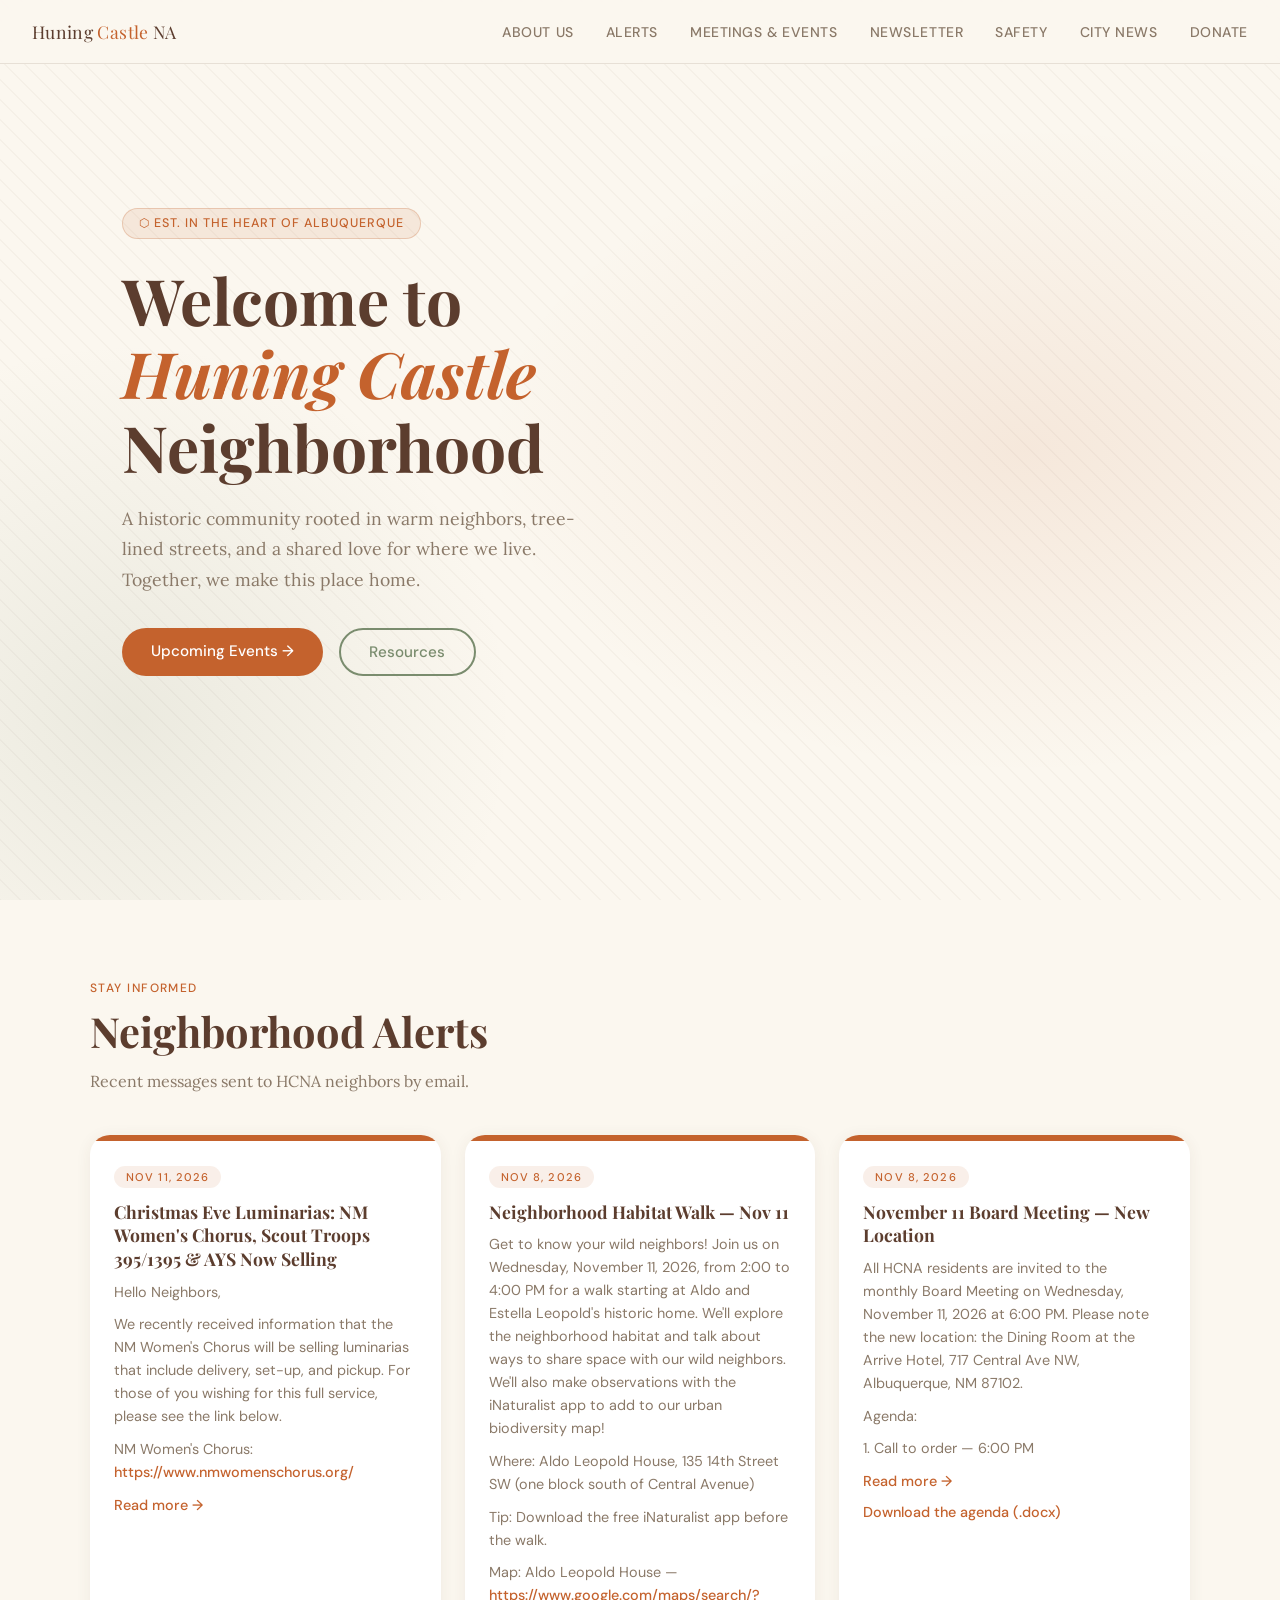
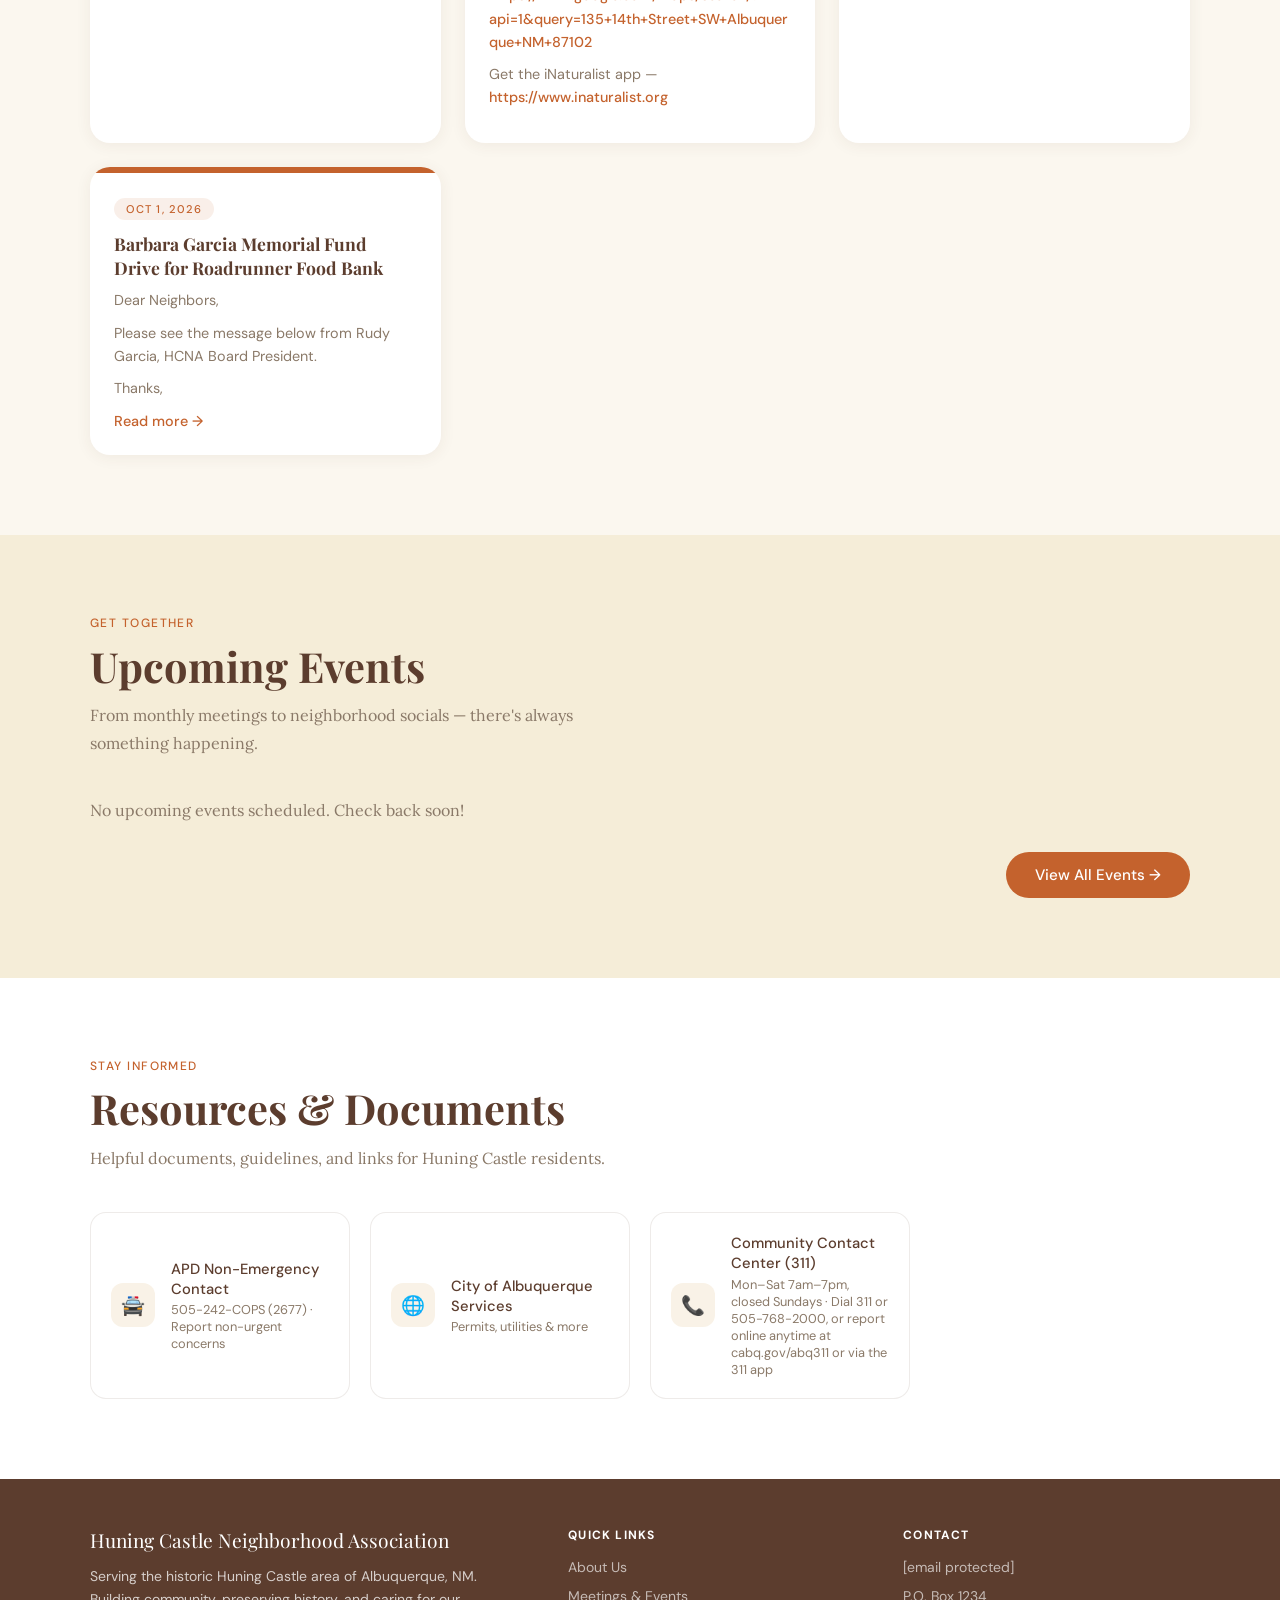
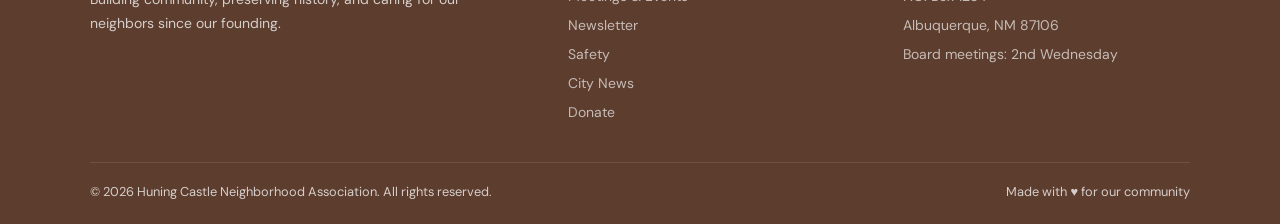
<file: index.html>
<!DOCTYPE html>
<html lang="en">
<head>
  <meta charset="UTF-8">
  <meta name="viewport" content="width=device-width, initial-scale=1.0">
  <title>Huning Castle Neighborhood Association</title>
  <link rel="preconnect" href="https://fonts.googleapis.com">
  <link href="https://fonts.googleapis.com/css2?family=Playfair+Display:ital,wght@0,400;0,700;1,400&family=Lora:ital,wght@0,400;0,500;1,400&family=DM+Sans:wght@300;400;500&display=swap" rel="stylesheet">
  <link rel="stylesheet" href="css/styles.css">
</head>
<body>

<!-- NAV -->
<nav>
  <a href="index.html" class="nav-brand" style="text-decoration:none;">Huning <span>Castle</span> NA</a>
  <ul class="nav-links">
    <li><a href="about.html">About Us</a></li>
    <li><a href="#alerts">Alerts</a></li>
    <li><a href="events.html">Meetings &amp; Events</a></li>
    <li><a href="newsletter.html">Newsletter</a></li>
    <li><a href="safety.html">Safety</a></li>
    <li><a href="citynews.html">City News</a></li>
    <li><a href="donate.html">Donate</a></li>
  </ul>
  <button class="hamburger" aria-label="Toggle menu" onclick="toggleMenu()">
    <span></span>
    <span></span>
    <span></span>
  </button>
</nav>

<!-- Mobile Menu -->
<div class="mobile-menu" id="mobileMenu">
  <ul>
    <li><a href="about.html" onclick="closeMenu()">About Us</a></li>
    <li><a href="#alerts" onclick="closeMenu()">Alerts</a></li>
    <li><a href="events.html" onclick="closeMenu()">Meetings &amp; Events</a></li>
    <li><a href="newsletter.html" onclick="closeMenu()">Newsletter</a></li>
    <li><a href="safety.html" onclick="closeMenu()">Safety</a></li>
    <li><a href="citynews.html" onclick="closeMenu()">City News</a></li>
    <li><a href="donate.html" onclick="closeMenu()">Donate</a></li>
  </ul>
</div>

<!-- HERO -->
<section id="home">
  <div class="hero-bg"></div>
  <div class="hero-pattern"></div>
  <div class="hero-content">
    <div class="hero-text">
      <div class="hero-badge">⬡ Est. in the Heart of Albuquerque</div>
      <h1 class="hero-title">Welcome to <em>Huning Castle</em> Neighborhood</h1>
      <p class="hero-subtitle">A historic community rooted in warm neighbors, tree-lined streets, and a shared love for where we live. Together, we make this place home.</p>
      <div class="hero-actions">
        <a href="events.html" class="btn-primary">Upcoming Events →</a>
        <a href="#resources" class="btn-secondary">Resources</a>
      </div>
    </div>
  </div>
</section>

<!-- ALERTS -->
<section id="alerts">
  <div class="section-inner">
    <div class="section-header">
      <div class="section-label">Stay Informed</div>
      <h2 class="section-title">Neighborhood Alerts</h2>
      <p class="section-desc">Recent messages sent to HCNA neighbors by email.</p>
    </div>
    <div class="news-grid" id="alerts-grid">
      <p class="section-desc" id="alerts-status">Loading alerts…</p>
    </div>
  </div>
</section>

<!-- UPCOMING EVENTS PREVIEW -->
<section style="background: var(--sand);">
  <div class="section-inner">
    <div class="section-header">
      <div class="section-label">Get Together</div>
      <h2 class="section-title">Upcoming Events</h2>
      <p class="section-desc">From monthly meetings to neighborhood socials — there's always something happening.</p>
    </div>
    <div class="events-list" id="upcoming-events"></div>
    <div style="margin-top: 1.75rem; text-align: right;">
      <a href="events.html" class="btn-primary">View All Events →</a>
    </div>
  </div>
</section>

<!-- RESOURCES -->
<section id="resources">
  <div class="section-inner">
    <div class="section-header">
      <div class="section-label">Stay Informed</div>
      <h2 class="section-title">Resources &amp; Documents</h2>
      <p class="section-desc">Helpful documents, guidelines, and links for Huning Castle residents.</p>
    </div>
    <div class="resources-grid">
      <a href="https://www.cabq.gov/police/contact-the-police" target="_blank" rel="noopener" class="resource-item">
        <div class="resource-icon icon-link">🚔</div>
        <div class="resource-info">
          <div class="title">APD Non-Emergency Contact</div>
          <div class="desc">505-242-COPS (2677) · Report non-urgent concerns</div>
        </div>
      </a>
      <a href="https://www.cabq.gov" target="_blank" rel="noopener" class="resource-item">
        <div class="resource-icon icon-link">🌐</div>
        <div class="resource-info">
          <div class="title">City of Albuquerque Services</div>
          <div class="desc">Permits, utilities &amp; more</div>
        </div>
      </a>
      <a href="https://www.cabq.gov/311/abq311" target="_blank" rel="noopener" class="resource-item">
        <div class="resource-icon icon-link">📞</div>
        <div class="resource-info">
          <div class="title">Community Contact Center (311)</div>
          <div class="desc">Mon–Sat 7am–7pm, closed Sundays · Dial 311 or 505-768-2000, or report online anytime at cabq.gov/abq311 or via the 311 app</div>
        </div>
      </a>
    </div>
  </div>
</section>

<!-- FOOTER -->
<footer>
  <div class="footer-inner">
    <div class="footer-top">
      <div class="footer-brand">
        <div class="logo">Huning Castle Neighborhood Association</div>
        <p>Serving the historic Huning Castle area of Albuquerque, NM. Building community, preserving history, and caring for our neighbors since our founding.</p>
      </div>
      <div>
        <h5>Quick Links</h5>
        <ul>
          <li><a href="about.html">About Us</a></li>
          <li><a href="events.html">Meetings &amp; Events</a></li>
          <li><a href="newsletter.html">Newsletter</a></li>
          <li><a href="safety.html">Safety</a></li>
          <li><a href="citynews.html">City News</a></li>
          <li><a href="donate.html">Donate</a></li>
        </ul>
      </div>
      <div>
        <h5>Contact</h5>
        <ul>
          <li><a href="/cdn-cgi/l/email-protection#3851565e5778505b565916574a5f"><span class="__cf_email__" data-cfemail="e68f888089a68e858887c8899481">[email&#160;protected]</span></a></li>
          <li><a href="#">P.O. Box 1234</a></li>
          <li><a href="#">Albuquerque, NM 87106</a></li>
          <li><a href="#">Board meetings: 2nd Wednesday</a></li>
        </ul>
      </div>
    </div>
    <div class="footer-bottom">
      <span>© 2026 Huning Castle Neighborhood Association. All rights reserved.</span>
      <span>Made with ♥ for our community</span>
    </div>
  </div>
</footer>

<script src="js/main.js"></script>
<script src="js/events-data.js"></script>
<script>
// Neighborhood alerts feed. For now: local alerts.json. Later: Apps Script web app URL.
const ALERTS_URL = 'alerts.json';
// Used if ALERTS_URL fails, times out, or returns something unexpected.
const ALERTS_FALLBACK_URL = 'alerts.json';
const ALERTS_TIMEOUT_MS = 8000;
// Alerts longer than ALERT_COLLAPSE_OVER paragraphs show only the first ALERT_PREVIEW_PARAS until expanded.
const ALERT_PREVIEW_PARAS = 3;
const ALERT_COLLAPSE_OVER = 6;
// Builds text nodes and <a> elements, never HTML strings, so email content stays inert.
function appendLinkified(el, text) {
  const re = /(https?:\/\/[^\s<>"]+[^\s<>".,;:!?)]|[\w.+-]+@[\w-]+(?:\.[\w-]+)+)/g;
  let last = 0, m;
  while ((m = re.exec(text))) {
    el.append(text.slice(last, m.index));
    const link = document.createElement('a');
    link.className = 'read-more';
    link.textContent = m[0];
    if (m[0].includes('@') && !/^https?:/.test(m[0])) {
      link.href = 'mailto:' + m[0];
    } else {
      link.href = m[0];
      link.target = '_blank';
      link.rel = 'noopener';
    }
    el.append(link);
    last = re.lastIndex;
  }
  el.append(text.slice(last));
}
async function fetchAlerts(url) {
  const opts = window.AbortSignal && AbortSignal.timeout ? { signal: AbortSignal.timeout(ALERTS_TIMEOUT_MS) } : {};
  const res = await fetch(url, opts);
  if (!res.ok) throw new Error('HTTP ' + res.status);
  const data = await res.json();
  if (!data || !Array.isArray(data.alerts)) throw new Error('Unexpected alerts format');
  return data;
}
async function loadAlerts() {
  const grid = document.getElementById('alerts-grid');
  const status = document.getElementById('alerts-status');
  try {
    let data;
    try {
      data = await fetchAlerts(ALERTS_URL);
    } catch (e) {
      if (ALERTS_URL === ALERTS_FALLBACK_URL) throw e;
      data = await fetchAlerts(ALERTS_FALLBACK_URL);
    }
    grid.innerHTML = '';
    if (!data.alerts.length) {
      grid.innerHTML = '<p class="section-desc">No recent alerts.</p>';
      return;
    }
    data.alerts.forEach(a => {
      const card = document.createElement('div');
      card.className = 'news-card';
      const accent = document.createElement('div');
      accent.className = 'news-card-accent accent-terracotta';
      const body = document.createElement('div');
      body.className = 'news-card-body';
      const tag = document.createElement('span');
      tag.className = 'news-tag tag-announce';
      tag.textContent = new Date(a.date).toLocaleDateString('en-US',
        { month: 'short', day: 'numeric', year: 'numeric' });
      const h = document.createElement('h4');
      h.textContent = a.subject;
      body.append(tag, h);
      const paras = a.body.split(/\n{2,}/);
      const extra = [];
      paras.forEach((par, i) => {
        const p = document.createElement('p');
        p.style.marginBottom = '0.6rem';
        p.style.overflowWrap = 'anywhere';
        appendLinkified(p, par.replace(/\n/g, ' '));
        if (paras.length > ALERT_COLLAPSE_OVER && i >= ALERT_PREVIEW_PARAS) { p.hidden = true; extra.push(p); }
        body.appendChild(p);
      });
      if (extra.length) {
        const toggle = document.createElement('button');
        toggle.type = 'button';
        toggle.className = 'read-more';
        toggle.style.cssText = 'background:none;border:0;padding:0;cursor:pointer;font-family:inherit;font-size:0.9rem;';
        toggle.textContent = 'Read more →';
        toggle.setAttribute('aria-expanded', 'false');
        toggle.addEventListener('click', () => {
          const open = toggle.getAttribute('aria-expanded') !== 'true';
          extra.forEach(p => { p.hidden = !open; });
          toggle.setAttribute('aria-expanded', String(open));
          toggle.textContent = open ? 'Show less ↑' : 'Read more →';
        });
        body.appendChild(toggle);
      }
      // Optional downloadable file stored in the repo, e.g. a meeting agenda.
      if (a.attachment && a.attachment.url) {
        const p = document.createElement('p');
        p.style.marginTop = '0.6rem';
        const link = document.createElement('a');
        link.className = 'read-more';
        link.href = a.attachment.url;
        link.setAttribute('download', '');
        link.textContent = a.attachment.label || 'Download attachment';
        p.appendChild(link);
        body.appendChild(p);
      }
      card.append(accent, body);
      grid.appendChild(card);
    });
  } catch (e) {
    if (status) status.textContent = 'Alerts are unavailable right now. Please check your email or our Facebook page.';
  }
}
loadAlerts();
// Upcoming events preview, built from siteEvents in js/events-data.js.
const UPCOMING_EVENTS_LIMIT = 3;
function renderUpcomingEvents(now = new Date()) {
  const list = document.getElementById('upcoming-events');
  const today = new Date(now.getFullYear(), now.getMonth(), now.getDate());
  const toDate = iso => { const [y, m, d] = iso.split('-').map(Number); return new Date(y, m - 1, d); };
  const upcoming = siteEvents
    .filter(e => toDate(e.date) >= today)
    .sort((a, b) => toDate(a.date) - toDate(b.date))
    .slice(0, UPCOMING_EVENTS_LIMIT);
  list.innerHTML = '';
  if (!upcoming.length) {
    list.innerHTML = '<p class="section-desc">No upcoming events scheduled. Check back soon!</p>';
    return;
  }
  upcoming.forEach(e => {
    const isMeeting = /meeting/i.test(e.title);
    const row = document.createElement('div');
    row.className = 'event-row ' + (isMeeting ? 'meeting' : 'community');
    const dateBox = document.createElement('div');
    dateBox.className = 'event-big-date';
    const month = document.createElement('div');
    month.className = 'month';
    month.textContent = toDate(e.date).toLocaleDateString('en-US', { month: 'short' });
    const day = document.createElement('div');
    day.className = 'day';
    day.textContent = toDate(e.date).getDate();
    dateBox.append(month, day);
    const info = document.createElement('div');
    info.className = 'event-info';
    const h = document.createElement('h4');
    h.textContent = e.title;
    const meta = document.createElement('div');
    meta.className = 'event-meta';
    meta.textContent = '📍 ' + e.location + ' · ' + e.time;
    info.append(h, meta);
    const badge = document.createElement('span');
    badge.className = 'event-badge ' + (isMeeting ? 'badge-meeting' : 'badge-community');
    badge.textContent = isMeeting ? 'Meeting' : 'Community';
    row.append(dateBox, info, badge);
    list.appendChild(row);
  });
}
renderUpcomingEvents();
</script>
</body>
</html>
</file>
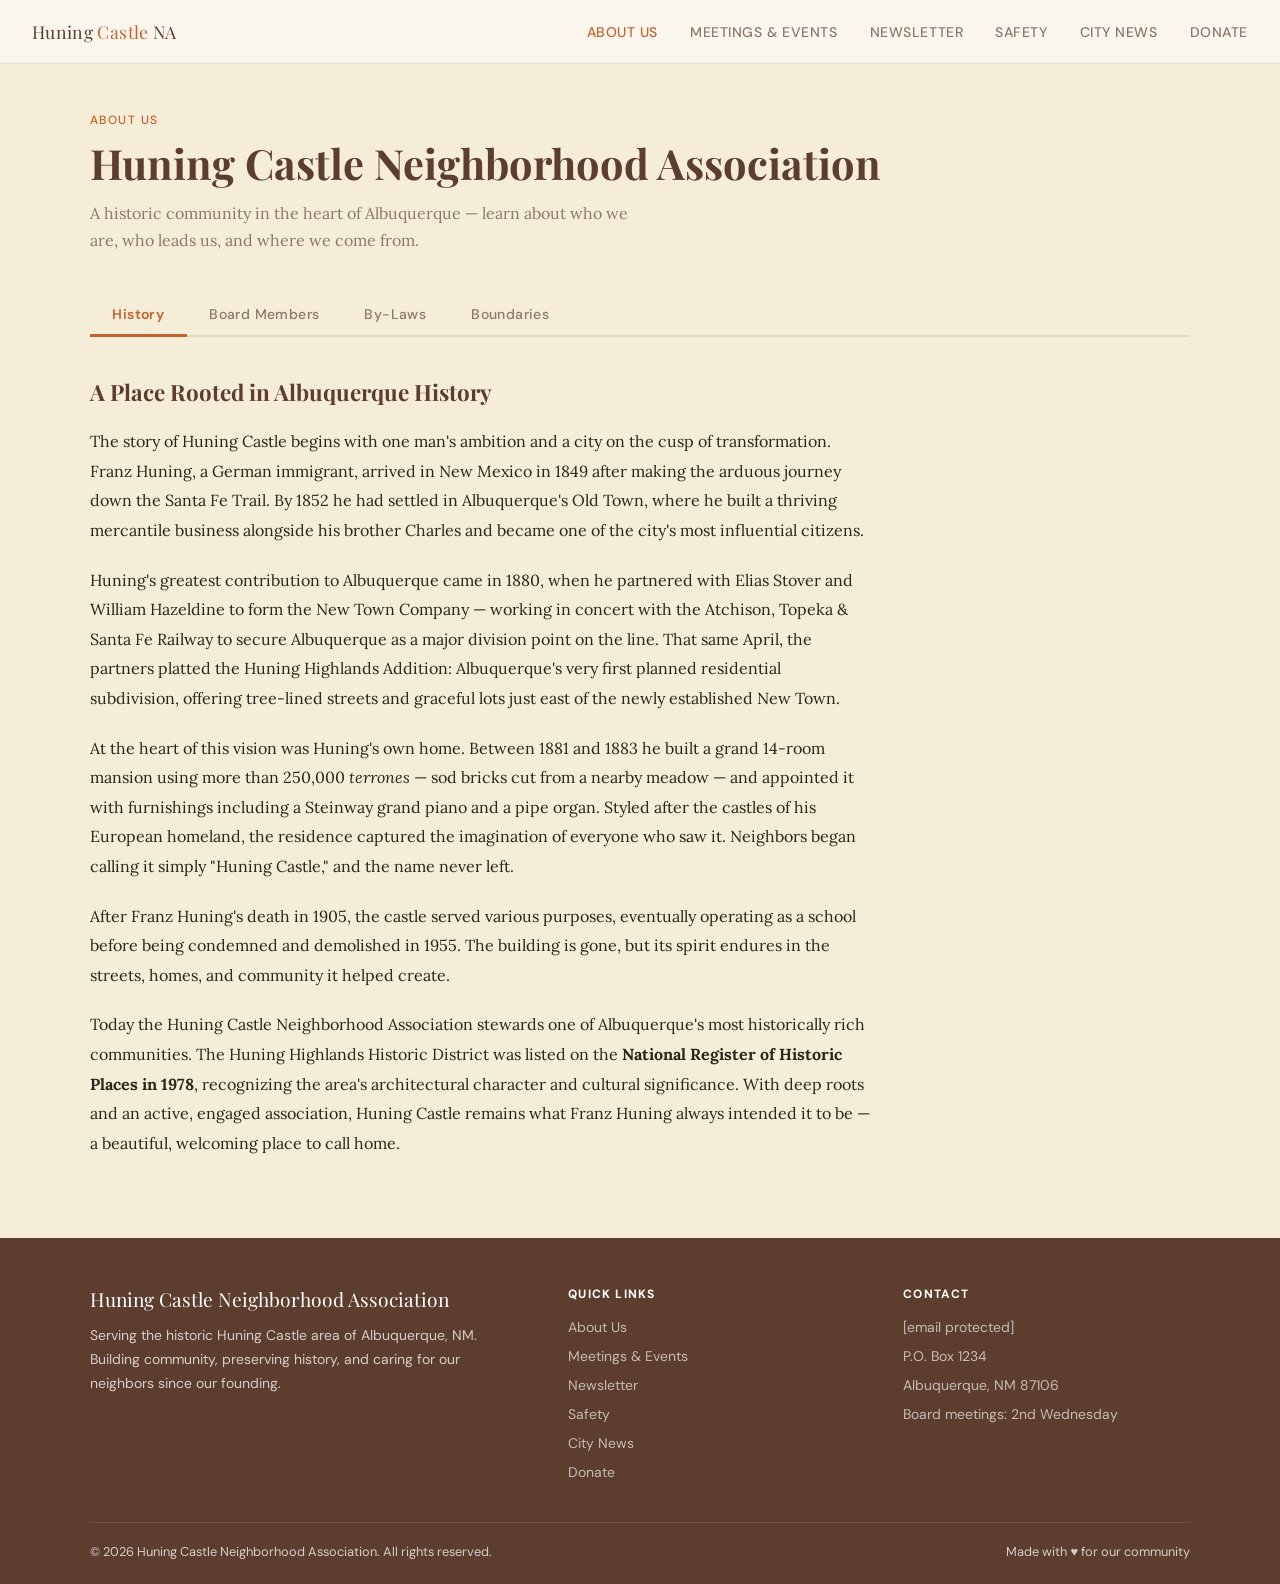
<file: about.html>
<!DOCTYPE html>
<html lang="en">
<head>
  <meta charset="UTF-8">
  <meta name="viewport" content="width=device-width, initial-scale=1.0">
  <title>About Us — Huning Castle Neighborhood Association</title>
  <link rel="preconnect" href="https://fonts.googleapis.com">
  <link href="https://fonts.googleapis.com/css2?family=Playfair+Display:ital,wght@0,400;0,700;1,400&family=Lora:ital,wght@0,400;0,500;1,400&family=DM+Sans:wght@300;400;500&display=swap" rel="stylesheet">
  <link rel="stylesheet" href="css/styles.css">
</head>
<body>

<!-- NAV -->
<nav>
  <a href="index.html" class="nav-brand" style="text-decoration:none;">Huning <span>Castle</span> NA</a>
  <ul class="nav-links">
    <li><a href="about.html" class="nav-active">About Us</a></li>
    <li><a href="events.html">Meetings &amp; Events</a></li>
    <li><a href="newsletter.html">Newsletter</a></li>
    <li><a href="safety.html">Safety</a></li>
    <li><a href="citynews.html">City News</a></li>
    <li><a href="donate.html">Donate</a></li>
  </ul>
  <button class="hamburger" aria-label="Toggle menu" onclick="toggleMenu()">
    <span></span>
    <span></span>
    <span></span>
  </button>
</nav>

<!-- Mobile Menu -->
<div class="mobile-menu" id="mobileMenu">
  <ul>
    <li><a href="about.html" class="nav-active" onclick="closeMenu()">About Us</a></li>
    <li><a href="events.html" onclick="closeMenu()">Meetings &amp; Events</a></li>
    <li><a href="newsletter.html" onclick="closeMenu()">Newsletter</a></li>
    <li><a href="safety.html" onclick="closeMenu()">Safety</a></li>
    <li><a href="citynews.html" onclick="closeMenu()">City News</a></li>
    <li><a href="donate.html" onclick="closeMenu()">Donate</a></li>
  </ul>
</div>

<!-- ABOUT US -->
<section id="about" style="background: var(--sand); padding-top: calc(64px + 3rem);">
  <div class="section-inner">
    <div class="section-header">
      <div class="section-label">About Us</div>
      <h2 class="section-title">Huning Castle Neighborhood Association</h2>
      <p class="section-desc">A historic community in the heart of Albuquerque — learn about who we are, who leads us, and where we come from.</p>
    </div>

    <!-- Sub-tab navigation -->
    <div class="subtab-nav">
      <button class="subtab-btn active" onclick="switchSubTab('history', this)">History</button>
      <button class="subtab-btn" onclick="switchSubTab('board', this)">Board Members</button>
      <button class="subtab-btn" onclick="switchSubTab('bylaws', this)">By-Laws</button>
      <button class="subtab-btn" onclick="switchSubTab('boundaries', this)">Boundaries</button>
    </div>

    <!-- History -->
    <div class="subtab-panel active" id="subtab-history">
      <div class="history-prose">
        <h3>A Place Rooted in Albuquerque History</h3>
        <p>The story of Huning Castle begins with one man's ambition and a city on the cusp of transformation. Franz Huning, a German immigrant, arrived in New Mexico in 1849 after making the arduous journey down the Santa Fe Trail. By 1852 he had settled in Albuquerque's Old Town, where he built a thriving mercantile business alongside his brother Charles and became one of the city's most influential citizens.</p>
        <p>Huning's greatest contribution to Albuquerque came in 1880, when he partnered with Elias Stover and William Hazeldine to form the New Town Company — working in concert with the Atchison, Topeka &amp; Santa Fe Railway to secure Albuquerque as a major division point on the line. That same April, the partners platted the Huning Highlands Addition: Albuquerque's very first planned residential subdivision, offering tree-lined streets and graceful lots just east of the newly established New Town.</p>
        <p>At the heart of this vision was Huning's own home. Between 1881 and 1883 he built a grand 14-room mansion using more than 250,000 <em>terrones</em> — sod bricks cut from a nearby meadow — and appointed it with furnishings including a Steinway grand piano and a pipe organ. Styled after the castles of his European homeland, the residence captured the imagination of everyone who saw it. Neighbors began calling it simply "Huning Castle," and the name never left.</p>
        <p>After Franz Huning's death in 1905, the castle served various purposes, eventually operating as a school before being condemned and demolished in 1955. The building is gone, but its spirit endures in the streets, homes, and community it helped create.</p>
        <p>Today the Huning Castle Neighborhood Association stewards one of Albuquerque's most historically rich communities. The Huning Highlands Historic District was listed on the <strong>National Register of Historic Places in 1978</strong>, recognizing the area's architectural character and cultural significance. With deep roots and an active, engaged association, Huning Castle remains what Franz Huning always intended it to be — a beautiful, welcoming place to call home.</p>
      </div>
    </div>

    <!-- Board Members -->
    <div class="subtab-panel" id="subtab-board">
      <div class="board-grid">
        <div class="board-member">
          <div class="avatar">R</div>
          <div class="name">Rudy Garcia</div>
          <div class="email"><a href="mailto:rmgconsults@msn.com">rmgconsults@msn.com</a></div>
        </div>
        <div class="board-member">
          <div class="avatar">L</div>
          <div class="name">Lara Bryson</div>
          <div class="email"><a href="mailto:lara.bryson@hotmail.com">lara.bryson@hotmail.com</a></div>
        </div>
        <div class="board-member">
          <div class="avatar">M</div>
          <div class="name">Mark Pinkalla</div>
          <div class="email"><a href="mailto:mpinkalla@yahoo.com">mpinkalla@yahoo.com</a></div>
        </div>
        <div class="board-member">
          <div class="avatar">J</div>
          <div class="name">Jon Patterson</div>
          <div class="email"><a href="mailto:jonppatterson@gmail.com">jonppatterson@gmail.com</a></div>
        </div>
        <div class="board-member">
          <div class="avatar">F</div>
          <div class="name">Fred Rivera</div>
          <div class="email"><a href="mailto:FRivera354@aol.com">FRivera354@aol.com</a></div>
        </div>
        <div class="board-member">
          <div class="avatar">R</div>
          <div class="name">Robert Rodriguez</div>
          <div class="email"><a href="mailto:Roberto.rodriguez2@gmail.com">Roberto.rodriguez2@gmail.com</a></div>
        </div>
        <div class="board-member">
          <div class="avatar">K</div>
          <div class="name">Kendall Corley</div>
          <div class="email"><a href="mailto:Corleynine@gmail.com">Corleynine@gmail.com</a></div>
        </div>
        <div class="board-member">
          <div class="avatar">J</div>
          <div class="name">Joanne Pinkalla</div>
          <div class="email"><a href="mailto:jpinkalla@yahoo.com">jpinkalla@yahoo.com</a></div>
        </div>
        <div class="board-member">
          <div class="avatar">B</div>
          <div class="name">Brenda Marks</div>
          <div class="email"><a href="mailto:brenda.marks648@gmail.com">brenda.marks648@gmail.com</a></div>
        </div>
        <div class="board-member">
          <div class="avatar">C</div>
          <div class="name">Clara Hardgrave</div>
          <div class="email"><a href="mailto:ableinspiredot@gmail.com">ableinspiredot@gmail.com</a></div>
        </div>
        <div class="board-member">
          <div class="avatar">S</div>
          <div class="name">Sibylle Pilgrim</div>
          <div class="email"><a href="mailto:jspilgrim2001@yahoo.com">jspilgrim2001@yahoo.com</a></div>
        </div>
        <div class="board-member">
          <div class="avatar">D</div>
          <div class="name">David Kleinfeld</div>
          <div class="email"><a href="mailto:davidk@swcp.com">davidk@swcp.com</a></div>
        </div>
      </div>
    </div>

    <!-- By-Laws -->
    <div class="subtab-panel" id="subtab-bylaws">
      <div class="history-prose">
        <h3>Amended and Restated Bylaws</h3>
        <p style="color: var(--warm-gray); font-style: italic; margin-bottom: 2rem;">Adopted by the Board of Directors on January 10, 2024.</p>

        <h3 style="font-size: 1.2rem;">Article I</h3>
        <p><strong>Section 1.1 — Name:</strong> The name of this corporation is the Huning Castle Neighborhood Association.</p>
        <p><strong>Section 1.2 — Address:</strong> The corporation office is located within the Huning Castle neighborhood of Albuquerque NM.</p>
        <p><strong>Section 1.3 — Boundaries:</strong> The exterior boundaries of the area covered by the Huning Castle Neighborhood Association are Central, the west side of 14th Street, Coal, Alcalde, Tingley, Laguna and San Pasquale together with the area commonly known as the Albuquerque Country Club.</p>

        <h3 style="font-size: 1.2rem;">Article II</h3>
        <p><strong>Section 2.1 — Purpose:</strong> The purpose of the Huning Castle Neighborhood Association is to preserve and enhance the neighborhood located adjacent to the downtown area in the Huning Castle Addition of the City of Albuquerque so that the quality of life in this area is in keeping with the social, environmental, culture and historic needs and interests of the residents. Dues, fees, and donations shall be used to accomplish the purposes listed above.</p>

        <h3 style="font-size: 1.2rem;">Article III</h3>
        <p><strong>Section 3.1 — Membership:</strong> There are two types of memberships in the Huning Castle Neighborhood Association: regular and business.</p>
        <p><strong>Section 3.2 — Regular Membership:</strong> Any person who is a resident of, or who owns property within the boundaries of, the Huning Castle Neighborhood Association is eligible to become a regular member.</p>
        <p><strong>Section 3.3 — Business Membership:</strong> Any person or legal entity who operates a place of business within the boundaries of the Huning Castle Neighborhood Association is eligible to become a business member.</p>
        <p><strong>Section 3.4 — Voting:</strong> Members are each entitled to one (1) vote.</p>
        <p><strong>Section 3.5 — Dues:</strong> Dues shall be determined by the Board of Directors and are payable at the annual meeting, but the Association may accept late payment of dues in its discretion. Dues accrue yearly as follows: $25.00 per household or $40.00 per business membership. Payment of dues is not a prerequisite of membership or voting rights in the association. Members may contribute if they choose.</p>
        <p><strong>Section 3.6 — Meetings:</strong> Regular meetings of the general membership shall be held at such times as approved by the Board of Directors. The association shall hold at least one annual general meeting a year in May, or at a time approved by the board of directors based upon exigent circumstances. The May meeting shall be known as the annual meeting. The Board will make a reasonable attempt to give written notice of the annual meeting at least two weeks in advance by email, via its Facebook page, or by a large sign placed prominently within HCNA's boundaries, to all households and businesses located within the association's boundaries. If the Board determines an item must be voted on by the membership outside of the annual meeting, members will be given advance notice as set forth above. Each member participating will be afforded the ability to vote using at least one of the following methods: in-person, mailed paper ballot, or electronic means (except that elections held at the annual meeting must be voted on in person).</p>
        <p>No item shall be voted upon at the annual meeting unless it has been publicized as required by the City's Neighborhood Association Recognition Ordinance (NARO). Notice of the annual meeting will be given to the City's Office of Neighborhood Coordination (ONC).</p>
        <p><strong>Section 3.7 — Annual Report to Office of Neighborhood Services:</strong> An annual report must be submitted to the Office of Neighborhood Coordination within 60 days following the annual meeting of the association.</p>

        <h3 style="font-size: 1.2rem;">Article IV</h3>
        <p><strong>Section 4.1 — Board of Directors:</strong> The business and property of HCNA shall be managed and controlled by a Board of Directors that may exercise all the powers of the association, and conduct all acts not prohibited by statute, by the Articles of Incorporation or by these Bylaws.</p>
        <p><strong>Section 4.2 — Election:</strong> The Board of Directors shall be elected in person annually by a vote of the general membership, or in a virtual format if deemed necessary by the Board of Directors. Directors elected at the annual meeting of the corporation shall hold office until expiration of the term to which they are elected, except as hereinafter otherwise provided for filling vacancies.</p>
        <p><strong>Section 4.3 — Number:</strong> The number of the Board of Directors shall be twelve (12), but such number may be increased or decreased by amendment of the Bylaws. One third of the Board changes each year. The term of office is three years and there is no limit to the number of consecutive terms served. The term of office of any officer shall be extended after the third year of any term until the election of officers at the next regularly scheduled directors meeting.</p>
        <p><strong>Section 4.4 — Qualification:</strong> To qualify to become a member of the Board of Directors a person must reside within the boundaries of the Huning Castle Neighborhood Association.</p>
        <p><strong>Section 4.5 — Resignation:</strong> Any director may resign at any time by giving written notice to the Board of Directors.</p>
        <p><strong>Section 4.6 — Vacancies:</strong> Any vacancy in the Board of Directors occurring during a year, including a vacancy created by an increase in the number of directors made by the Board of Directors, may be filled by the directors then serving by affirmative majority vote. Any director so elected by the Board of Directors shall hold office until the next annual meeting of the members of the corporation and, if elected, will serve the remaining term of the position vacated.</p>
        <p><strong>Section 4.7 — Annual Meeting of the Board:</strong> Within thirty days (30) of each annual meeting, the Board of Directors shall meet for the purpose of the election of officers and transaction of any other business.</p>
        <p><strong>Section 4.8 — Regular Meetings:</strong> Regular meetings of the Board of Directors are held on the second Wednesday of each month. The date and frequency of those regular meetings may be changed at the discretion of the Board of Directors.</p>
        <p><strong>Section 4.9 — Special Meetings:</strong> Special meetings of the Board of Directors may be called by the President or Secretary on the written request of any member of the Board of Directors. In the discretion of the President, a vote may be taken by email on any issue before the Board.</p>
        <p><strong>Section 4.10 — Notice of Meetings:</strong> Notice of all directors' meetings shall be given by emailing the same to directors at least three days prior to the meeting or by telephoning the same at least one day before the meeting, but such notice may be waived by any director.</p>
        <p><strong>Section 4.11 — Attendance:</strong> Directors are expected to make all reasonable efforts to attend all regular and special Board meetings. A director's unexcused absence from three consecutive meetings of the Board may be grounds for removal from the Board. Any removal action may be considered by the Board at the first regular meeting following the three consecutive absences.</p>
        <p><strong>Section 4.12 — Responsibilities:</strong> Board members are responsible for rendering reasonable assistance in carrying out the goals and objectives of the Association as stated in the Articles of Incorporation and the Bylaws. The assistance rendered shall be in terms of service as a Board of Directors officer, special representative or liaison, or a committee or sub-committee member. Board members shall be expected to put forth both personal time and effort to assist in the organization and execution of special events or projects. Further, since the Board members are representative of the residents of the neighborhood, each is responsible for disseminating information about the Association goals and activities and presenting the views of the residents to the Board as a whole.</p>
        <p><strong>Section 4.13 — President:</strong> At all meetings of the Board of Directors, the President or Vice President, or in their absence, a chairman pro-tem chosen by the directors present, shall preside.</p>
        <p><strong>Section 4.14 — Quorum:</strong> At all meetings of the Board of Directors, six directors shall be sufficient to constitute a quorum for the transaction of business. Unless otherwise provided herein, the Board of Directors may act upon approval of a majority of the quorum. Voting by proxy shall be allowed upon written assignment of a director's proxy to another present director; however, proxies shall not be used to achieve a quorum.</p>
        <p><strong>Section 4.15 — Compensation:</strong> Directors shall not receive any compensation for their services.</p>
        <p><strong>Section 4.16 — Protection from Liability:</strong> Pursuant to New Mexico §53-8-25.3, no member of the board of directors shall be held personally liable for any damages resulting from: (1) any negligent act or omission of an officer or director of the corporation; (2) any negligent act or omission of another officer or director of the corporation; or (3) any action taken as a director or any failure to take any action as a director unless: (a) the director has breached or failed to perform the duties of the director's office; and (b) the breach or failure to perform constitutes willful misconduct or recklessness. This immunity shall not extend to acts or omissions of any director of the corporation that constitutes willful misconduct or recklessness personal to that director. This immunity is limited to actions taken as a director at meetings of the board of directors, or a committee of the board of directors, or by action of the directors without a meeting. The corporation shall not transfer assets to avoid claims against corporate assets resulting from a judgment against the corporation. If a director votes to do so, the immunity provided by New Mexico law shall have no force or effect as to that director.</p>
        <p><strong>Section 4.17 — Powers:</strong> All corporate powers, except as otherwise provided in these Bylaws, the Articles of Incorporation, and the laws of the State of New Mexico, shall be vested in and exercised by the Board of Directors. The Board of Directors may by majority vote delegate to committees or to officers of the corporation such powers as they see fit.</p>
        <p><strong>Section 4.18 — Removal of Directors:</strong> Any director may be removed from office by the affirmative vote of 2/3 of the Board of Directors attending any regular or special meeting called for that purpose for conduct detrimental to the interest of the corporation, its objectives, or for refusal to render reasonable assistance in carrying out its purposes. Any such member, officer, or director proposed to be removed must be provided five (5) days' written notice by mail or email of the meeting at which their removal is to be voted upon and is entitled to appear before and be heard at such meeting.</p>

        <h3 style="font-size: 1.2rem;">Article V — Officers</h3>
        <p><strong>Section 5.1 — General:</strong> The officers of the corporation are President, Vice President, Treasurer and Secretary and such other officers as may from time to time be appointed by the directors. The officers shall be elected by the directors from among their numbers at their first meeting following the annual meeting of the membership for terms of one year.</p>
        <p><strong>Section 5.2 — President:</strong> The President shall be the chief executive officer of the corporation. He or she shall preside at all meetings of the directors and shall be an ex-officio member of every standing or temporary committee of the corporation. He or she shall execute all contracts and other instruments of writing binding the corporation and, subject always to the direction of the directors, shall exercise such authority and perform such duties as the directors may from time to time prescribe.</p>
        <p><strong>Section 5.3 — Vice President:</strong> In the event of the death, absence, incapacity, inability or refusal to act of the President, the Vice President shall possess all the powers and perform all the duties of the President, and shall do and perform such other duties as may from time to time be assigned to him or her by the Board of Directors.</p>
        <p><strong>Section 5.4 — Secretary:</strong> The Secretary shall have charge of such books, documents, and papers as the Board of Directors may determine. The Secretary shall attend and keep the minutes of all the meetings of the Board of Directors and members of the corporation, and may sign, with the President or Vice President, in the name of and on behalf of the corporation, any contracts or agreements authorized by the Board of Directors, and when so authorized or ordered by the Board of Directors, may affix the seal of corporation. He or she shall perform all duties incident to the office of Secretary, subject to the control of the Board of Directors, and shall do and perform such other duties as may be assigned to the Secretary by the Board of Directors.</p>
        <p><strong>Section 5.5 — Treasurer:</strong> The Treasurer shall have supervision and custody of all monies and securities of the corporation; shall cause to be kept full and accurate accounts of the receipts and disbursements of the corporation and books belonging to it; shall cause all monies and valuable effects to be deposited in the name and to the credit of the corporation and in such accounts and depositories as may be designated by the Board of Directors; shall disburse and supervise disbursement of the funds of the corporation in accordance with the authority of the Board of Directors, taking proper vouchers therefore; shall render to the President and Board of Directors at regular meetings or whenever the President or the Board of Directors require, an account of any transactions as Treasurer and of the financial condition of the corporation, and shall perform such other duties as the President or the Board of Directors may direct and such other duties as usually pertain to the office of Treasurer.</p>
        <p><strong>Section 5.6 — Consolidation of Offices:</strong> Any two or more offices may be held by the same person, except the offices of President and Treasurer. The Board of Directors may delegate some or all the functions, duties, powers, and responsibilities of any officer from whom such responsibility has been transferred to other members of the Board of Directors.</p>
        <p><strong>Section 5.7 — Vacancies:</strong> Vacancies occasioned by the death, resignation, incapacity, or removal of officers of the corporation, shall be filled by a majority vote of the directors at the next regular meeting of the Board of Directors, or at a special meeting called for that purpose, and such person or persons so chosen to fill such a vacancy or vacancies shall serve until the next annual election of officers.</p>
        <p><strong>Section 5.8 — Removal:</strong> Any officer elected or appointed by the directors may be removed at any time by affirmative vote of the majority of all the directors of the corporation.</p>

        <h3 style="font-size: 1.2rem;">Article VI</h3>
        <p><strong>Section 6.1 — Agents and Representatives:</strong> The Board of Directors may appoint, retain, and compensate agents or representatives of the corporation with powers to perform acts or duties on behalf of the corporation as the Board of Directors may see fit, so far as may be consistent with these Bylaws and to the extent authorized or permitted by law.</p>

        <h3 style="font-size: 1.2rem;">Article VII</h3>
        <p><strong>Section 7.1 — Committees:</strong> The Directors of the corporation may create and designate one or more committees or sub-committees on behalf of the membership. Each committee or sub-committee may include one or more directors. Said committees and sub-committees shall have and exercise all powers granted to them by the directors who approved the formation of such committee(s).</p>

        <h3 style="font-size: 1.2rem;">Article VIII</h3>
        <p><strong>Section 8.1 — Stock:</strong> The corporation shall not have nor issue shares of stock.</p>

        <h3 style="font-size: 1.2rem;">Article IX</h3>
        <p><strong>Section 9.1 — Fiscal Year and Audit:</strong> The fiscal year of the corporation shall close on April 30 of each year. It shall be the option of the directors, prior to each annual meeting, to appoint a competent accountant to examine and audit all the books, records, checks, vouchers, and accounts of the corporation. Such accountant shall make a written report to the directors, which report shall be submitted to the annual meeting. Such accountant may receive reasonable compensation from the corporation for their services if approved by the Board of Directors.</p>

        <h3 style="font-size: 1.2rem;">Article X</h3>
        <p><strong>Section 10.1 — Amendments:</strong> The Board of Directors shall have the power to make, alter, amend, and repeal the Bylaws of the corporation upon the affirmative vote of a two-thirds (2/3) majority of the board at a regular or special meeting of the board.</p>
      </div>
    </div>

    <!-- Boundaries -->
    <div class="subtab-panel" id="subtab-boundaries">
      <div class="history-prose">
        <h3>Neighborhood Boundaries</h3>
        <p>The exterior boundaries of the area covered by the Huning Castle Neighborhood Association are south of Central, the west side of 14th Street, northwest side of Alcalde, east of Tingley, south of Laguna from Kit Carson to San Pasquale and southeast of San Pasquale. The area is commonly known as the Albuquerque Country Club.</p>
        <p style="color: var(--warm-gray); font-size: 0.9rem; font-style: italic;">A detailed boundary map will be added here. Contact a board member if you have questions about whether your address falls within the association's boundaries.</p>
      </div>
    </div>

  </div>
</section>

<!-- FOOTER -->
<footer>
  <div class="footer-inner">
    <div class="footer-top">
      <div class="footer-brand">
        <div class="logo">Huning Castle Neighborhood Association</div>
        <p>Serving the historic Huning Castle area of Albuquerque, NM. Building community, preserving history, and caring for our neighbors since our founding.</p>
      </div>
      <div>
        <h5>Quick Links</h5>
        <ul>
          <li><a href="about.html">About Us</a></li>
          <li><a href="events.html">Meetings &amp; Events</a></li>
          <li><a href="newsletter.html">Newsletter</a></li>
          <li><a href="safety.html">Safety</a></li>
          <li><a href="citynews.html">City News</a></li>
          <li><a href="donate.html">Donate</a></li>
        </ul>
      </div>
      <div>
        <h5>Contact</h5>
        <ul>
          <li><a href="/cdn-cgi/l/email-protection#3851565e5778505b565916574a5f"><span class="__cf_email__" data-cfemail="e68f888089a68e858887c8899481">[email&#160;protected]</span></a></li>
          <li><a href="#">P.O. Box 1234</a></li>
          <li><a href="#">Albuquerque, NM 87106</a></li>
          <li><a href="#">Board meetings: 2nd Wednesday</a></li>
        </ul>
      </div>
    </div>
    <div class="footer-bottom">
      <span>© 2026 Huning Castle Neighborhood Association. All rights reserved.</span>
      <span>Made with ♥ for our community</span>
    </div>
  </div>
</footer>

<script src="js/main.js"></script>
</body>
</html>
</file>
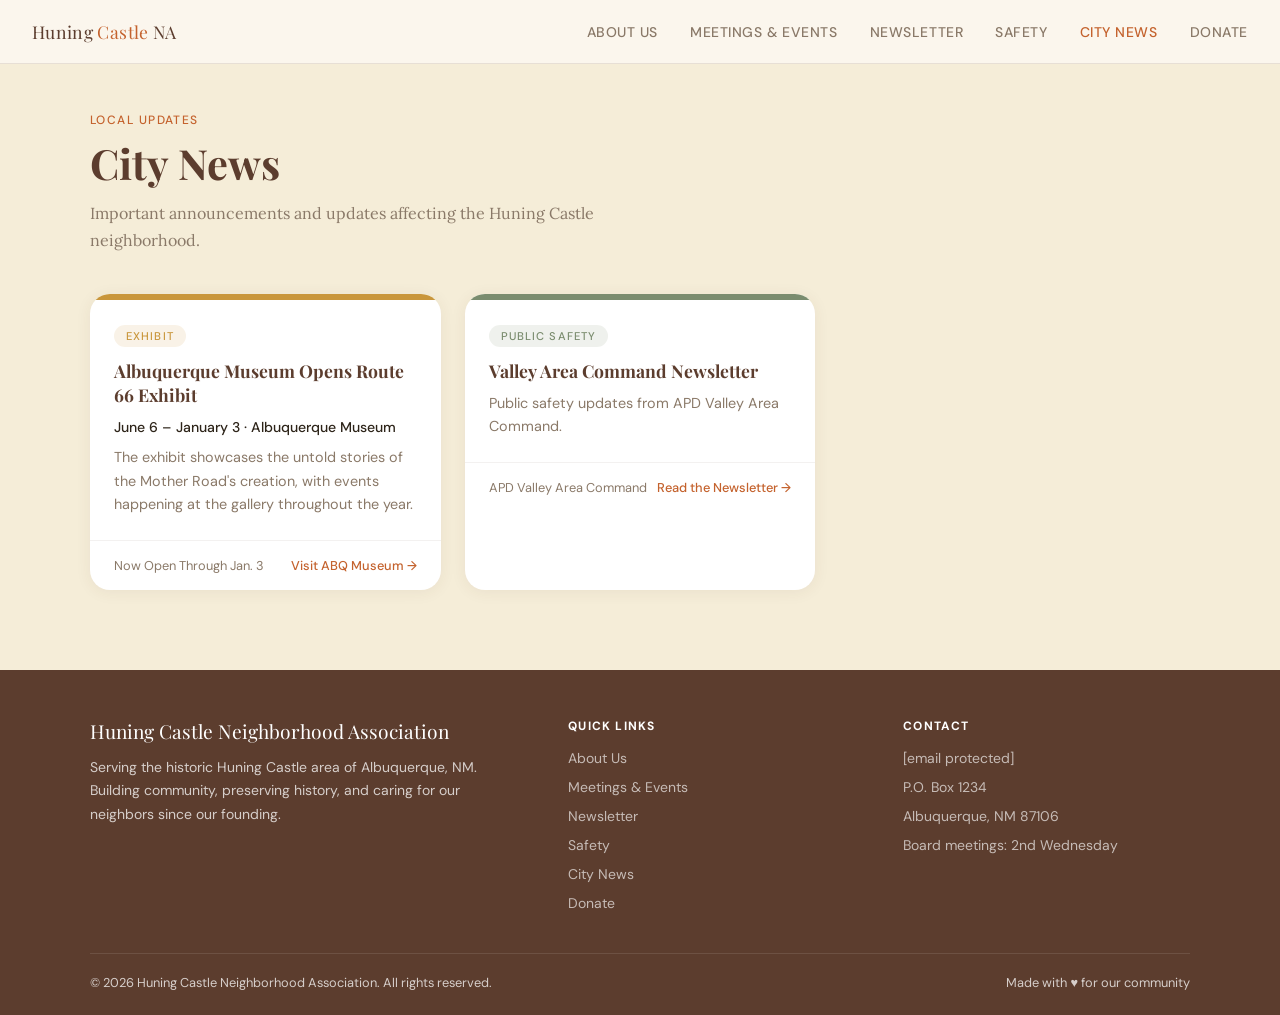
<file: citynews.html>
<!DOCTYPE html>
<html lang="en">
<head>
  <meta charset="UTF-8">
  <meta name="viewport" content="width=device-width, initial-scale=1.0">
  <title>City News — Huning Castle Neighborhood Association</title>
  <link rel="preconnect" href="https://fonts.googleapis.com">
  <link href="https://fonts.googleapis.com/css2?family=Playfair+Display:ital,wght@0,400;0,700;1,400&family=Lora:ital,wght@0,400;0,500;1,400&family=DM+Sans:wght@300;400;500&display=swap" rel="stylesheet">
  <link rel="stylesheet" href="css/styles.css">
</head>
<body>

<!-- NAV -->
<nav>
  <a href="index.html" class="nav-brand" style="text-decoration:none;">Huning <span>Castle</span> NA</a>
  <ul class="nav-links">
    <li><a href="about.html">About Us</a></li>
    <li><a href="events.html">Meetings &amp; Events</a></li>
    <li><a href="newsletter.html">Newsletter</a></li>
    <li><a href="safety.html">Safety</a></li>
    <li><a href="citynews.html" class="nav-active">City News</a></li>
    <li><a href="donate.html">Donate</a></li>
  </ul>
  <button class="hamburger" aria-label="Toggle menu" onclick="toggleMenu()">
    <span></span>
    <span></span>
    <span></span>
  </button>
</nav>

<!-- Mobile Menu -->
<div class="mobile-menu" id="mobileMenu">
  <ul>
    <li><a href="about.html" onclick="closeMenu()">About Us</a></li>
    <li><a href="events.html" onclick="closeMenu()">Meetings &amp; Events</a></li>
    <li><a href="newsletter.html" onclick="closeMenu()">Newsletter</a></li>
    <li><a href="safety.html" onclick="closeMenu()">Safety</a></li>
    <li><a href="citynews.html" class="nav-active" onclick="closeMenu()">City News</a></li>
    <li><a href="donate.html" onclick="closeMenu()">Donate</a></li>
  </ul>
</div>

<!-- CITY NEWS -->
<section id="citynews" style="background: var(--sand); padding-top: calc(64px + 3rem);">
  <div class="section-inner">
    <div class="section-header">
      <div class="section-label">Local Updates</div>
      <h2 class="section-title">City News</h2>
      <p class="section-desc">Important announcements and updates affecting the Huning Castle neighborhood.</p>
    </div>
    <div class="news-grid">
      <div class="news-card">
        <div class="news-card-accent accent-gold"></div>
        <div class="news-card-body">
          <span class="news-tag tag-reminder">Exhibit</span>
          <h4>Albuquerque Museum Opens Route 66 Exhibit</h4>
          <p style="font-size: 0.88rem; color: var(--charcoal); font-weight: 500; margin-bottom: 0.5rem;">June 6 – January 3 · Albuquerque Museum</p>
          <p>The exhibit showcases the untold stories of the Mother Road's creation, with events happening at the gallery throughout the year.</p>
        </div>
        <div class="news-card-footer">
          <span>Now Open Through Jan. 3</span>
          <a href="https://www.cabq.gov/artsculture/albuquerque-museum/albuquerque-museum" target="_blank" rel="noopener" class="read-more">Visit ABQ Museum →</a>
        </div>
      </div>

      <div class="news-card">
        <div class="news-card-accent accent-sage"></div>
        <div class="news-card-body">
          <span class="news-tag tag-update">Public Safety</span>
          <h4>Valley Area Command Newsletter</h4>
          <p>Public safety updates from APD Valley Area Command.</p>
        </div>
        <div class="news-card-footer">
          <span>APD Valley Area Command</span>
          <a href="https://mailchi.mp/8aca100b2655/valley-area-command-newsletter" target="_blank" rel="noopener noreferrer" class="read-more">Read the Newsletter →</a>
        </div>
      </div>
    </div>
  </div>
</section>

<!-- FOOTER -->
<footer>
  <div class="footer-inner">
    <div class="footer-top">
      <div class="footer-brand">
        <div class="logo">Huning Castle Neighborhood Association</div>
        <p>Serving the historic Huning Castle area of Albuquerque, NM. Building community, preserving history, and caring for our neighbors since our founding.</p>
      </div>
      <div>
        <h5>Quick Links</h5>
        <ul>
          <li><a href="about.html">About Us</a></li>
          <li><a href="events.html">Meetings &amp; Events</a></li>
          <li><a href="newsletter.html">Newsletter</a></li>
          <li><a href="safety.html">Safety</a></li>
          <li><a href="citynews.html">City News</a></li>
          <li><a href="donate.html">Donate</a></li>
        </ul>
      </div>
      <div>
        <h5>Contact</h5>
        <ul>
          <li><a href="/cdn-cgi/l/email-protection#3851565e5778505b565916574a5f"><span class="__cf_email__" data-cfemail="e68f888089a68e858887c8899481">[email&#160;protected]</span></a></li>
          <li><a href="#">P.O. Box 1234</a></li>
          <li><a href="#">Albuquerque, NM 87106</a></li>
          <li><a href="#">Board meetings: 2nd Wednesday</a></li>
        </ul>
      </div>
    </div>
    <div class="footer-bottom">
      <span>© 2026 Huning Castle Neighborhood Association. All rights reserved.</span>
      <span>Made with ♥ for our community</span>
    </div>
  </div>
</footer>

<script src="js/main.js"></script>
</body>
</html>
</file>
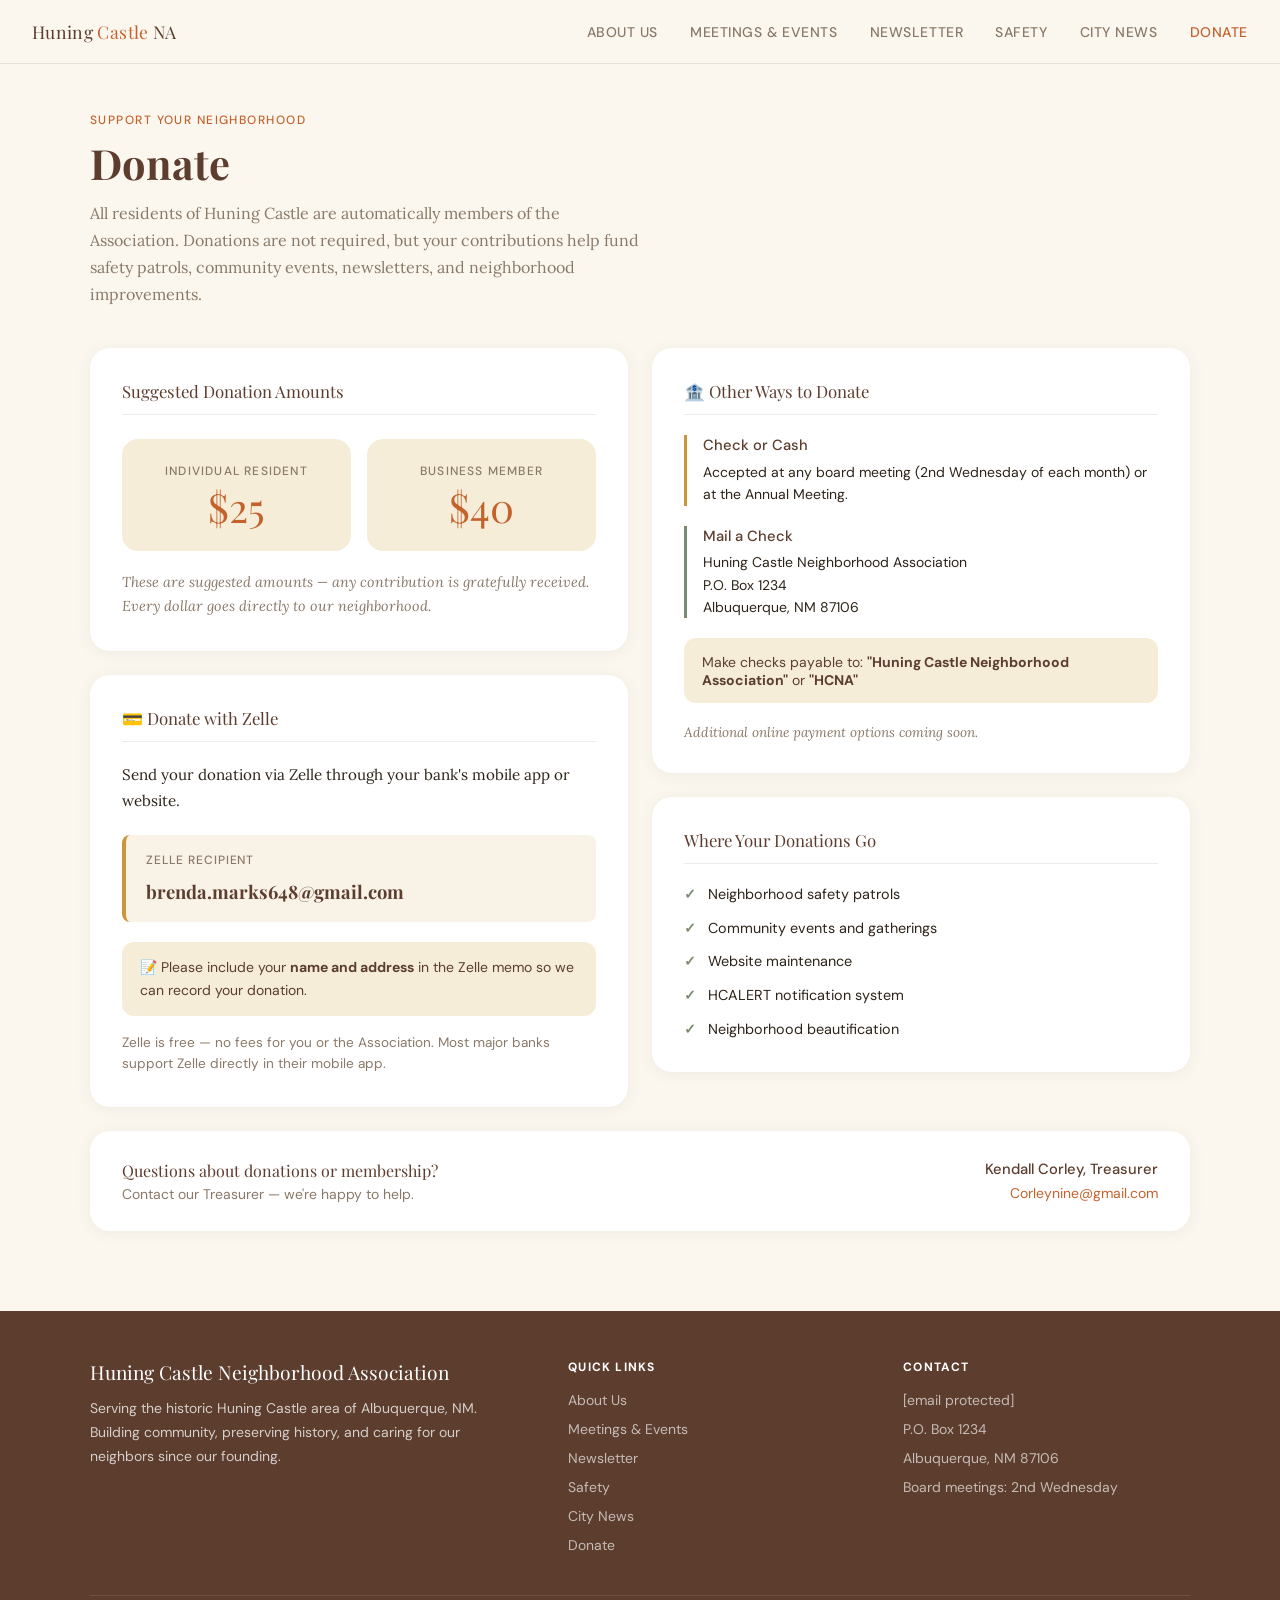
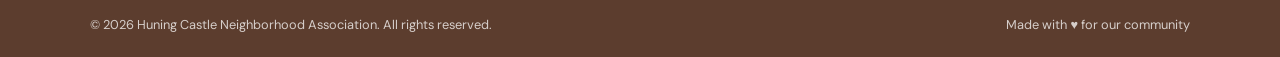
<file: donate.html>
<!DOCTYPE html>
<html lang="en">
<head>
  <meta charset="UTF-8">
  <meta name="viewport" content="width=device-width, initial-scale=1.0">
  <title>Donate — Huning Castle Neighborhood Association</title>
  <link rel="preconnect" href="https://fonts.googleapis.com">
  <link href="https://fonts.googleapis.com/css2?family=Playfair+Display:ital,wght@0,400;0,700;1,400&family=Lora:ital,wght@0,400;0,500;1,400&family=DM+Sans:wght@300;400;500&display=swap" rel="stylesheet">
  <link rel="stylesheet" href="css/styles.css">
</head>
<body>

<!-- NAV -->
<nav>
  <a href="index.html" class="nav-brand" style="text-decoration:none;">Huning <span>Castle</span> NA</a>
  <ul class="nav-links">
    <li><a href="about.html">About Us</a></li>
    <li><a href="events.html">Meetings &amp; Events</a></li>
    <li><a href="newsletter.html">Newsletter</a></li>
    <li><a href="safety.html">Safety</a></li>
    <li><a href="citynews.html">City News</a></li>
    <li><a href="donate.html" class="nav-active">Donate</a></li>
  </ul>
  <button class="hamburger" aria-label="Toggle menu" onclick="toggleMenu()">
    <span></span>
    <span></span>
    <span></span>
  </button>
</nav>

<!-- Mobile Menu -->
<div class="mobile-menu" id="mobileMenu">
  <ul>
    <li><a href="about.html" onclick="closeMenu()">About Us</a></li>
    <li><a href="events.html" onclick="closeMenu()">Meetings &amp; Events</a></li>
    <li><a href="newsletter.html" onclick="closeMenu()">Newsletter</a></li>
    <li><a href="safety.html" onclick="closeMenu()">Safety</a></li>
    <li><a href="citynews.html" onclick="closeMenu()">City News</a></li>
    <li><a href="donate.html" class="nav-active" onclick="closeMenu()">Donate</a></li>
  </ul>
</div>

<!-- DONATE -->
<section style="background: var(--cream); padding-top: calc(64px + 3rem);">
  <div class="section-inner">
    <div class="section-header">
      <div class="section-label">Support Your Neighborhood</div>
      <h2 class="section-title">Donate</h2>
      <p class="section-desc">All residents of Huning Castle are automatically members of the Association. Donations are not required, but your contributions help fund safety patrols, community events, newsletters, and neighborhood improvements.</p>
    </div>

    <div id="donate-grid" style="display: grid; grid-template-columns: 1fr 1fr; gap: 1.5rem;">

      <!-- LEFT COLUMN -->
      <div style="display: flex; flex-direction: column; gap: 1.5rem;">

        <!-- Suggested Amounts Card -->
        <div style="background: white; border-radius: 1.25rem; padding: 2rem; box-shadow: 0 2px 16px rgba(92,61,46,0.07);">
          <div style="font-family: 'Playfair Display', serif; font-size: 1.05rem; color: var(--bark); margin-bottom: 1.5rem; padding-bottom: 0.75rem; border-bottom: 1px solid rgba(92,61,46,0.1);">Suggested Donation Amounts</div>
          <div style="display: grid; grid-template-columns: 1fr 1fr; gap: 1rem; margin-bottom: 1.25rem;">
            <div style="background: var(--sand); border-radius: 1rem; padding: 1.5rem; text-align: center;">
              <div style="font-size: 0.75rem; text-transform: uppercase; letter-spacing: 0.1em; color: var(--warm-gray); font-weight: 500; margin-bottom: 0.5rem;">Individual Resident</div>
              <div style="font-family: 'Playfair Display', serif; font-size: 2.5rem; color: var(--terracotta); line-height: 1;">$25</div>
            </div>
            <div style="background: var(--sand); border-radius: 1rem; padding: 1.5rem; text-align: center;">
              <div style="font-size: 0.75rem; text-transform: uppercase; letter-spacing: 0.1em; color: var(--warm-gray); font-weight: 500; margin-bottom: 0.5rem;">Business Member</div>
              <div style="font-family: 'Playfair Display', serif; font-size: 2.5rem; color: var(--terracotta); line-height: 1;">$40</div>
            </div>
          </div>
          <p style="font-family: 'Lora', serif; font-size: 0.9rem; color: var(--warm-gray); line-height: 1.65; font-style: italic;">These are suggested amounts — any contribution is gratefully received. Every dollar goes directly to our neighborhood.</p>
        </div>

        <!-- Zelle Card -->
        <div style="background: white; border-radius: 1.25rem; padding: 2rem; box-shadow: 0 2px 16px rgba(92,61,46,0.07);">
          <div style="font-family: 'Playfair Display', serif; font-size: 1.05rem; color: var(--bark); margin-bottom: 1.25rem; padding-bottom: 0.75rem; border-bottom: 1px solid rgba(92,61,46,0.1);">💳 Donate with Zelle</div>
          <p style="font-family: 'Lora', serif; font-size: 0.95rem; color: var(--charcoal); line-height: 1.75; margin-bottom: 1.25rem;">Send your donation via Zelle through your bank's mobile app or website.</p>

          <div class="notice-alert" style="margin-bottom: 1.25rem;">
            <div style="font-size: 0.75rem; text-transform: uppercase; letter-spacing: 0.08em; color: var(--warm-gray); font-weight: 500; margin-bottom: 0.4rem;">Zelle Recipient</div>
            <div style="font-family: 'Playfair Display', serif; font-size: 1.15rem; color: var(--bark); font-weight: 700;">
              <a href="mailto:brenda.marks648@gmail.com" style="color: var(--bark); text-decoration: none;">brenda.marks648@gmail.com</a>
            </div>
          </div>

          <div style="background: var(--sand); border-radius: 0.75rem; padding: 0.9rem 1.1rem; margin-bottom: 1rem; font-size: 0.875rem; color: var(--bark); line-height: 1.6;">
            📝 Please include your <strong>name and address</strong> in the Zelle memo so we can record your donation.
          </div>

          <p style="font-size: 0.85rem; color: var(--warm-gray); line-height: 1.6;">Zelle is free — no fees for you or the Association. Most major banks support Zelle directly in their mobile app.</p>
        </div>

      </div>

      <!-- RIGHT COLUMN -->
      <div style="display: flex; flex-direction: column; gap: 1.5rem;">

        <!-- Other Ways Card -->
        <div style="background: white; border-radius: 1.25rem; padding: 2rem; box-shadow: 0 2px 16px rgba(92,61,46,0.07);">
          <div style="font-family: 'Playfair Display', serif; font-size: 1.05rem; color: var(--bark); margin-bottom: 1.25rem; padding-bottom: 0.75rem; border-bottom: 1px solid rgba(92,61,46,0.1);">🏦 Other Ways to Donate</div>

          <div style="display: flex; flex-direction: column; gap: 1.25rem;">
            <div style="border-left: 3px solid var(--gold); padding-left: 1rem;">
              <div style="font-weight: 500; font-size: 0.92rem; color: var(--bark); margin-bottom: 0.35rem;">Check or Cash</div>
              <p style="font-size: 0.875rem; color: var(--charcoal); line-height: 1.6;">Accepted at any board meeting (2nd Wednesday of each month) or at the Annual Meeting.</p>
            </div>
            <div style="border-left: 3px solid var(--sage); padding-left: 1rem;">
              <div style="font-weight: 500; font-size: 0.92rem; color: var(--bark); margin-bottom: 0.35rem;">Mail a Check</div>
              <p style="font-size: 0.875rem; color: var(--charcoal); line-height: 1.6;">
                Huning Castle Neighborhood Association<br>
                P.O. Box 1234<br>
                Albuquerque, NM 87106
              </p>
            </div>
            <div style="background: var(--sand); border-radius: 0.75rem; padding: 0.9rem 1.1rem; font-size: 0.875rem; color: var(--bark);">
              Make checks payable to: <strong>"Huning Castle Neighborhood Association"</strong> or <strong>"HCNA"</strong>
            </div>
          </div>

          <p style="font-family: 'Lora', serif; font-size: 0.85rem; color: var(--warm-gray); font-style: italic; margin-top: 1.25rem;">Additional online payment options coming soon.</p>
        </div>

        <!-- Where Donations Go Card -->
        <div style="background: white; border-radius: 1.25rem; padding: 2rem; box-shadow: 0 2px 16px rgba(92,61,46,0.07);">
          <div style="font-family: 'Playfair Display', serif; font-size: 1.05rem; color: var(--bark); margin-bottom: 1.25rem; padding-bottom: 0.75rem; border-bottom: 1px solid rgba(92,61,46,0.1);">Where Your Donations Go</div>
          <ul style="list-style: none; padding: 0; display: flex; flex-direction: column; gap: 0.75rem;">
            <li style="display: flex; gap: 0.75rem; font-size: 0.9rem; color: var(--charcoal); line-height: 1.5;">
              <span style="color: var(--sage); flex-shrink: 0; font-weight: 700;">✓</span>
              <span>Neighborhood safety patrols</span>
            </li>
            <li style="display: flex; gap: 0.75rem; font-size: 0.9rem; color: var(--charcoal); line-height: 1.5;">
              <span style="color: var(--sage); flex-shrink: 0; font-weight: 700;">✓</span>
              <span>Community events and gatherings</span>
            </li>
            <li style="display: flex; gap: 0.75rem; font-size: 0.9rem; color: var(--charcoal); line-height: 1.5;">
              <span style="color: var(--sage); flex-shrink: 0; font-weight: 700;">✓</span>
              <span>Website maintenance</span>
            </li>
            <li style="display: flex; gap: 0.75rem; font-size: 0.9rem; color: var(--charcoal); line-height: 1.5;">
              <span style="color: var(--sage); flex-shrink: 0; font-weight: 700;">✓</span>
              <span>HCALERT notification system</span>
            </li>
            <li style="display: flex; gap: 0.75rem; font-size: 0.9rem; color: var(--charcoal); line-height: 1.5;">
              <span style="color: var(--sage); flex-shrink: 0; font-weight: 700;">✓</span>
              <span>Neighborhood beautification</span>
            </li>
          </ul>
        </div>

      </div>
    </div>

    <!-- Questions — full width -->
    <div style="margin-top: 1.5rem; background: white; border-radius: 1.25rem; padding: 1.75rem 2rem; box-shadow: 0 2px 16px rgba(92,61,46,0.07); display: flex; align-items: center; justify-content: space-between; flex-wrap: wrap; gap: 1rem;">
      <div>
        <div style="font-family: 'Playfair Display', serif; font-size: 1rem; color: var(--bark); margin-bottom: 0.25rem;">Questions about donations or membership?</div>
        <div style="font-size: 0.875rem; color: var(--warm-gray);">Contact our Treasurer — we're happy to help.</div>
      </div>
      <div style="text-align: right;">
        <div style="font-weight: 500; font-size: 0.92rem; color: var(--bark);">Kendall Corley, Treasurer</div>
        <div style="margin-top: 0.2rem;"><a href="mailto:Corleynine@gmail.com" style="color: var(--terracotta); text-decoration: none; font-size: 0.875rem;">Corleynine@gmail.com</a></div>
      </div>
    </div>

  </div>
</section>

<style>
  @media (max-width: 700px) {
    #donate-grid { grid-template-columns: 1fr !important; }
  }
</style>

<!-- FOOTER -->
<footer>
  <div class="footer-inner">
    <div class="footer-top">
      <div class="footer-brand">
        <div class="logo">Huning Castle Neighborhood Association</div>
        <p>Serving the historic Huning Castle area of Albuquerque, NM. Building community, preserving history, and caring for our neighbors since our founding.</p>
      </div>
      <div>
        <h5>Quick Links</h5>
        <ul>
          <li><a href="about.html">About Us</a></li>
          <li><a href="events.html">Meetings &amp; Events</a></li>
          <li><a href="newsletter.html">Newsletter</a></li>
          <li><a href="safety.html">Safety</a></li>
          <li><a href="citynews.html">City News</a></li>
          <li><a href="donate.html">Donate</a></li>
        </ul>
      </div>
      <div>
        <h5>Contact</h5>
        <ul>
          <li><a href="/cdn-cgi/l/email-protection#3851565e5778505b565916574a5f"><span class="__cf_email__" data-cfemail="e68f888089a68e858887c8899481">[email&#160;protected]</span></a></li>
          <li><a href="#">P.O. Box 1234</a></li>
          <li><a href="#">Albuquerque, NM 87106</a></li>
          <li><a href="#">Board meetings: 2nd Wednesday</a></li>
        </ul>
      </div>
    </div>
    <div class="footer-bottom">
      <span>© 2026 Huning Castle Neighborhood Association. All rights reserved.</span>
      <span>Made with ♥ for our community</span>
    </div>
  </div>
</footer>

<script src="js/main.js"></script>
</body>
</html>
</file>
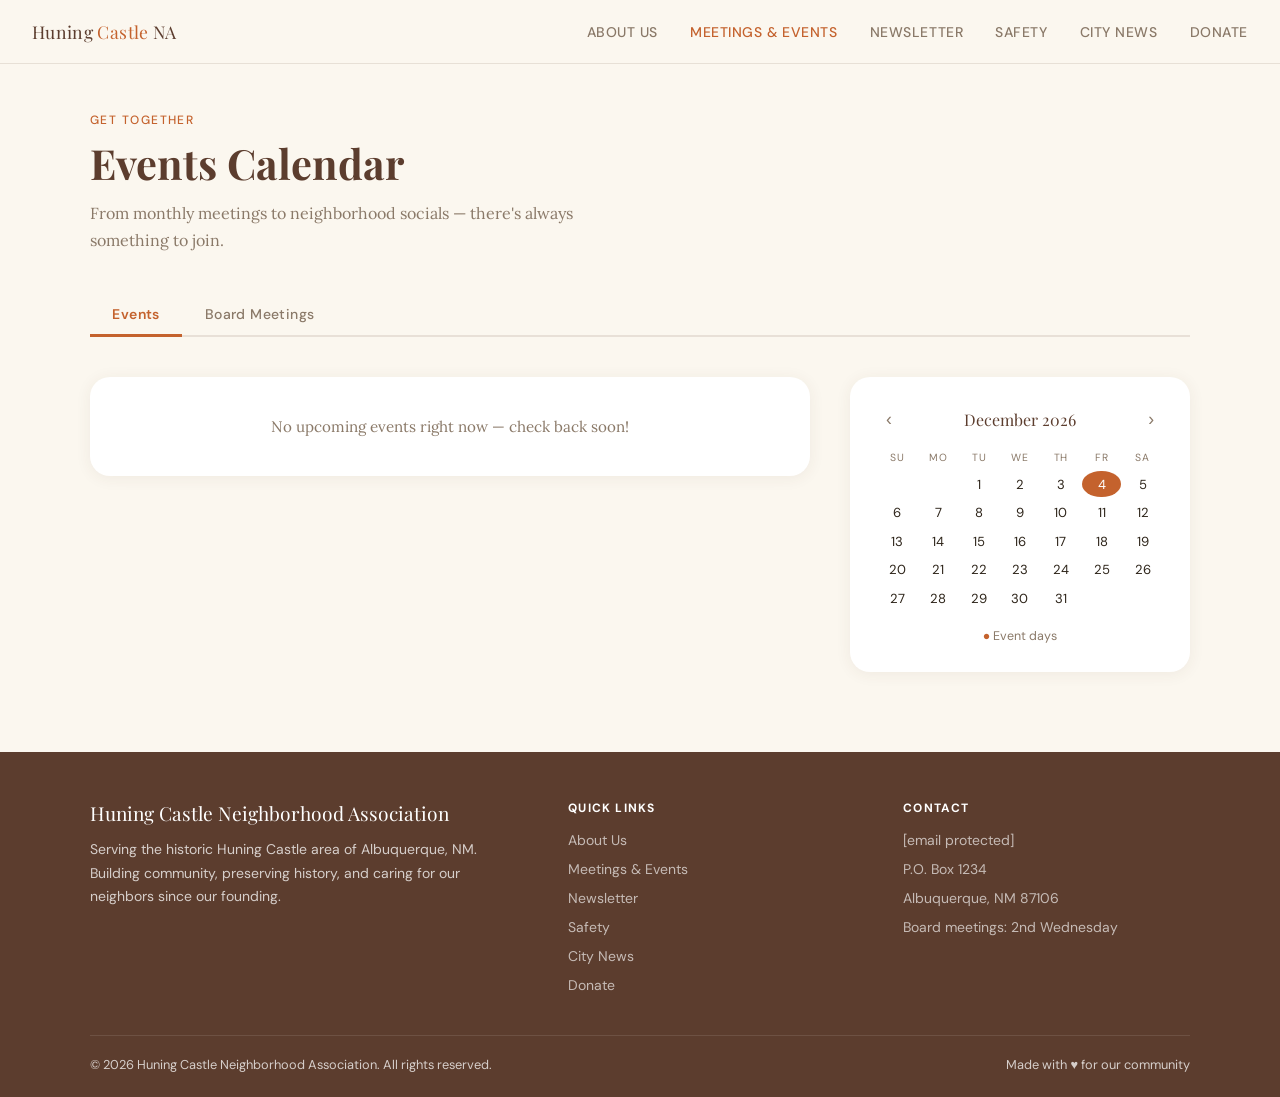
<file: events.html>
<!DOCTYPE html>
<html lang="en">
<head>
  <meta charset="UTF-8">
  <meta name="viewport" content="width=device-width, initial-scale=1.0">
  <title>Meetings &amp; Events — Huning Castle Neighborhood Association</title>
  <link rel="preconnect" href="https://fonts.googleapis.com">
  <link href="https://fonts.googleapis.com/css2?family=Playfair+Display:ital,wght@0,400;0,700;1,400&family=Lora:ital,wght@0,400;0,500;1,400&family=DM+Sans:wght@300;400;500&display=swap" rel="stylesheet">
  <link rel="stylesheet" href="css/styles.css">
</head>
<body>

<!-- NAV -->
<nav>
  <a href="index.html" class="nav-brand" style="text-decoration:none;">Huning <span>Castle</span> NA</a>
  <ul class="nav-links">
    <li><a href="about.html">About Us</a></li>
    <li><a href="events.html" class="nav-active">Meetings &amp; Events</a></li>
    <li><a href="newsletter.html">Newsletter</a></li>
    <li><a href="safety.html">Safety</a></li>
    <li><a href="citynews.html">City News</a></li>
    <li><a href="donate.html">Donate</a></li>
  </ul>
  <button class="hamburger" aria-label="Toggle menu" onclick="toggleMenu()">
    <span></span>
    <span></span>
    <span></span>
  </button>
</nav>

<!-- Mobile Menu -->
<div class="mobile-menu" id="mobileMenu">
  <ul>
    <li><a href="about.html" onclick="closeMenu()">About Us</a></li>
    <li><a href="events.html" class="nav-active" onclick="closeMenu()">Meetings &amp; Events</a></li>
    <li><a href="newsletter.html" onclick="closeMenu()">Newsletter</a></li>
    <li><a href="safety.html" onclick="closeMenu()">Safety</a></li>
    <li><a href="citynews.html" onclick="closeMenu()">City News</a></li>
    <li><a href="donate.html" onclick="closeMenu()">Donate</a></li>
  </ul>
</div>

<!-- EVENTS -->
<section id="events" style="padding-top: calc(64px + 3rem);">
  <div class="section-inner">
    <div class="section-header">
      <div class="section-label">Get Together</div>
      <h2 class="section-title">Events Calendar</h2>
      <p class="section-desc">From monthly meetings to neighborhood socials — there's always something to join.</p>
    </div>

    <!-- Sub-tab navigation -->
    <div class="subtab-nav">
      <button class="subtab-btn active" onclick="switchSubTab('community-events', this)">Events</button>
      <button class="subtab-btn" onclick="switchSubTab('meetings', this)">Board Meetings</button>
    </div>

    <div class="events-layout">
      <div>

        <!-- ── EVENTS PANEL ── -->
        <div class="subtab-panel active" id="subtab-community-events">
      <div class="events-list">
        <div class="event-row community expandable" data-date="2026-11-15" onclick="toggleEventDetails(this)">
          <div class="event-big-date"><div class="month">Nov</div><div class="day">15</div></div>
          <div class="event-info">
            <h4>HCNA Fall Fest <span class="expand-icon">▼</span></h4>
            <div class="event-meta">📍 Forest Park · Sunday, 1:00 – 4:00 PM</div>
          </div>
          <span class="event-badge badge-community">Community</span>
        </div>
        <div class="event-details" id="fall-fest-details">
          <div class="event-details-inner">
            <p class="notice-intro">🍂 Save the date! Join your neighbors for an afternoon of <strong>music, games, community, and a neighborhood market</strong> featuring local talent of all ages. Think of it as our very own neighborhood version of the Railyard or Growers Market!</p>

            <div class="notice-alert">
              <strong>🛍️ Calling All Neighborhood Entrepreneurs</strong> — Bakers, artists, crafters, gardeners, collectors, and kids with something creative to sell are all welcome. We have space for <strong>30 vendors</strong>, so reach out soon to reserve your spot!
            </div>

            <div class="notice-section">
              <h5>📋 Details</h5>
              <ul>
                <li><strong>Date:</strong> Sunday, November 15, 2026</li>
                <li><strong>Time:</strong> 1:00 – 4:00 PM</li>
                <li><strong>Location:</strong> Forest Park</li>
              </ul>
            </div>

            <div class="notice-section">
              <h5>🧺 Vendor Information</h5>
              <ul>
                <li>Vendors are encouraged to bring their own tables. A limited number may be available on request.</li>
                <li>Vendors from outside the Huning Castle neighborhood should contact Kendall Corley at <a href="mailto:kcorley@visitingangels.com">kcorley@visitingangels.com</a> before making plans to participate.</li>
              </ul>
              <p class="notice-note">More details coming soon. In the meantime, start thinking about what you might like to create, sell, or share!</p>
            </div>

            <div class="notice-section">
              <h5>🎥 Hear From One of Our Young Vendors</h5>
              <div class="course-links">
                <a href="https://www.youtube.com/shorts/JlBKaQdHzEs" target="_blank" rel="noopener">Watch the Video</a>
              </div>
            </div>

            <div class="notice-section notice-contact">
              <h5>📞 Want to Set Up a Table or Help Out?</h5>
              <p>Contact <strong>Kendall Corley</strong><br>
              Phone: <a href="tel:505-506-3795">505-506-3795</a></p>
            </div>
          </div>
        </div>


        <div class="event-row community expandable" data-date="2026-11-15" onclick="toggleEventDetails(this)">
          <div class="event-big-date"><div class="month">Nov</div><div class="day">15</div></div>
          <div class="event-info">
            <h4>Backyard Story Series: Migration <span class="expand-icon">▼</span></h4>
            <div class="event-meta">📍 Historic Aldo Leopold House · 4:00 – 6:00 PM</div>
          </div>
          <span class="event-badge badge-community">Community</span>
        </div>
        <div class="event-details" id="leopold-story-details">
          <div class="event-details-inner">
            <p class="notice-intro">The <strong>Leopold Writing Program</strong> presents its November <strong>Backyard Story Series</strong>, an evening of storytelling at the Historic Aldo Leopold House, right here in our neighborhood. All are welcome to come listen or share a story.</p>

            <div class="notice-alert">
              <strong>🕊️ This Month's Theme: Migration</strong> — Stories of migration, movement across borders, journeys down rivers, and travels through the land, whether your own or that of the more-than-human world.
            </div>

            <div class="notice-section">
              <h5>💭 Questions to Inspire Your Story</h5>
              <ul>
                <li>What has migration taught you about your connection to land?</li>
                <li>Have you been changed by the migration of your kin, or by shifts in migratory pathways?</li>
                <li>What calls us to move, and what makes us stay?</li>
              </ul>
            </div>

            <div class="notice-section">
              <h5>📅 When</h5>
              <p>Sunday, November 15, 2026<br>4:00 – 6:00 PM</p>
            </div>

            <div class="notice-section">
              <h5>📍 Where</h5>
              <p>The Historic Aldo Leopold House<br>135 14th St SW<br>Albuquerque, NM 87104</p>
              <div class="course-links">
                <a href="https://maps.google.com/?q=135+14th+St+SW+Albuquerque+NM+87104" target="_blank">Get Directions</a>
              </div>
            </div>

            <div class="notice-section notice-contact">
              <h5>✍️ Presented By</h5>
              <p>The Leopold Writing Program</p>
            </div>
          </div>
        </div>

        <div id="events-empty-state" style="display:none; text-align:center; padding: 2.5rem 1.5rem; color: var(--warm-gray); font-family: 'Lora', serif; font-size: 0.95rem; background: white; border-radius: 1.25rem; box-shadow: 0 2px 16px rgba(92,61,46,0.07);">
          No upcoming events right now — check back soon!
        </div>

      </div>
        </div>

        <!-- ── MEETINGS PANEL ── -->
        <div class="subtab-panel" id="subtab-meetings">
      <div class="events-list">

        <div class="event-row meeting">
          <div class="event-big-date"><div class="month">Apr</div><div class="day">8</div></div>
          <div class="event-info">
            <h4>Board Meeting</h4>
            <div class="event-meta">📍 Albuquerque Country Club · 6:00 – 8:00 PM</div>
          </div>
          <span class="event-badge badge-meeting">Meeting</span>
        </div>

        <div class="event-row featured expandable" data-date="2026-05-13" onclick="toggleEventDetails(this)">
          <div class="event-big-date"><div class="month">May</div><div class="day">13</div></div>
          <div class="event-info">
            <h4>Annual Neighborhood Meeting <span class="expand-icon">▼</span></h4>
            <div class="event-meta">📍 Albuquerque Country Club, Banquet Room · 6:00 PM</div>
          </div>
          <span class="event-badge badge-featured">Annual</span>
        </div>
        <div class="event-details" id="annual-meeting-details" style="border-left-color: var(--terracotta);">
          <div class="event-details-inner">
            <p class="notice-intro"><strong>2026 Huning Castle Neighborhood Annual Meeting — Minutes</strong><br>Wednesday, May 13, 2026 · Albuquerque Country Club Banquet Room</p>

            <div class="notice-alert">
              <strong>📋 Attendance:</strong> Board members present: Brenda Marks (President), Rudy Garcia (Vice President), Kendall Corley (Treasurer), Anna Lamberson (Secretary), Lara Bryson (Communications), Robert Rodriguez, Joann Pinkalla, Mark Pinkalla, Jon Patterson and Lynn Hightower. 45 neighborhood members signed the attendance sheets.
            </div>

            <div class="notice-section">
              <h5>📝 Overview</h5>
              <p>The annual meeting covered several topics of importance to the neighborhood and elected new members to serve vacant board seats. Presenters included Carl Christensen (ABCWUA), Commander J.L. Sanchez (APD Valley Area Command), Councilor Joaquin Baca (District 2), and Markella Clinton (Mayor's Office).</p>
            </div>

            <div class="notice-section">
              <h5>✅ Adoptions</h5>
              <ul>
                <li>Minutes for April were approved without changes.</li>
                <li>New board members <strong>Clara Hargraves</strong>, <strong>Tony Gradia</strong>, and <strong>David Kleinfeld</strong> were elected by acclamation.</li>
                <li>Current board members <strong>Brenda Marks</strong>, <strong>Rudy Garcia</strong>, and <strong>Joanne Pinkalla</strong> were retained by acclamation.</li>
              </ul>
            </div>

            <div class="notice-section">
              <h5>💧 Water Authority Programs &amp; Rebates</h5>
              <p>Carl Christensen highlighted programs including a <strong>$20 rebate</strong> for attending live webinars, <strong>25% off (up to $100)</strong> for tree care (planting, pruning, mulch), and the <strong>xeriscape program</strong> offering $3/sq ft for replacing grass with desert-friendly plants. Free irrigation and landscape consultations are available. Visit <a href="https://www.505outside.com" target="_blank" rel="noopener">505Outside.com</a> or email <a href="mailto:Askanexpert@abcwua.org">Askanexpert@abcwua.org</a>.</p>
            </div>

            <div class="notice-section">
              <h5>🏛️ City Council &amp; Community Updates</h5>
              <p>Councilor Joaquin Baca discussed $3 million in capital outlay from the 2026 legislative session, ongoing budget priorities (transit, animal welfare, city employees), optimism for the downtown Business Improvement District, the likely teardown of the Lindy's building, the Wells Fargo housing conversion (underway and fully funded), potential closure of Silver Street Market, and a promise to review the Wendy's intersection near Central and Lomas for safety. The Rail Trail continues to build despite a $15 million loss of federal funds. Short-term rental legislation failed but will be reintroduced.</p>
            </div>

            <div class="notice-section">
              <h5>🔥 Safety &amp; Emergency Preparedness</h5>
              <p>Rudy Garcia emphasized bosque fire preparedness — embers can fly as far as a mile. He encouraged neighbors to prepare go bags, know which neighbors need mobility assistance, and maintain fire-wise properties. The City has installed 48 new fire sensors (Montano to César Chávez) and drones for fire monitoring. Rudy volunteered joint home visits for perimeter checks.</p>
            </div>

            <div class="notice-section">
              <h5>🚔 Community Safety &amp; Law Enforcement</h5>
              <p>Commander J.L. Sanchez reported on the effectiveness of Shot Spotter technology, citing the Forest Park incident where bullet casings tied into four cases citywide. He described a recent home invasion case involving a repeat offender and highlighted the role of ACS in handling mental health and non-emergency situations. The Valley Area Command covers a large area with 64 officers across three shifts. Report incidents via 311, 242-COPS, 911, or the Atlas 1 mobile app. Commander Sanchez's direct line: 505-252-2589.</p>
            </div>

            <div class="notice-section">
              <h5>📊 Association Updates</h5>
              <ul>
                <li><strong>Treasury:</strong> $22,087.89 in the account (Kendall Corley).</li>
                <li><strong>Communications:</strong> Lara Bryson presented the new neighborhood website (<a href="https://huningcastlena.org" target="_blank" rel="noopener">huningcastlena.org</a>) and encouraged residents to sign up for HCNA alerts.</li>
                <li><strong>Board:</strong> Outgoing board members Erika Harding, Lynn Hightower, and Anna Lamberson were thanked for their contributions.</li>
              </ul>
            </div>

            <div class="notice-section">
              <h5>🏠 Ordinance 26-14 &amp; Homelessness Services</h5>
              <p>Markella Clinton explained Ordinance 26-14, which includes $500 fines for obstructing sidewalks and two-year safety zones with increased APD and ACS presence. Gateway West was selected for a safe outdoor space for unhoused individuals. Current transportation includes two Sun Vans and regular medical/veterinary transport. Job training and affordable housing preparation are available, with a focus on young adults pursuing education at CNM. Community feedback on the ordinance is encouraged.</p>
            </div>

            <div class="notice-section">
              <h5>📌 Action Items</h5>
              <ul>
                <li>Review ABCWUA programs at <a href="https://www.abcwua.org" target="_blank" rel="noopener">abcwua.org</a> or contact Carl Christensen (<a href="mailto:cwchristensen@abcwua.org">cwchristensen@abcwua.org</a>, 505-289-3026).</li>
                <li>Councilor Baca will review the former Wendy's intersection for safety and reconfiguration.</li>
                <li>Website (<a href="https://huningcastlena.org" target="_blank" rel="noopener">huningcastlena.org</a>) will be updated with new board members and events.</li>
                <li>Sign-in sheet will be used to update HCNA email alerts.</li>
                <li>A credit card payment option will be added to the website for online donations.</li>
                <li>Citizens are invited to provide feedback on Ordinance O-26-14.</li>
                <li>Report emergencies to 911 and non-emergencies to 505-242-COPS.</li>
                <li>Rudy Garcia will conduct joint home visits for fire preparedness.</li>
              </ul>
            </div>

            <p style="font-size: 0.88rem; color: var(--warm-gray); margin-top: 1.25rem;"><strong>Meeting called to order:</strong> 6:34 PM · <strong>Meeting adjourned:</strong> 7:58 PM</p>

            <div class="notice-contact" style="margin-top: 1.25rem;">
              <h5>📥 Download Full Minutes</h5>
              <p><a href="5_13.docx" download>May 13, 2026 Annual Meeting Minutes (.docx)</a></p>
            </div>
          </div>
        </div>

        <div class="event-row meeting expandable" onclick="toggleEventDetails(this)">
          <div class="event-big-date"><div class="month">Jun</div><div class="day">10</div></div>
          <div class="event-info">
            <h4>Board Meeting <span class="expand-icon">▼</span></h4>
            <div class="event-meta">📍 Albuquerque Country Club Board Room · 6:00 PM</div>
          </div>
          <span class="event-badge badge-meeting">Meeting</span>
        </div>
        <div class="event-details" id="june-meeting-details">
          <div class="event-details-inner">
            <p class="notice-intro"><strong>Huning Castle Neighborhood Board Meeting — Minutes</strong><br>Wednesday, June 10, 2026 · Albuquerque Country Club Board Room, 6:00 PM</p>

            <div class="notice-alert">
              <strong>📋 Attendance:</strong> Brenda Marks, Kendall Corley, Rudy Garcia, Clara Hardgrave, Lara Bryson, Jon Patterson, Mark Pinkalla (via Zoom), and Joanne Pinkalla (via Zoom). Markella Clinton from Mayor Keller's Office attended with Bobbie Cisneros, Deputy Director of ABQ Transit. Mayor Tim Keller was also in attendance.
            </div>

            <div class="notice-section">
              <h5>📝 Call to Order</h5>
              <p>The meeting was called to order at 6:05 PM. A quorum was present. Minutes from the HCNA Annual Meeting held May 13 were adopted as written.</p>
            </div>

            <div class="notice-section">
              <h5>🚔 Crime Report — Rudy Garcia</h5>
              <p>Crime stats for May showed a slight increase due to a few situations of young adults coming off Central and congregating around Forest Park on three separate occasions, typically on a Friday or Saturday between 12 AM and 4 AM. On one occasion, shots were fired before police arrived; APD suspected the groups may have been street racers meeting up before racing.</p>
              <p>Rudy worked with Commander Sanchez from Valley Command to set up more graveyard patrols in the area, and to have officers coming onto the graveyard shift do their briefings at the park. No further activity has occurred since, and the increased APD presence appears to be keeping the group away. Overall, the neighborhood continues to be very quiet, with a few "suspicious person" reports.</p>
              <p>Duran's gift cards were given to Commander Sanchez and Carl Christensen in thanks for presenting at the May Annual Meeting.</p>
            </div>

            <div class="notice-section">
              <h5>🗳️ Board Elections — New Officers</h5>
              <ul>
                <li><strong>President:</strong> Rudy Garcia (nominated by Brenda Marks, unanimous vote)</li>
                <li><strong>Vice President:</strong> Brenda Marks (nominated by Rudy Garcia, unanimous)</li>
                <li><strong>Secretary:</strong> Joanne Pinkalla (nominated by Brenda Marks, seconded by Rudy Garcia, unanimous)</li>
                <li><strong>Treasurer:</strong> Kendall Corley (retained by unanimous support)</li>
              </ul>
              <p class="notice-note">Lara Bryson continues to run HCNA Alert communications, and Jon Patterson continues managing the website.</p>
            </div>

            <div class="notice-section">
              <h5>🗓️ Meeting Schedule &amp; Bylaws</h5>
              <p>The board discussed amending the bylaws to allow meeting via email, virtually, or on scheduled months throughout the year, noting that HCNA is one of few boards in the city that meets monthly. If there is no new business or pressing matters, a meeting may be canceled, held virtually via Zoom, or conducted via email. The board is also open to meeting at local businesses in addition to ACC.</p>
              <p>There was a brief discussion about a zoning request from the Garcia family to replat their properties into one lot; emails on the request have circulated among board members.</p>
            </div>

            <div class="notice-section">
              <h5>🍦 National Night Out — August 4</h5>
              <p>National Night Out is scheduled for August 4, 2026, in Albuquerque and across the country. The board noted great first-responder attendance in the past but lower neighborhood turnout, and agreed the event should continue to support APD and AFD while avoiding a conflict with the first day of school. Ideas discussed included promoting the event with art displays from neighbors, kids, and adults, and rebranding it as an "Ice Cream Social" to be more inviting — Brenda has arranged for The Brain Freezer Ice Cream Truck (Salena Allison) to attend. Date and format will be finalized at the July meeting.</p>
            </div>

            <div class="notice-section">
              <h5>🚌 Luminaria Tour — ABQ Transit Options</h5>
              <p>Mayor Tim Keller, acting as an unofficial liaison between the City and the neighborhood, presented ABQ Transit's proposed changes to the Luminaria Tour along with Markella Clinton and Deputy Director Bobbie Cisneros. Following feedback given after a March presentation to the board, ABQ Transit proposed three options — offered as talking points to start dialogue, not final decisions:</p>
              <ul>
                <li><strong>Option 1:</strong> Keep the tour as-is but reduce bus tours to four runs (5:30, 5:45, 6:15, 6:30), shortening the time the neighborhood is impacted by road closures.</li>
                <li><strong>Option 2:</strong> Convert to a walking tour — nine buses would shuttle tour-goers from parking lots to drop-off points at Raynolds and Kit Carson, running every 15–20 minutes from 5:30–7 PM, with visitors walking a suggested route and being picked up at the same locations. This would also discourage private vehicles from entering the neighborhood.</li>
                <li><strong>Option 3:</strong> Keep the same tour times but simplify and minimize the route, resulting in much less barricading. A bus would be available for mobility-impaired individuals.</li>
              </ul>
              <p><strong>Placards:</strong> Neighbors could request a placard for family or friends entering the neighborhood for holiday gatherings, allowing them past barricades under explicit rules, with pedestrian safety remaining the top priority.</p>
              <p>ABQ Transit is open to suggestions and needs to begin promoting tour changes in July to give the public enough notice. HCNA will continue meeting with ABQ Transit to discuss options. Concerns raised included choke points, general traffic slowdowns, special groups such as cyclists on the tour route, and bathroom access for the walking-tour option. The board will discuss the options in detail at the July meeting.</p>
            </div>

            <p style="font-size: 0.88rem; color: var(--warm-gray); margin-top: 1.25rem;"><strong>Meeting called to order:</strong> 6:05 PM · <strong>Meeting adjourned:</strong> 7:00 PM</p>
          </div>
        </div>

        <div class="event-row meeting expandable" onclick="toggleEventDetails(this)">
          <div class="event-big-date"><div class="month">Jul</div><div class="day">8</div></div>
          <div class="event-info">
            <h4>Board Meeting <span class="expand-icon">▼</span></h4>
            <div class="event-meta">📍 ACC Board Room · 6:00 – 7:00 PM</div>
          </div>
          <span class="event-badge badge-meeting">Meeting</span>
        </div>
        <div class="event-details" id="july-8-details" style="border-left-color: var(--gold);">
          <div class="event-details-inner">
            <p class="notice-intro">The HCNA Board met on <strong>July 8, 2026</strong> in the ACC Board Room from 6:00–7:00 PM. A quorum was present, and the board adopted new meeting ground rules, approved a shift to meeting every other month, and reviewed neighborhood safety concerns.</p>

            <div class="notice-alert">
              <strong>⚠️ Safety Reminder</strong> — Car break-ins were reported on two separate days in early June in the Kit Carson/Alcalde area, along with an auto theft on Alcalde Place. Please keep vehicles locked and valuables out of sight. The Bosque fire remains under investigation; the body found does not currently appear to be associated with the fire.
            </div>

            <div class="notice-section">
              <h5>📋 Attendance</h5>
              <p>Present: <strong>Rudy Garcia</strong> (President), <strong>Brenda Marks</strong> (Vice President), <strong>Lara Bryson</strong> (Communications), <strong>Fred Rivera</strong>, <strong>Jon Patterson</strong> (Webpage), <strong>Dave Kleinfeld</strong>, <strong>Clara Hardgrave</strong>, <strong>Robert Rodriguez</strong>, <strong>Mark Pinkalla</strong>, and <strong>Joanne Pinkalla</strong> (Secretary, attended virtually).</p>
              <p style="margin-top: 0.5rem;">Also attending: Peter Rice (Downtown Area News) and neighbor Rachel Ribeiro.</p>
            </div>

            <div class="notice-section">
              <h5>📝 Summary</h5>
              <ul>
                <li>Adopted new ground rules to keep meetings on task, on time, and respectful.</li>
                <li>Discussed the Bosque fire investigation and recent car break-ins/auto theft; residents urged to secure vehicles and property.</li>
                <li>Approved an updated HCNA Purpose Statement.</li>
                <li>Approved a change to meeting every other month instead of monthly, with additional meetings (in person, email, or Zoom) as needed for time-sensitive topics.</li>
                <li>Decided to keep the Luminaria Tour route as-is with reduced bus hours; the city may provide access placards for residents on Christmas Eve.</li>
                <li>Discussed possibly opening newsletter/webpage advertising to any business, with criteria to be developed to keep an appropriate neighborhood tone.</li>
                <li>Confirmed National Night Out plans for August 4th, 6–7 PM at Forest Park.</li>
                <li>Formed a subcommittee to explore HCNA liability insurance and amend the Bylaws.</li>
              </ul>
            </div>

            <div class="notice-section">
              <h5>🗳️ Motions &amp; Decisions</h5>
              <ul>
                <li>June 2026 board meeting minutes unanimously approved.</li>
                <li>Motion (Brenda, seconded by Lara) to adopt HCNA Purpose Statement #2 into the next Bylaws revision — approved.</li>
                <li>Motion (David, seconded by Clara) to hold board meetings every other month — approved unanimously.</li>
                <li>Motion (Brenda, seconded by Lara) to proceed with Option 1 of the city's Luminaria Tour options — approved unanimously.</li>
              </ul>
            </div>

            <div class="notice-section">
              <h5>✅ Action Items</h5>
              <ul>
                <li>Rudy &amp; Jon — add a website tab with tips on securing vehicles/property from crime, using info from APD contacts.</li>
                <li>David, Brenda &amp; Rudy — amend Bylaws to include the approved HCNA Purpose Statement.</li>
                <li>Rudy — inform ABQ Transit the neighborhood prefers to keep the current bus route with reduced hours for the Luminaria Tour, and request household placards.</li>
                <li>Brenda — secure the Brain Freezer Ice Cream Truck for National Night Out.</li>
                <li>Rudy — invite First Responders to National Night Out.</li>
                <li>David, Brenda &amp; Rudy — explore insurance options to protect HCNA.</li>
              </ul>
            </div>

            <div class="notice-section">
              <h5>💰 Treasury</h5>
              <p>HCNA account balance: <strong>$22,625.89</strong></p>
            </div>

            <div class="notice-contact">
              <h5>📥 Download Minutes</h5>
              <p><a href="7_8.docx" download>July 8, 2026 Board Meeting Minutes (.docx)</a></p>
            </div>
          </div>
        </div>

        <div class="event-row meeting">
          <div class="event-big-date"><div class="month">Sep</div><div class="day">9</div></div>
          <div class="event-info">
            <h4>Board Meeting</h4>
            <div class="event-meta">📍 Albuquerque Country Club · 6:00 – 8:00 PM</div>
          </div>
          <span class="event-badge badge-meeting">Meeting</span>
        </div>
        <div class="event-row meeting">
          <div class="event-big-date"><div class="month">Nov</div><div class="day">11</div></div>
          <div class="event-info">
            <h4>Board Meeting</h4>
            <div class="event-meta">📍 Arrive Hotel, 717 Central Ave NW · 6:00 – 8:00 PM</div>
          </div>
          <span class="event-badge badge-meeting">Meeting</span>
        </div>

      </div>
        </div>

      </div>
      <div class="events-sidebar">
        <div class="sidebar-card">
          <div style="display: flex; align-items: center; justify-content: space-between; margin-bottom: 0.75rem;">
            <button onclick="changeCalMonth(-1)" style="background:none;border:none;cursor:pointer;font-size:1.1rem;color:var(--warm-gray);padding:0.25rem 0.5rem;">‹</button>
            <div class="cal-month" id="calMonthLabel" style="margin-bottom:0;"></div>
            <button onclick="changeCalMonth(1)" style="background:none;border:none;cursor:pointer;font-size:1.1rem;color:var(--warm-gray);padding:0.25rem 0.5rem;">›</button>
          </div>
          <div class="mini-calendar-grid" id="calGrid"></div>
          <p style="font-size:0.78rem; color:var(--warm-gray); margin-top:1rem; text-align:center;">
            <span style="color:var(--terracotta);">●</span> Event days
          </p>
        </div>
      </div>
    </div>
  </div>
</section>

<!-- FOOTER -->
<footer>
  <div class="footer-inner">
    <div class="footer-top">
      <div class="footer-brand">
        <div class="logo">Huning Castle Neighborhood Association</div>
        <p>Serving the historic Huning Castle area of Albuquerque, NM. Building community, preserving history, and caring for our neighbors since our founding.</p>
      </div>
      <div>
        <h5>Quick Links</h5>
        <ul>
          <li><a href="about.html">About Us</a></li>
          <li><a href="events.html">Meetings &amp; Events</a></li>
          <li><a href="newsletter.html">Newsletter</a></li>
          <li><a href="safety.html">Safety</a></li>
          <li><a href="citynews.html">City News</a></li>
          <li><a href="donate.html">Donate</a></li>
        </ul>
      </div>
      <div>
        <h5>Contact</h5>
        <ul>
          <li><a href="/cdn-cgi/l/email-protection#3851565e5778505b565916574a5f"><span class="__cf_email__" data-cfemail="e68f888089a68e858887c8899481">[email&#160;protected]</span></a></li>
          <li><a href="#">P.O. Box 1234</a></li>
          <li><a href="#">Albuquerque, NM 87106</a></li>
          <li><a href="#">Board meetings: 2nd Wednesday</a></li>
        </ul>
      </div>
    </div>
    <div class="footer-bottom">
      <span>© 2026 Huning Castle Neighborhood Association. All rights reserved.</span>
      <span>Made with ♥ for our community</span>
    </div>
  </div>
</footer>

<script src="js/main.js"></script>
<script src="js/events-data.js"></script>
<script>
  // ─── DYNAMIC CALENDAR ───
  const eventDates = siteEvents.map(function (e) {
    var p = e.date.split('-').map(Number);
    return { year: p[0], month: p[1] - 1, day: p[2] };
  });

  let calDate = new Date();
  calDate.setDate(1);

  const eventRanges = [
  ];

  function hasEvent(year, month, day) {
    if (eventDates.some(e => e.year === year && e.month === month && e.day === day)) return true;
    const d = new Date(year, month, day);
    return eventRanges.some(r => d >= r.start && d <= r.end);
  }

  function renderCalendar() {
    const year = calDate.getFullYear();
    const month = calDate.getMonth();
    const today = new Date();
    const label = calDate.toLocaleDateString('en-US', { month: 'long', year: 'numeric' });
    document.getElementById('calMonthLabel').textContent = label;

    const firstDay = new Date(year, month, 1).getDay();
    const daysInMonth = new Date(year, month + 1, 0).getDate();
    const headers = ['Su','Mo','Tu','We','Th','Fr','Sa'];
    let html = headers.map(h => '<div class="cal-header">' + h + '</div>').join('');

    for (let i = 0; i < firstDay; i++) {
      html += '<div class="cal-day empty"></div>';
    }
    for (let d = 1; d <= daysInMonth; d++) {
      const isToday = (d === today.getDate() && month === today.getMonth() && year === today.getFullYear());
      const isEvent = hasEvent(year, month, d);
      let cls = 'cal-day';
      if (isToday) cls += ' today';
      else if (isEvent) cls += ' has-event';
      html += '<div class="' + cls + '">' + d + '</div>';
    }
    document.getElementById('calGrid').innerHTML = html;
  }

  function changeCalMonth(delta) {
    calDate.setMonth(calDate.getMonth() + delta);
    renderCalendar();
  }

  renderCalendar();
</script>
<script>
  // ─── EVENTS TAB: HIDE PAST EVENTS ON PAGE LOAD ───
  (function () {
    function parseDate(iso) {
      var p = iso.split('-').map(Number);
      return new Date(p[0], p[1] - 1, p[2]);
    }
    var today = new Date();
    today.setHours(0, 0, 0, 0);

    var panel = document.getElementById('subtab-community-events');
    if (!panel) return;
    var rows = panel.querySelectorAll('.event-row');
    var visible = 0;

    rows.forEach(function (row) {
      var d = row.getAttribute('data-date');
      var u = row.getAttribute('data-recurring-until');
      var hide = (d && parseDate(d) < today) || (u && parseDate(u) < today);
      if (hide) {
        row.style.display = 'none';
        var next = row.nextElementSibling;
        if (next && next.classList.contains('event-details')) next.style.display = 'none';
      } else {
        visible++;
      }
    });

    if (visible === 0) {
      var empty = document.getElementById('events-empty-state');
      if (empty) empty.style.display = 'block';
    }
  }());
</script>
</body>
</html>
</file>
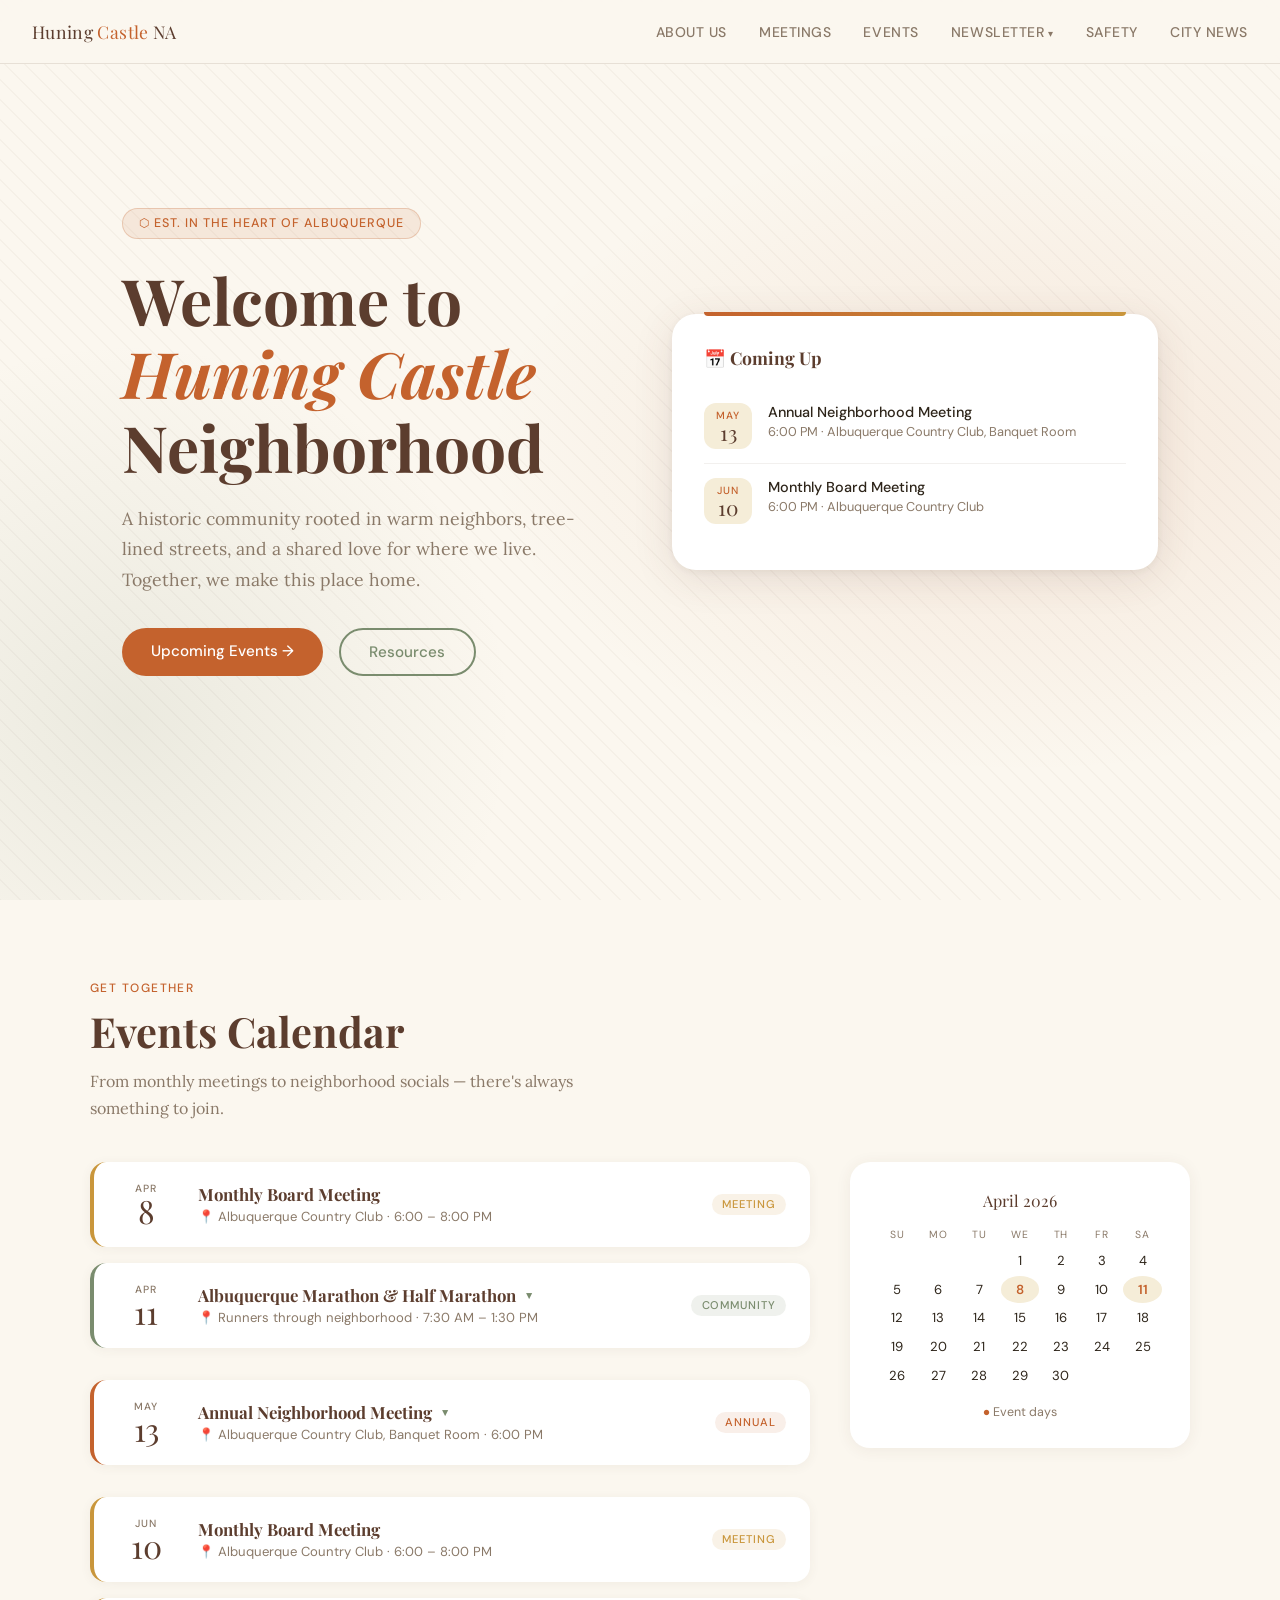
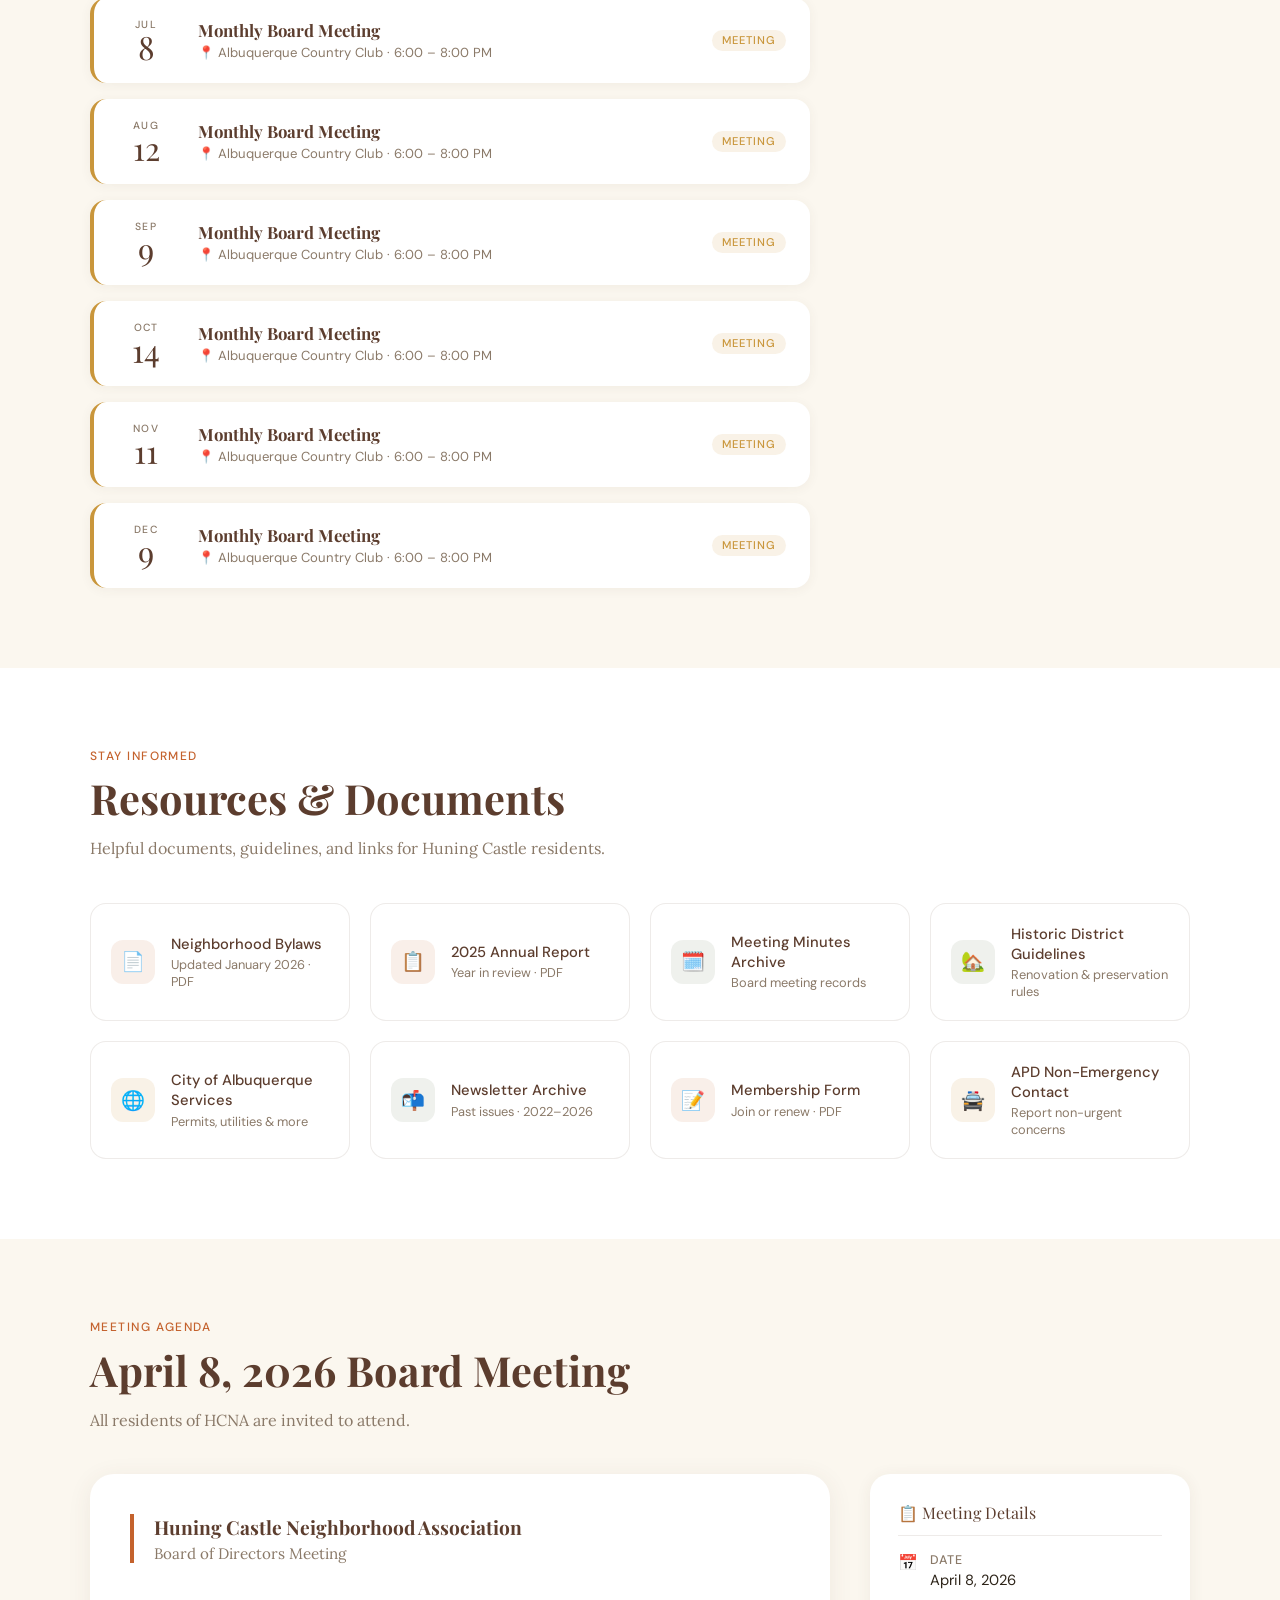
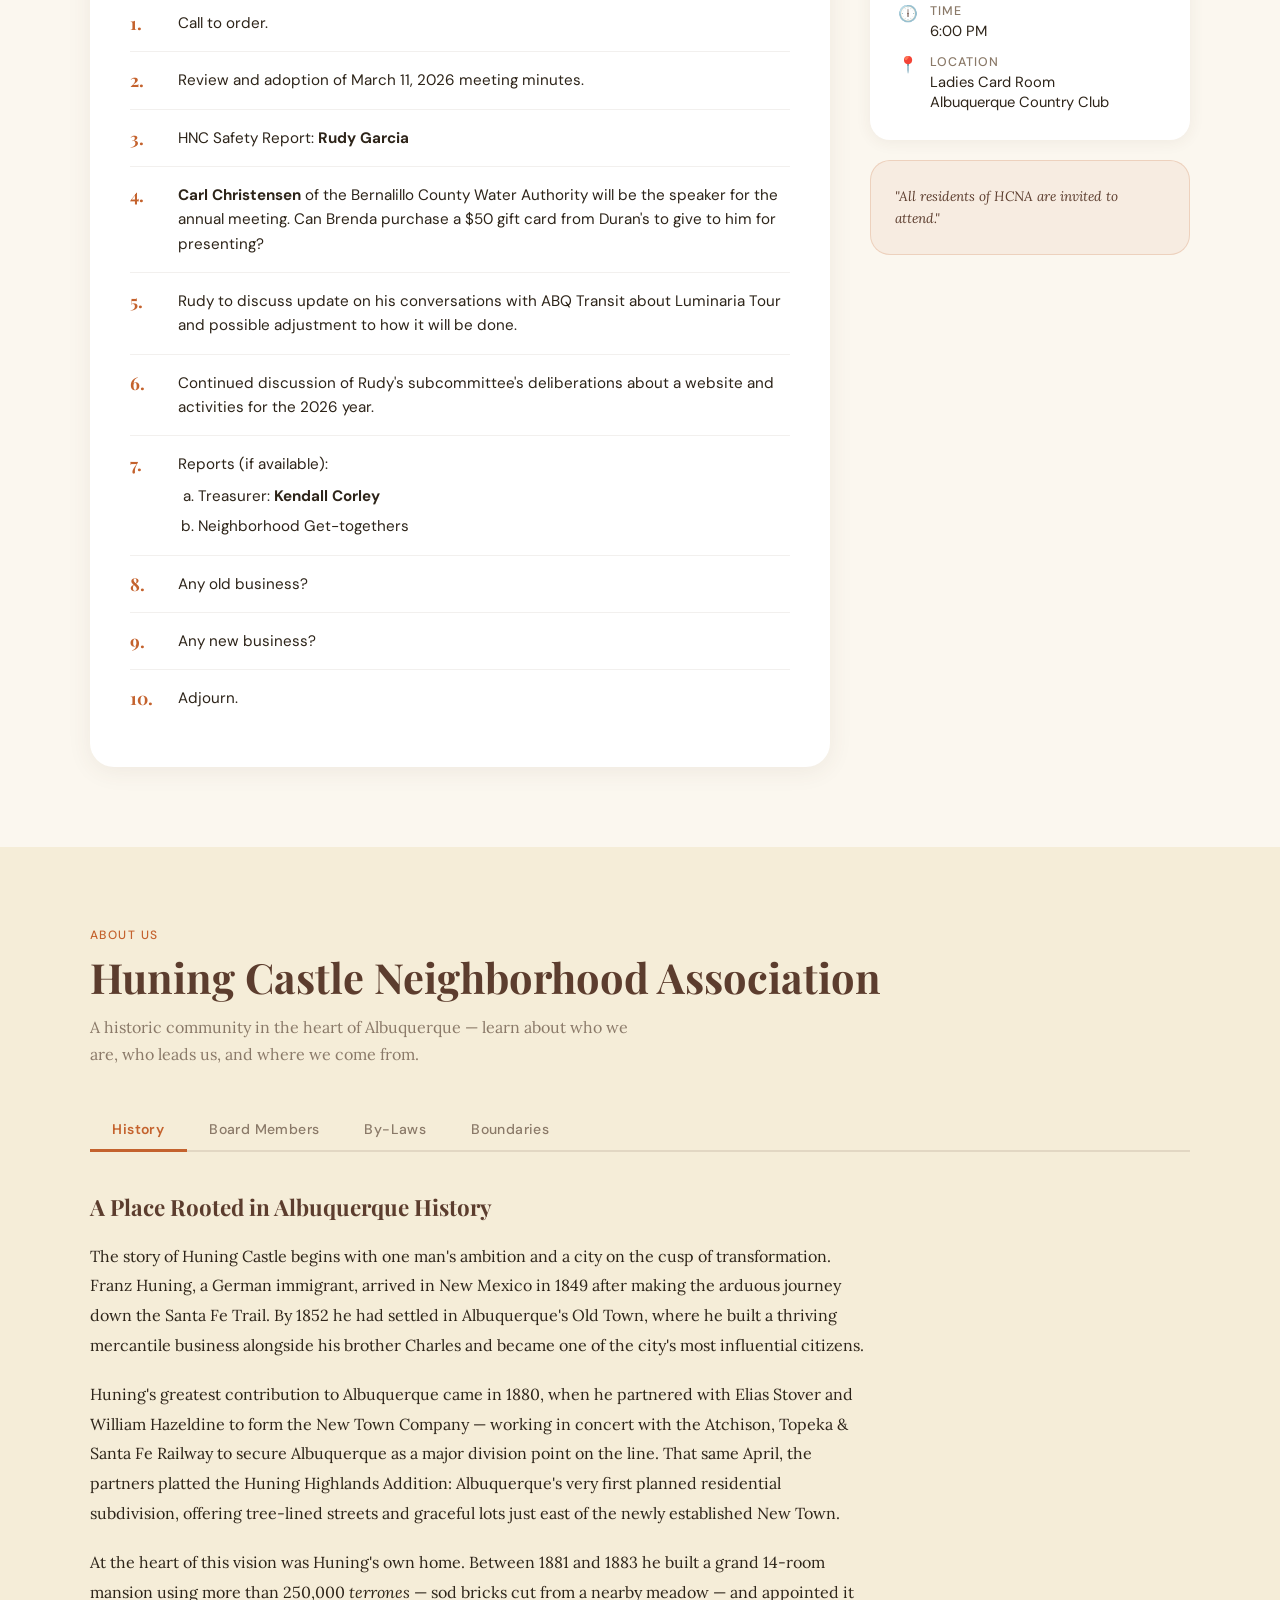
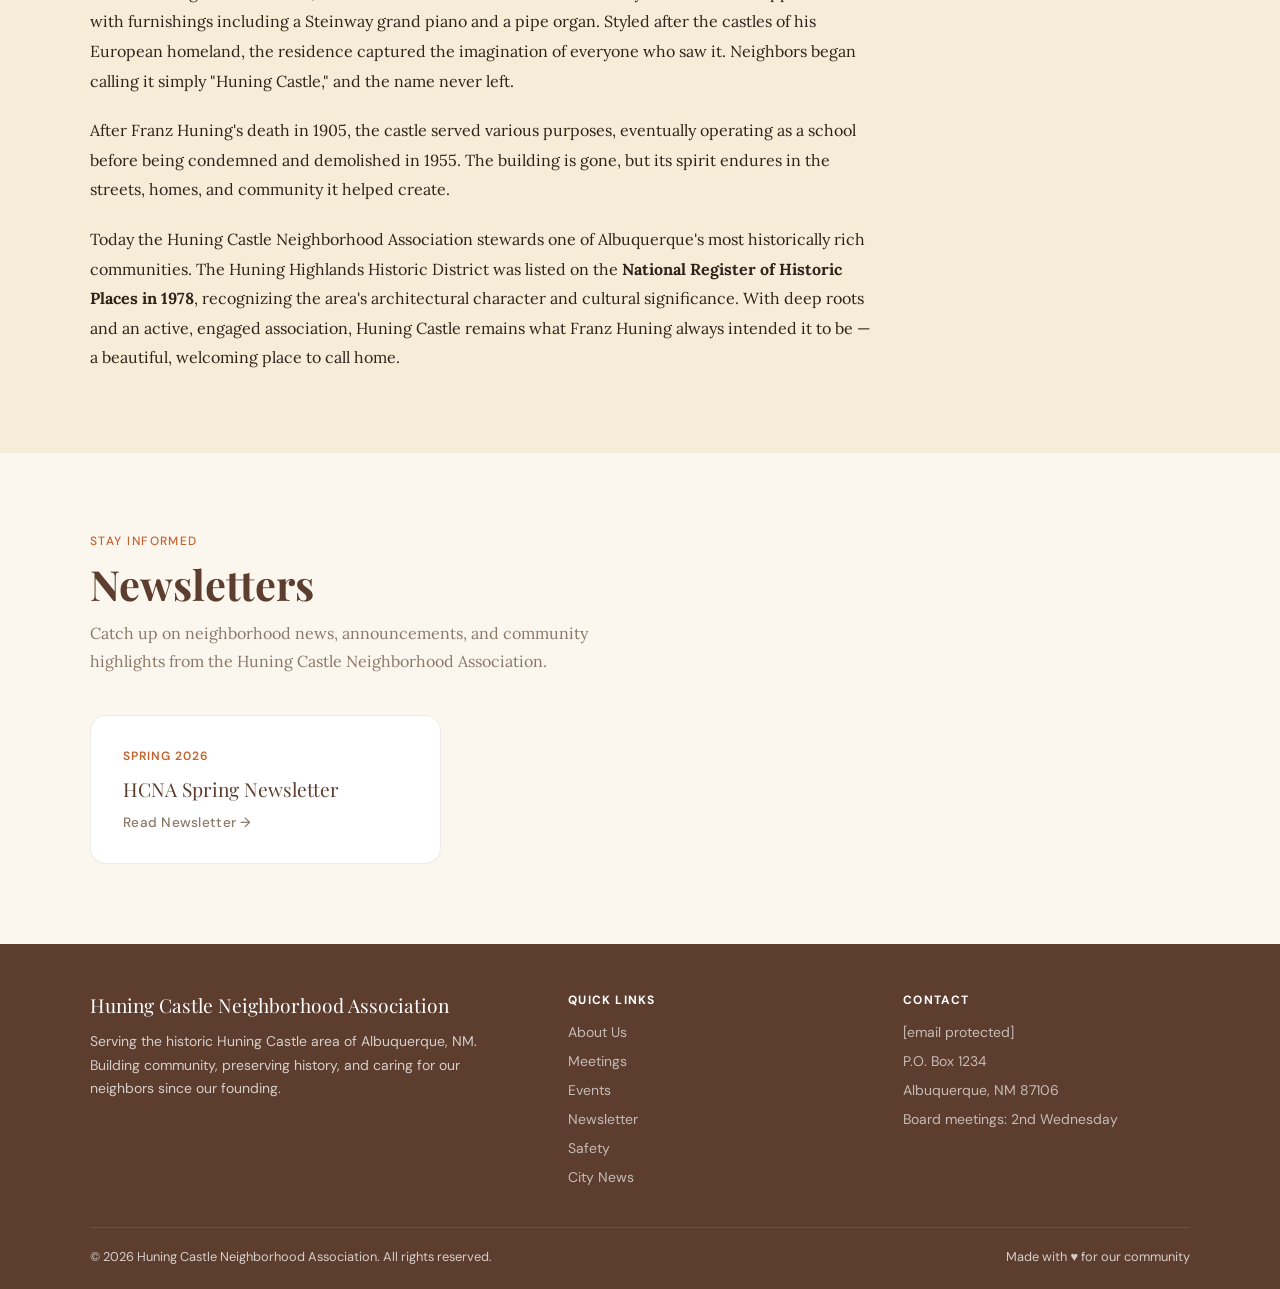
<file: index-local-backup.html>
<!DOCTYPE html>
<html lang="en">
<head>
<meta charset="UTF-8">
<meta name="viewport" content="width=device-width, initial-scale=1.0">
<title>Huning Castle Neighborhood Association</title>
<link rel="preconnect" href="https://fonts.googleapis.com">
<link href="https://fonts.googleapis.com/css2?family=Playfair+Display:ital,wght@0,400;0,700;1,400&family=Lora:ital,wght@0,400;0,500;1,400&family=DM+Sans:wght@300;400;500&display=swap" rel="stylesheet">
<style>
  :root {
    --terracotta: #C4622D;
    --terracotta-light: #E8855A;
    --sand: #F5EDD8;
    --cream: #FBF7EF;
    --bark: #5C3D2E;
    --sage: #7A8C6E;
    --sage-light: #A8BA9A;
    --warm-gray: #8A7968;
    --charcoal: #2D2419;
    --gold: #C9963B;
  }

  * { margin: 0; padding: 0; box-sizing: border-box; }

  html { scroll-behavior: smooth; }

  body {
    font-family: 'DM Sans', sans-serif;
    background: var(--cream);
    color: var(--charcoal);
    overflow-x: hidden;
  }

  /* ─── NAV ─── */
  nav {
    position: fixed; top: 0; width: 100%; z-index: 100;
    background: rgba(251,247,239,0.92);
    backdrop-filter: blur(12px);
    border-bottom: 1px solid rgba(92,61,46,0.12);
    padding: 0 2rem;
    display: flex; align-items: center; justify-content: space-between;
    height: 64px;
  }
  .nav-brand {
    font-family: 'Playfair Display', serif;
    font-size: 1.1rem;
    color: var(--bark);
    letter-spacing: 0.02em;
  }
  .nav-brand span { color: var(--terracotta); }
  .nav-links { display: flex; gap: 2rem; list-style: none; }
  .nav-links a {
    text-decoration: none;
    font-size: 0.875rem;
    font-weight: 500;
    color: var(--warm-gray);
    letter-spacing: 0.04em;
    text-transform: uppercase;
    transition: color 0.2s;
  }
  .nav-links a:hover { color: var(--terracotta); }
  .nav-cta {
    background: var(--terracotta);
    color: white !important;
    padding: 0.4rem 1.1rem;
    border-radius: 2rem;
    transition: background 0.2s !important;
  }
  .nav-cta:hover { background: var(--bark) !important; color: white !important; }

  /* ─── DROPDOWN SUBMENU ─── */
  .nav-links li { position: relative; }
  .nav-has-dropdown > a::after { content: ' ▾'; font-size: 0.65rem; }
  .nav-dropdown {
    display: none;
    position: absolute;
    top: calc(100% + 8px);
    left: 50%;
    transform: translateX(-50%);
    background: rgba(251,247,239,0.98);
    backdrop-filter: blur(12px);
    border: 1px solid rgba(92,61,46,0.12);
    border-radius: 0.75rem;
    padding: 0.4rem 0;
    min-width: 170px;
    box-shadow: 0 8px 24px rgba(44,36,25,0.12);
    white-space: nowrap;
    z-index: 200;
  }
  .nav-has-dropdown:hover .nav-dropdown { display: block; }
  .nav-dropdown a {
    display: block;
    padding: 0.55rem 1.25rem;
    font-size: 0.8rem !important;
    font-weight: 500 !important;
    color: var(--warm-gray) !important;
    letter-spacing: 0.04em;
    text-transform: uppercase;
    transition: color 0.2s, background 0.2s;
    text-decoration: none;
  }
  .nav-dropdown a:hover {
    color: var(--terracotta) !important;
    background: var(--sand);
    border-radius: 0.5rem;
  }

  /* ─── HAMBURGER MENU ─── */
  .hamburger {
    display: none;
    flex-direction: column;
    justify-content: center;
    gap: 5px;
    width: 32px;
    height: 32px;
    background: none;
    border: none;
    cursor: pointer;
    padding: 4px;
    z-index: 110;
  }
  .hamburger span {
    display: block;
    width: 100%;
    height: 2.5px;
    background: var(--bark);
    border-radius: 2px;
    transition: all 0.3s ease;
  }
  .hamburger.active span:nth-child(1) {
    transform: rotate(45deg) translate(5px, 5px);
  }
  .hamburger.active span:nth-child(2) {
    opacity: 0;
  }
  .hamburger.active span:nth-child(3) {
    transform: rotate(-45deg) translate(6px, -6px);
  }

  .mobile-menu {
    position: fixed;
    top: 64px;
    left: 0;
    right: 0;
    bottom: 0;
    background: rgba(251,247,239,0.98);
    backdrop-filter: blur(12px);
    z-index: 99;
    display: none;
    opacity: 0;
    transition: opacity 0.3s ease;
  }
  .mobile-menu.active {
    display: block;
    opacity: 1;
  }
  .mobile-menu ul {
    list-style: none;
    display: flex;
    flex-direction: column;
    align-items: center;
    justify-content: center;
    height: 100%;
    gap: 0.5rem;
    padding: 2rem;
  }
  .mobile-menu li {
    width: 100%;
    text-align: center;
  }
  .mobile-menu a {
    display: block;
    padding: 1rem 2rem;
    font-size: 1.1rem;
    font-weight: 500;
    color: var(--bark);
    text-decoration: none;
    letter-spacing: 0.02em;
    border-radius: 0.75rem;
    transition: background 0.2s, color 0.2s;
  }
  .mobile-menu a:hover {
    background: var(--sand);
    color: var(--terracotta);
  }
  .mobile-menu .mobile-cta {
    background: var(--terracotta);
    color: white;
    margin-top: 1rem;
    border-radius: 2rem;
  }
  .mobile-menu .mobile-cta:hover {
    background: var(--bark);
  }

  @media (max-width: 900px) {
    .hamburger { display: flex; }
  }

  /* ─── HERO ─── */
  #home {
    min-height: 100vh;
    display: flex; align-items: center;
    position: relative;
    overflow: hidden;
    padding-top: 64px;
  }
  .hero-bg {
    position: absolute; inset: 0;
    background:
      radial-gradient(ellipse 70% 60% at 80% 50%, rgba(196,98,45,0.1) 0%, transparent 60%),
      radial-gradient(ellipse 50% 70% at 10% 80%, rgba(122,140,110,0.12) 0%, transparent 60%),
      var(--cream);
  }
  .hero-pattern {
    position: absolute; inset: 0; opacity: 0.04;
    background-image: repeating-linear-gradient(
      45deg, var(--bark) 0, var(--bark) 1px, transparent 0, transparent 50%
    );
    background-size: 20px 20px;
  }
  .hero-content {
    position: relative; z-index: 2;
    max-width: 1100px; margin: 0 auto;
    padding: 4rem 2rem;
    display: grid; grid-template-columns: 1fr 1fr; gap: 4rem; align-items: center;
  }
  .hero-text { animation: fadeUp 0.8s ease both; }
  .hero-badge {
    display: inline-flex; align-items: center; gap: 0.5rem;
    background: rgba(196,98,45,0.1);
    border: 1px solid rgba(196,98,45,0.25);
    color: var(--terracotta);
    font-size: 0.78rem;
    font-weight: 500;
    letter-spacing: 0.08em;
    text-transform: uppercase;
    padding: 0.4rem 1rem;
    border-radius: 2rem;
    margin-bottom: 1.5rem;
  }
  .hero-title {
    font-family: 'Playfair Display', serif;
    font-size: clamp(2.5rem, 5vw, 4rem);
    line-height: 1.15;
    color: var(--bark);
    margin-bottom: 1.25rem;
  }
  .hero-title em { color: var(--terracotta); font-style: italic; }
  .hero-subtitle {
    font-family: 'Lora', serif;
    font-size: 1.1rem;
    color: var(--warm-gray);
    line-height: 1.75;
    margin-bottom: 2rem;
  }
  .hero-actions { display: flex; gap: 1rem; flex-wrap: wrap; }
  .btn-primary {
    background: var(--terracotta);
    color: white;
    padding: 0.8rem 1.8rem;
    border-radius: 2rem;
    text-decoration: none;
    font-weight: 500;
    font-size: 0.95rem;
    transition: background 0.2s, transform 0.15s;
    display: inline-block;
  }
  .btn-primary:hover { background: var(--bark); transform: translateY(-1px); }
  .btn-secondary {
    border: 2px solid var(--sage);
    color: var(--sage);
    padding: 0.75rem 1.8rem;
    border-radius: 2rem;
    text-decoration: none;
    font-weight: 500;
    font-size: 0.95rem;
    transition: all 0.2s;
    display: inline-block;
  }
  .btn-secondary:hover { background: var(--sage); color: white; }

  .hero-card {
    background: white;
    border-radius: 1.5rem;
    padding: 2rem;
    box-shadow: 0 8px 40px rgba(92,61,46,0.12), 0 2px 8px rgba(92,61,46,0.06);
    animation: fadeUp 0.8s 0.2s ease both;
    position: relative;
  }
  .hero-card::before {
    content: '';
    position: absolute; top: -2px; left: 2rem; right: 2rem; height: 4px;
    background: linear-gradient(90deg, var(--terracotta), var(--gold));
    border-radius: 0 0 4px 4px;
  }
  .hero-card h3 {
    font-family: 'Playfair Display', serif;
    font-size: 1.1rem;
    color: var(--bark);
    margin-bottom: 1.25rem;
    display: flex; align-items: center; gap: 0.5rem;
  }
  .quick-event {
    display: flex; align-items: flex-start; gap: 1rem;
    padding: 0.85rem 0;
    border-bottom: 1px solid rgba(92,61,46,0.08);
  }
  .quick-event:last-child { border-bottom: none; }
  .event-date-box {
    background: var(--sand);
    border-radius: 0.75rem;
    padding: 0.4rem 0.7rem;
    text-align: center;
    min-width: 48px;
    flex-shrink: 0;
  }
  .event-date-box .month {
    font-size: 0.65rem;
    text-transform: uppercase;
    letter-spacing: 0.08em;
    color: var(--terracotta);
    font-weight: 500;
  }
  .event-date-box .day {
    font-family: 'Playfair Display', serif;
    font-size: 1.3rem;
    color: var(--bark);
    line-height: 1;
  }
  .quick-event-info .title { font-weight: 500; font-size: 0.9rem; color: var(--charcoal); }
  .quick-event-info .time { font-size: 0.8rem; color: var(--warm-gray); margin-top: 0.15rem; }

  /* ─── SECTIONS SHARED ─── */
  section { padding: 5rem 2rem; }
  .section-inner { max-width: 1100px; margin: 0 auto; }
  .section-label {
    font-size: 0.75rem;
    text-transform: uppercase;
    letter-spacing: 0.12em;
    color: var(--terracotta);
    font-weight: 500;
    margin-bottom: 0.6rem;
  }
  .section-title {
    font-family: 'Playfair Display', serif;
    font-size: clamp(1.8rem, 3.5vw, 2.6rem);
    color: var(--bark);
    line-height: 1.2;
    margin-bottom: 0.75rem;
  }
  .section-desc {
    font-family: 'Lora', serif;
    color: var(--warm-gray);
    font-size: 1rem;
    line-height: 1.7;
    max-width: 560px;
  }
  .section-header { margin-bottom: 2.5rem; }

  /* ─── NEWS ─── */
  #news { background: var(--sand); }
  .news-grid { display: grid; grid-template-columns: repeat(auto-fill, minmax(300px, 1fr)); gap: 1.5rem; }
  .news-card {
    background: white;
    border-radius: 1.25rem;
    overflow: hidden;
    box-shadow: 0 2px 16px rgba(92,61,46,0.07);
    transition: transform 0.2s, box-shadow 0.2s;
  }
  .news-card:hover { transform: translateY(-3px); box-shadow: 0 8px 24px rgba(92,61,46,0.13); }
  .news-card-accent { height: 6px; }
  .accent-terracotta { background: var(--terracotta); }
  .accent-sage { background: var(--sage); }
  .accent-gold { background: var(--gold); }
  .news-card-body { padding: 1.5rem; }
  .news-tag {
    display: inline-block;
    font-size: 0.7rem;
    text-transform: uppercase;
    letter-spacing: 0.1em;
    padding: 0.25rem 0.75rem;
    border-radius: 2rem;
    margin-bottom: 0.75rem;
    font-weight: 500;
  }
  .tag-announce { background: rgba(196,98,45,0.1); color: var(--terracotta); }
  .tag-update { background: rgba(122,140,110,0.12); color: var(--sage); }
  .tag-reminder { background: rgba(201,150,59,0.12); color: var(--gold); }
  .news-card h4 {
    font-family: 'Playfair Display', serif;
    font-size: 1.1rem;
    color: var(--bark);
    margin-bottom: 0.6rem;
    line-height: 1.35;
  }
  .news-card p { font-size: 0.9rem; color: var(--warm-gray); line-height: 1.6; }
  .news-card-footer {
    display: flex; justify-content: space-between; align-items: center;
    padding: 1rem 1.5rem;
    border-top: 1px solid rgba(92,61,46,0.07);
    font-size: 0.8rem;
    color: var(--warm-gray);
  }
  .read-more { color: var(--terracotta); text-decoration: none; font-weight: 500; }
  .read-more:hover { text-decoration: underline; }

  /* ─── EVENTS ─── */
  #events { background: var(--cream); }
  .events-layout { display: grid; grid-template-columns: 1fr 340px; gap: 2.5rem; }
  .events-list { display: flex; flex-direction: column; gap: 1rem; }
  .event-row {
    background: white;
    border-radius: 1rem;
    padding: 1.25rem 1.5rem;
    display: flex; align-items: center; gap: 1.5rem;
    box-shadow: 0 2px 12px rgba(92,61,46,0.06);
    transition: box-shadow 0.2s, transform 0.15s;
    border-left: 4px solid transparent;
  }
  .event-row:hover { box-shadow: 0 4px 20px rgba(92,61,46,0.1); transform: translateX(3px); }
  .event-row.featured { border-left-color: var(--terracotta); }
  .event-row.community { border-left-color: var(--sage); }
  .event-row.meeting { border-left-color: var(--gold); }
  .event-big-date {
    text-align: center; flex-shrink: 0;
    min-width: 56px;
  }
  .event-big-date .month {
    font-size: 0.65rem; text-transform: uppercase; letter-spacing: 0.1em;
    color: var(--warm-gray); font-weight: 500;
  }
  .event-big-date .day {
    font-family: 'Playfair Display', serif;
    font-size: 2rem; line-height: 1; color: var(--bark);
  }
  .event-info { flex: 1; }
  .event-info h4 { font-family: 'Playfair Display', serif; font-size: 1.05rem; color: var(--bark); }
  .event-meta { font-size: 0.82rem; color: var(--warm-gray); margin-top: 0.2rem; }
  .event-badge {
    font-size: 0.7rem; padding: 0.2rem 0.65rem; border-radius: 2rem;
    text-transform: uppercase; letter-spacing: 0.08em; font-weight: 500;
  }
  .badge-featured { background: rgba(196,98,45,0.1); color: var(--terracotta); }
  .badge-community { background: rgba(122,140,110,0.12); color: var(--sage); }
  .badge-meeting { background: rgba(201,150,59,0.12); color: var(--gold); }

  /* ─── EXPANDABLE EVENT CARDS ─── */
  .event-row.expandable {
    cursor: pointer;
    user-select: none;
  }
  .event-row.expandable:hover {
    background: rgba(122,140,110,0.04);
  }
  .event-row.expandable h4 {
    display: flex;
    align-items: center;
    gap: 0.5rem;
  }
  .expand-icon {
    font-size: 0.65rem;
    color: var(--sage);
    transition: transform 0.3s ease;
  }
  .event-row.expandable.active .expand-icon {
    transform: rotate(180deg);
  }
  .event-details {
    max-height: 0;
    overflow: hidden;
    transition: max-height 0.4s ease, padding 0.3s ease;
    background: white;
    border-radius: 0 0 1rem 1rem;
    margin-top: -0.5rem;
    margin-bottom: 0.5rem;
    box-shadow: 0 4px 16px rgba(92,61,46,0.08);
    border-left: 4px solid var(--sage);
  }
  .event-details.active {
    max-height: 1200px;
  }
  .event-details-inner {
    padding: 1.5rem 1.75rem 1.75rem;
  }
  .notice-intro {
    font-family: 'Lora', serif;
    font-size: 0.95rem;
    line-height: 1.7;
    color: var(--charcoal);
    margin-bottom: 1.25rem;
  }
  .notice-alert {
    background: rgba(201,150,59,0.12);
    border-left: 4px solid var(--gold);
    padding: 1rem 1.25rem;
    border-radius: 0.5rem;
    font-size: 0.9rem;
    color: var(--bark);
    margin-bottom: 1.5rem;
    line-height: 1.6;
  }
  .notice-section {
    margin-bottom: 1.25rem;
  }
  .notice-section h5 {
    font-family: 'Playfair Display', serif;
    font-size: 0.95rem;
    color: var(--bark);
    margin-bottom: 0.5rem;
  }
  .notice-section p,
  .notice-section li {
    font-size: 0.9rem;
    color: var(--charcoal);
    line-height: 1.6;
  }
  .notice-section ul {
    list-style: none;
    padding: 0;
    margin: 0;
    display: flex;
    flex-direction: column;
    gap: 0.35rem;
  }
  .notice-note {
    font-size: 0.85rem;
    color: var(--warm-gray);
    font-style: italic;
    margin-top: 0.5rem;
  }
  .course-links {
    display: flex;
    flex-wrap: wrap;
    gap: 0.5rem;
    margin-top: 0.5rem;
  }
  .course-links a {
    display: inline-block;
    padding: 0.4rem 0.9rem;
    background: var(--sand);
    color: var(--bark);
    text-decoration: none;
    font-size: 0.82rem;
    font-weight: 500;
    border-radius: 2rem;
    transition: background 0.2s, color 0.2s;
  }
  .course-links a:hover {
    background: var(--sage);
    color: white;
  }
  .notice-contact {
    background: var(--sand);
    padding: 1rem 1.25rem;
    border-radius: 0.75rem;
    margin-top: 1.5rem;
    margin-bottom: 0;
  }
  .notice-contact h5 {
    margin-bottom: 0.35rem;
  }
  .notice-contact a {
    color: var(--terracotta);
    text-decoration: none;
  }
  .notice-contact a:hover {
    text-decoration: underline;
  }

  .events-sidebar {}
  .sidebar-card {
    background: white;
    border-radius: 1.25rem;
    padding: 1.75rem;
    box-shadow: 0 2px 16px rgba(92,61,46,0.07);
  }
  .sidebar-card h4 {
    font-family: 'Playfair Display', serif;
    font-size: 1.05rem; color: var(--bark); margin-bottom: 1rem;
  }
  .mini-calendar-grid {
    display: grid; grid-template-columns: repeat(7, 1fr);
    gap: 2px; text-align: center;
  }
  .cal-header { font-size: 0.65rem; text-transform: uppercase; letter-spacing: 0.06em; color: var(--warm-gray); padding: 0.3rem 0; }
  .cal-day {
    font-size: 0.82rem; padding: 0.3rem 0; border-radius: 50%;
    cursor: pointer; transition: background 0.15s; color: var(--charcoal);
  }
  .cal-day:hover { background: var(--sand); }
  .cal-day.has-event { background: var(--sand); color: var(--terracotta); font-weight: 600; }
  .cal-day.today { background: var(--terracotta); color: white !important; }
  .cal-day.empty { color: transparent; pointer-events: none; }
  .cal-month {
    font-family: 'Playfair Display', serif;
    font-size: 1rem; color: var(--bark);
    text-align: center; margin-bottom: 0.75rem;
  }

  /* ─── RESOURCES ─── */
  #resources { background: white; }
  .resources-grid { display: grid; grid-template-columns: repeat(auto-fill, minmax(260px, 1fr)); gap: 1.25rem; }
  .resource-item {
    display: flex; align-items: center; gap: 1rem;
    padding: 1.25rem;
    border: 1.5px solid rgba(92,61,46,0.1);
    border-radius: 1rem;
    text-decoration: none;
    transition: border-color 0.2s, box-shadow 0.2s, transform 0.15s;
    background: white;
  }
  .resource-item:hover {
    border-color: var(--terracotta);
    box-shadow: 0 4px 16px rgba(196,98,45,0.1);
    transform: translateY(-2px);
  }
  .resource-icon {
    width: 44px; height: 44px; border-radius: 0.75rem;
    display: flex; align-items: center; justify-content: center;
    font-size: 1.2rem; flex-shrink: 0;
  }
  .icon-pdf { background: rgba(196,98,45,0.1); }
  .icon-doc { background: rgba(122,140,110,0.12); }
  .icon-link { background: rgba(201,150,59,0.12); }
  .resource-info .title { font-weight: 500; font-size: 0.92rem; color: var(--bark); }
  .resource-info .desc { font-size: 0.8rem; color: var(--warm-gray); margin-top: 0.15rem; }

  /* ─── BOARD / CONTACT ─── */
  #contact { background: var(--sand); }
  .contact-layout { display: grid; grid-template-columns: 1.2fr 1fr; gap: 3rem; align-items: start; }
  .board-grid { display: grid; grid-template-columns: 1fr 1fr; gap: 1rem; }
  .board-member {
    background: white;
    border-radius: 1rem;
    padding: 1.25rem;
    box-shadow: 0 2px 12px rgba(92,61,46,0.06);
  }
  .board-member .avatar {
    width: 44px; height: 44px; border-radius: 50%;
    background: linear-gradient(135deg, var(--terracotta-light), var(--terracotta));
    display: flex; align-items: center; justify-content: center;
    color: white; font-family: 'Playfair Display', serif;
    font-size: 1.1rem; font-weight: 700;
    margin-bottom: 0.75rem;
  }
  .board-member .name { font-weight: 500; font-size: 0.92rem; color: var(--bark); }
  .board-member .role { font-size: 0.78rem; color: var(--terracotta); margin-top: 0.15rem; }
  .board-member .email { font-size: 0.78rem; color: var(--warm-gray); margin-top: 0.25rem; }

  .contact-form-card {
    background: white;
    border-radius: 1.5rem;
    padding: 2rem;
    box-shadow: 0 4px 24px rgba(92,61,46,0.08);
  }
  .contact-form-card h4 {
    font-family: 'Playfair Display', serif;
    font-size: 1.2rem; color: var(--bark); margin-bottom: 1.25rem;
  }
  .form-row { margin-bottom: 1rem; }
  .form-row label { display: block; font-size: 0.8rem; font-weight: 500; color: var(--bark); margin-bottom: 0.4rem; letter-spacing: 0.03em; }
  .form-row input, .form-row textarea, .form-row select {
    width: 100%;
    padding: 0.65rem 0.9rem;
    border: 1.5px solid rgba(92,61,46,0.15);
    border-radius: 0.6rem;
    font-family: 'DM Sans', sans-serif;
    font-size: 0.9rem;
    color: var(--charcoal);
    background: var(--cream);
    transition: border-color 0.2s;
    outline: none;
  }
  .form-row input:focus, .form-row textarea:focus, .form-row select:focus {
    border-color: var(--terracotta);
  }
  .form-row textarea { resize: vertical; min-height: 90px; }
  .btn-submit {
    width: 100%;
    background: var(--terracotta);
    color: white;
    border: none;
    padding: 0.85rem;
    border-radius: 0.75rem;
    font-family: 'DM Sans', sans-serif;
    font-size: 0.95rem;
    font-weight: 500;
    cursor: pointer;
    transition: background 0.2s;
    margin-top: 0.5rem;
  }
  .btn-submit:hover { background: var(--bark); }

  /* ─── NEWSLETTER SECTION ─── */
  #newsletter { padding: 5rem 2rem; }
  .newsletter-grid {
    display: grid;
    grid-template-columns: repeat(auto-fill, minmax(260px, 1fr));
    gap: 1.5rem;
    margin-top: 1rem;
  }
  .newsletter-card {
    display: flex;
    flex-direction: column;
    gap: 0.75rem;
    background: white;
    border: 1px solid rgba(92,61,46,0.1);
    border-radius: 1rem;
    padding: 2rem;
    text-decoration: none;
    transition: box-shadow 0.2s, transform 0.2s;
  }
  .newsletter-card:hover {
    box-shadow: 0 8px 24px rgba(44,36,25,0.1);
    transform: translateY(-2px);
  }
  .newsletter-season {
    font-size: 0.75rem;
    font-weight: 600;
    letter-spacing: 0.08em;
    text-transform: uppercase;
    color: var(--terracotta);
  }
  .newsletter-card-title {
    font-family: 'Playfair Display', serif;
    font-size: 1.2rem;
    color: var(--bark);
  }
  .newsletter-cta {
    margin-top: auto;
    font-size: 0.85rem;
    font-weight: 500;
    color: var(--warm-gray);
    letter-spacing: 0.02em;
  }
  .newsletter-card:hover .newsletter-cta { color: var(--terracotta); }

  /* ─── FOOTER ─── */
  footer {
    background: var(--bark);
    color: rgba(255,255,255,0.75);
    padding: 3rem 2rem 1.5rem;
  }
  .footer-inner { max-width: 1100px; margin: 0 auto; }
  .footer-top { display: grid; grid-template-columns: 1.5fr 1fr 1fr; gap: 3rem; margin-bottom: 2.5rem; }
  .footer-brand { }
  .footer-brand .logo {
    font-family: 'Playfair Display', serif;
    font-size: 1.2rem; color: white; margin-bottom: 0.75rem;
  }
  .footer-brand p { font-size: 0.875rem; line-height: 1.7; }
  footer h5 { font-size: 0.75rem; text-transform: uppercase; letter-spacing: 0.1em; color: white; margin-bottom: 0.85rem; }
  footer ul { list-style: none; display: flex; flex-direction: column; gap: 0.5rem; }
  footer ul a { color: rgba(255,255,255,0.65); text-decoration: none; font-size: 0.875rem; transition: color 0.2s; }
  footer ul a:hover { color: var(--terracotta-light); }
  .footer-bottom {
    border-top: 1px solid rgba(255,255,255,0.1);
    padding-top: 1.25rem;
    display: flex; justify-content: space-between; align-items: center;
    font-size: 0.8rem;
  }

  /* ─── ANIMATIONS ─── */
  @keyframes fadeUp {
    from { opacity: 0; transform: translateY(24px); }
    to { opacity: 1; transform: translateY(0); }
  }

  /* ─── RESPONSIVE ─── */
  @media (max-width: 900px) {
    .hero-content { grid-template-columns: 1fr; gap: 2rem; }
    .events-layout { grid-template-columns: 1fr; }
    .contact-layout { grid-template-columns: 1fr; }
    .footer-top { grid-template-columns: 1fr 1fr; }
    .nav-links { display: none; }
    
    /* Agenda grid to single column */
    .agenda-layout {
      grid-template-columns: 1fr !important;
    }
  }
  
  @media (max-width: 600px) {
    /* General spacing */
    section { padding: 3rem 1.25rem; }
    .section-inner { padding: 0; }
    
    /* Nav */
    nav { padding: 0 1rem; }
    .nav-brand { font-size: 1rem; }
    
    /* Hero */
    #home { min-height: auto; padding-top: 80px; padding-bottom: 2rem; }
    .hero-content { padding: 2rem 1.25rem; }
    .hero-title { font-size: 2rem; }
    .hero-subtitle { font-size: 1rem; }
    .hero-badge { font-size: 0.7rem; padding: 0.35rem 0.85rem; }
    .hero-actions { flex-direction: column; }
    .hero-actions a { width: 100%; text-align: center; }
    .hero-card { padding: 1.5rem; }
    .hero-card h3 { font-size: 1rem; }
    
    /* Section headers */
    .section-title { font-size: 1.6rem; }
    .section-desc { font-size: 0.92rem; }
    .section-header { margin-bottom: 1.75rem; }
    
    /* Events */
    .event-row { 
      flex-direction: column; 
      align-items: flex-start; 
      gap: 0.75rem;
      padding: 1rem 1.25rem;
    }
    .event-big-date { 
      display: flex; 
      align-items: center; 
      gap: 0.5rem;
      min-width: auto;
    }
    .event-big-date .month { font-size: 0.75rem; }
    .event-big-date .day { font-size: 1.5rem; }
    .event-info h4 { font-size: 1rem; }
    .event-meta { font-size: 0.8rem; }
    .event-badge { align-self: flex-start; }
    
    /* Expandable event details */
    .event-details-inner { padding: 1.25rem; }
    .notice-intro { font-size: 0.9rem; }
    .notice-alert { padding: 0.85rem 1rem; font-size: 0.85rem; }
    .notice-section h5 { font-size: 0.9rem; }
    .notice-section p, .notice-section li { font-size: 0.85rem; }
    .course-links { gap: 0.4rem; }
    .course-links a { padding: 0.35rem 0.75rem; font-size: 0.78rem; }
    
    /* Calendar sidebar */
    .events-sidebar { margin-top: 1rem; }
    .sidebar-card { padding: 1.25rem; }
    .cal-day { font-size: 0.75rem; padding: 0.4rem 0; }
    
    /* Resources */
    .resources-grid { grid-template-columns: 1fr; gap: 1rem; }
    .resource-item { padding: 1rem; }
    .resource-icon { width: 40px; height: 40px; font-size: 1rem; }
    .resource-info .title { font-size: 0.88rem; }
    
    /* Board members */
    .board-grid { grid-template-columns: 1fr; }
    .board-member { 
      display: flex; 
      align-items: center; 
      gap: 1rem; 
      padding: 1rem;
    }
    .board-member .avatar { 
      margin-bottom: 0; 
      width: 48px; 
      height: 48px;
      flex-shrink: 0;
    }
    
    /* Contact form */
    .contact-form-card { padding: 1.5rem; }
    .contact-form-card h4 { font-size: 1.1rem; }
    .form-row input, .form-row textarea, .form-row select {
      padding: 0.75rem 1rem;
      font-size: 16px; /* Prevents iOS zoom on focus */
    }
    
    /* Agenda section */
    .agenda-layout > div:first-child {
      padding: 1.5rem !important;
    }
    .agenda-layout > div:last-child > div {
      padding: 1.25rem !important;
    }
    #agenda ol li { 
      padding: 0.85rem 0 !important; 
    }
    #agenda ol li span:first-child { 
      min-width: 24px !important; 
      font-size: 1rem !important; 
    }
    #agenda ol li span:last-child,
    #agenda ol li > div { 
      font-size: 0.9rem !important; 
    }
    
    /* Footer */
    .footer-top { grid-template-columns: 1fr; gap: 2rem; }
    .footer-brand .logo { font-size: 1.1rem; }
    .footer-brand p { font-size: 0.85rem; }
    footer { padding: 2rem 1.25rem 1.25rem; }
    .footer-bottom { 
      flex-direction: column; 
      gap: 0.5rem; 
      text-align: center; 
      font-size: 0.75rem;
    }
  }
  
  /* Extra small devices */
  @media (max-width: 380px) {
    .hero-title { font-size: 1.75rem; }
    .btn-primary, .btn-secondary { 
      padding: 0.7rem 1.4rem; 
      font-size: 0.9rem; 
    }
    .event-info h4 { font-size: 0.95rem; }
    .section-title { font-size: 1.4rem; }
  }

  /* ─── SUB-TABS ─── */
  .subtab-nav {
    display: flex;
    gap: 0;
    margin-bottom: 2.5rem;
    border-bottom: 2px solid rgba(92,61,46,0.12);
    flex-wrap: wrap;
  }
  .subtab-btn {
    background: none;
    border: none;
    padding: 0.7rem 1.4rem;
    font-family: 'DM Sans', sans-serif;
    font-size: 0.875rem;
    font-weight: 500;
    color: var(--warm-gray);
    cursor: pointer;
    border-bottom: 3px solid transparent;
    margin-bottom: -2px;
    transition: color 0.2s, border-color 0.2s;
    letter-spacing: 0.03em;
  }
  .subtab-btn:hover { color: var(--terracotta); }
  .subtab-btn.active { color: var(--terracotta); border-bottom-color: var(--terracotta); font-weight: 600; }
  .subtab-panel { display: none; }
  .subtab-panel.active { display: block; }

  /* History prose */
  .history-prose {
    max-width: 780px;
  }
  .history-prose h3 {
    font-family: 'Playfair Display', serif;
    font-size: 1.4rem;
    color: var(--bark);
    margin-bottom: 1.25rem;
  }
  .history-prose p {
    font-family: 'Lora', serif;
    font-size: 1rem;
    color: var(--charcoal);
    line-height: 1.85;
    margin-bottom: 1.25rem;
  }
  .history-prose p:last-child { margin-bottom: 0; }

  /* Divider ornament */
  .ornament {
    text-align: center; margin-bottom: 2.5rem;
    color: var(--sage-light); font-size: 1.2rem; letter-spacing: 0.3em;
  }
</style>
</head>
<body>

<!-- NAV -->
<nav>
  <div class="nav-brand">Huning <span>Castle</span> NA</div>
  <ul class="nav-links">
    <li><a href="#about">About Us</a></li>
    <li><a href="#meetings">Meetings</a></li>
    <li><a href="#events">Events</a></li>
    <li class="nav-has-dropdown">
      <a href="#newsletter">Newsletter</a>
      <div class="nav-dropdown">
        <a href="newsletters/spring-2026.html">Spring 2026</a>
      </div>
    </li>
    <li><a href="#safety">Safety</a></li>
    <li><a href="#citynews">City News</a></li>
  </ul>
  <button class="hamburger" aria-label="Toggle menu" onclick="toggleMenu()">
    <span></span>
    <span></span>
    <span></span>
  </button>
</nav>

<!-- Mobile Menu Overlay -->
<div class="mobile-menu" id="mobileMenu">
  <ul>
    <li><a href="#about" onclick="closeMenu()">About Us</a></li>
    <li><a href="#meetings" onclick="closeMenu()">Meetings</a></li>
    <li><a href="#events" onclick="closeMenu()">Events</a></li>
    <li><a href="#newsletter" onclick="closeMenu()">Newsletter</a></li>
    <li><a href="newsletters/spring-2026.html" onclick="closeMenu()" style="padding-left: 3rem; font-size: 0.95rem; color: var(--warm-gray);">↳ Spring 2026</a></li>
    <li><a href="#safety" onclick="closeMenu()">Safety</a></li>
    <li><a href="#citynews" onclick="closeMenu()">City News</a></li>
  </ul>
</div>

<!-- HERO -->
<section id="home">
  <div class="hero-bg"></div>
  <div class="hero-pattern"></div>
  <div class="hero-content">
    <div class="hero-text">
      <div class="hero-badge">⬡ Est. in the Heart of Albuquerque</div>
      <h1 class="hero-title">Welcome to <em>Huning Castle</em> Neighborhood</h1>
      <p class="hero-subtitle">A historic community rooted in warm neighbors, tree-lined streets, and a shared love for where we live. Together, we make this place home.</p>
      <div class="hero-actions">
        <a href="#events" class="btn-primary">Upcoming Events →</a>
        <a href="#resources" class="btn-secondary">Resources</a>
      </div>
    </div>
    <div class="hero-card">
      <h3>📅 Coming Up</h3>
      <div class="quick-event">
        <div class="event-date-box"><div class="month">May</div><div class="day">13</div></div>
        <div class="quick-event-info">
          <div class="title">Annual Neighborhood Meeting</div>
          <div class="time">6:00 PM · Albuquerque Country Club, Banquet Room</div>
        </div>
      </div>
      <div class="quick-event">
        <div class="event-date-box"><div class="month">Jun</div><div class="day">10</div></div>
        <div class="quick-event-info">
          <div class="title">Monthly Board Meeting</div>
          <div class="time">6:00 PM · Albuquerque Country Club</div>
        </div>
      </div>
    </div>
  </div>
</section>



<!-- EVENTS -->
<section id="events">
  <div class="section-inner">
    <div class="section-header">
      <div class="section-label">Get Together</div>
      <h2 class="section-title">Events Calendar</h2>
      <p class="section-desc">From monthly meetings to neighborhood socials — there's always something to join.</p>
    </div>
    <div class="events-layout">
      <div class="events-list">
        <div class="event-row meeting">
          <div class="event-big-date"><div class="month">Apr</div><div class="day">8</div></div>
          <div class="event-info">
            <h4>Monthly Board Meeting</h4>
            <div class="event-meta">📍 Albuquerque Country Club · 6:00 – 8:00 PM</div>
          </div>
          <span class="event-badge badge-meeting">Meeting</span>
        </div>
        <div class="event-row community expandable" onclick="toggleEventDetails(this)">
          <div class="event-big-date"><div class="month">Apr</div><div class="day">11</div></div>
          <div class="event-info">
            <h4>Albuquerque Marathon & Half Marathon <span class="expand-icon">▼</span></h4>
            <div class="event-meta">📍 Runners through neighborhood · 7:30 AM – 1:30 PM</div>
          </div>
          <span class="event-badge badge-community">Community</span>
        </div>
        <div class="event-details" id="marathon-details">
          <div class="event-details-inner">
            <p class="notice-intro">On Saturday, April 11, 2026, RunFit will be hosting the <strong>Inaugural Albuquerque Marathon</strong> along with the <strong>22nd Annual Albuquerque Half Marathon</strong>, as well as a 10K, 5K, and Kids K.</p>
            
            <div class="notice-alert">
              <strong>⚠️ No Road Closures</strong> — All streets will remain open to vehicle traffic. However, you may notice an increased presence of runners, volunteers, and event staff. Please use caution when driving.
            </div>

            <div class="notice-section">
              <h5>📍 Start/Finish Location</h5>
              <p>Sagebrush Community Church<br>6440 Coors Blvd NW<br>Albuquerque, NM 87120</p>
            </div>

            <div class="notice-section">
              <h5>🏃 Start Times</h5>
              <ul>
                <li><strong>Marathon:</strong> 7:30 AM</li>
                <li><strong>Half Marathon & Relay:</strong> 8:30 AM</li>
                <li><strong>10K:</strong> 9:00 AM</li>
                <li><strong>5K:</strong> 9:15 AM</li>
                <li><strong>Kids K:</strong> 10:15 AM</li>
              </ul>
              <p class="notice-note">Runners will be on course from approximately 7:30 AM – 1:30 PM.</p>
            </div>

            <div class="notice-section">
              <h5>🗺️ Route Through Our Neighborhood</h5>
              <p>South of Montano Blvd., the Marathon route follows the pedestrian/bike path east of the Rio Grande, then continues along <strong>Tingley Drive</strong>, <strong>Mountain Rd.</strong>, <strong>Candelaria Blvd.</strong>, and north on <strong>Rio Grande Blvd.</strong> to Montano Blvd.</p>
            </div>

            <div class="notice-section">
              <h5>🔗 Course Maps</h5>
              <div class="course-links">
                <a href="https://www.mapmyrun.com/routes/view/6224963041">Marathon Course</a>
                <a href="https://www.mapmyrun.com/routes/view/6224970081">Half Marathon Course</a>
                <a href="https://www.mapmyrun.com/routes/view/6224974401">10K Course</a>
                <a href="https://www.mapmyrun.com/routes/view/6224977281">5K Course</a>
              </div>
            </div>

            <div class="notice-section notice-contact">
              <h5>📞 Questions?</h5>
              <p><strong>RunFit</strong> (501(c)(3) Non-Profit)<br>
              Phone: <a href="tel:505-217-4774">505-217-4774</a><br>
              Website: <a href="https://www.irunfit.org">www.irunfit.org</a></p>
            </div>
          </div>
        </div>
        <div class="event-row featured expandable" onclick="toggleEventDetails(this)">
          <div class="event-big-date"><div class="month">May</div><div class="day">13</div></div>
          <div class="event-info">
            <h4>Annual Neighborhood Meeting <span class="expand-icon">▼</span></h4>
            <div class="event-meta">📍 Albuquerque Country Club, Banquet Room · 6:00 PM</div>
          </div>
          <span class="event-badge badge-featured">Annual</span>
        </div>
        <div class="event-details" id="annual-meeting-details" style="border-left-color: var(--terracotta);">
          <div class="event-details-inner">
            <p class="notice-intro">All residents of the Huning Castle neighborhood are cordially invited and encouraged to attend the <strong>2026 Annual Neighborhood Meeting</strong>. All residents of Huning Castle are automatically enrolled as members of the Association.</p>

            <div class="notice-alert">
              <strong>💵 Membership Contributions</strong> — Dues are not required, but suggested contributions of <strong>$25</strong> (individual residents) and <strong>$40</strong> (business members) are welcome and encouraged. Check or cash ONLY at the meeting, or pay via <strong>Zelle</strong> through your bank.
            </div>

            <div class="notice-section">
              <h5>📋 Schedule</h5>
              <ul>
                <li>Registration opens at <strong>6:00 PM</strong></li>
                <li>Meeting commences promptly at <strong>6:30 PM</strong></li>
              </ul>
            </div>

            <div class="notice-section">
              <h5>📝 Agenda</h5>
              <ul>
                <li><strong>1.</strong> Call to order &amp; opening remarks — <em>Brenda Marks</em></li>
                <li><strong>2.</strong> Adoption of minutes from April 8, 2026 regular board meeting</li>
                <li><strong>3.</strong> Special Guest: <em>Carl Christensen</em>, Bernalillo County Water Authority — resources, rebates &amp; programs to save on your water bill</li>
                <li><strong>4.</strong> Open floor — ten minutes for residents to speak</li>
                <li><strong>5.</strong> APD Crime/Safety Report — <em>Brittany Martinez</em>, Crime Prevention Specialist</li>
                <li><strong>6.</strong> HCN Safety Patrol Report — <em>Rudy Garcia</em></li>
                <li><strong>7.</strong> Committee reports: Quorum · Treasury (<em>Kendall Corley</em>) · HCALERT (<em>Lara Bryson</em>) · Website &amp; Communications</li>
                <li><strong>8.</strong> Recognition of departing board members: <em>Erika Harding, Anna Lamberson, Lynn Hightower</em></li>
                <li><strong>9.</strong> Announcement of new board members (2026–2029)</li>
                <li><strong>10.</strong> Adjournment</li>
              </ul>
            </div>

            <div class="notice-contact">
              <h5>📥 Download Agenda</h5>
              <p><a href="2026-annual-meeting-agenda.docx" download>2026 Annual Meeting Agenda (.docx)</a></p>
            </div>
          </div>
        </div>
        <div class="event-row meeting">
          <div class="event-big-date"><div class="month">Jun</div><div class="day">10</div></div>
          <div class="event-info">
            <h4>Monthly Board Meeting</h4>
            <div class="event-meta">📍 Albuquerque Country Club · 6:00 – 8:00 PM</div>
          </div>
          <span class="event-badge badge-meeting">Meeting</span>
        </div>
        <div class="event-row meeting">
          <div class="event-big-date"><div class="month">Jul</div><div class="day">8</div></div>
          <div class="event-info">
            <h4>Monthly Board Meeting</h4>
            <div class="event-meta">📍 Albuquerque Country Club · 6:00 – 8:00 PM</div>
          </div>
          <span class="event-badge badge-meeting">Meeting</span>
        </div>
        <div class="event-row meeting">
          <div class="event-big-date"><div class="month">Aug</div><div class="day">12</div></div>
          <div class="event-info">
            <h4>Monthly Board Meeting</h4>
            <div class="event-meta">📍 Albuquerque Country Club · 6:00 – 8:00 PM</div>
          </div>
          <span class="event-badge badge-meeting">Meeting</span>
        </div>
        <div class="event-row meeting">
          <div class="event-big-date"><div class="month">Sep</div><div class="day">9</div></div>
          <div class="event-info">
            <h4>Monthly Board Meeting</h4>
            <div class="event-meta">📍 Albuquerque Country Club · 6:00 – 8:00 PM</div>
          </div>
          <span class="event-badge badge-meeting">Meeting</span>
        </div>
        <div class="event-row meeting">
          <div class="event-big-date"><div class="month">Oct</div><div class="day">14</div></div>
          <div class="event-info">
            <h4>Monthly Board Meeting</h4>
            <div class="event-meta">📍 Albuquerque Country Club · 6:00 – 8:00 PM</div>
          </div>
          <span class="event-badge badge-meeting">Meeting</span>
        </div>
        <div class="event-row meeting">
          <div class="event-big-date"><div class="month">Nov</div><div class="day">11</div></div>
          <div class="event-info">
            <h4>Monthly Board Meeting</h4>
            <div class="event-meta">📍 Albuquerque Country Club · 6:00 – 8:00 PM</div>
          </div>
          <span class="event-badge badge-meeting">Meeting</span>
        </div>
        <div class="event-row meeting">
          <div class="event-big-date"><div class="month">Dec</div><div class="day">9</div></div>
          <div class="event-info">
            <h4>Monthly Board Meeting</h4>
            <div class="event-meta">📍 Albuquerque Country Club · 6:00 – 8:00 PM</div>
          </div>
          <span class="event-badge badge-meeting">Meeting</span>
        </div>
      </div>
      <div class="events-sidebar">
        <div class="sidebar-card">
          <div class="cal-month">April 2026</div>
          <div class="mini-calendar-grid">
            <div class="cal-header">Su</div><div class="cal-header">Mo</div><div class="cal-header">Tu</div>
            <div class="cal-header">We</div><div class="cal-header">Th</div><div class="cal-header">Fr</div>
            <div class="cal-header">Sa</div>
            <div class="cal-day empty"></div><div class="cal-day empty"></div><div class="cal-day empty"></div><div class="cal-day">1</div><div class="cal-day">2</div><div class="cal-day">3</div><div class="cal-day">4</div>
            <div class="cal-day">5</div><div class="cal-day">6</div><div class="cal-day">7</div><div class="cal-day has-event">8</div><div class="cal-day">9</div><div class="cal-day">10</div><div class="cal-day has-event">11</div>
            <div class="cal-day">12</div><div class="cal-day">13</div><div class="cal-day">14</div><div class="cal-day">15</div><div class="cal-day">16</div><div class="cal-day">17</div><div class="cal-day">18</div>
            <div class="cal-day">19</div><div class="cal-day">20</div><div class="cal-day">21</div><div class="cal-day">22</div><div class="cal-day">23</div><div class="cal-day">24</div><div class="cal-day">25</div>
            <div class="cal-day">26</div><div class="cal-day">27</div><div class="cal-day">28</div><div class="cal-day">29</div><div class="cal-day">30</div>
          </div>
          <p style="font-size:0.78rem; color:var(--warm-gray); margin-top:1rem; text-align:center;">
            <span style="color:var(--terracotta);">●</span> Event days
          </p>
        </div>
      </div>
    </div>
  </div>
</section>

<!-- RESOURCES -->
<section id="resources">
  <div class="section-inner">
    <div class="section-header">
      <div class="section-label">Stay Informed</div>
      <h2 class="section-title">Resources & Documents</h2>
      <p class="section-desc">Helpful documents, guidelines, and links for Huning Castle residents.</p>
    </div>
    <div class="resources-grid">
      <a href="#" class="resource-item">
        <div class="resource-icon icon-pdf">📄</div>
        <div class="resource-info">
          <div class="title">Neighborhood Bylaws</div>
          <div class="desc">Updated January 2026 · PDF</div>
        </div>
      </a>
      <a href="#" class="resource-item">
        <div class="resource-icon icon-pdf">📋</div>
        <div class="resource-info">
          <div class="title">2025 Annual Report</div>
          <div class="desc">Year in review · PDF</div>
        </div>
      </a>
      <a href="#" class="resource-item">
        <div class="resource-icon icon-doc">🗓️</div>
        <div class="resource-info">
          <div class="title">Meeting Minutes Archive</div>
          <div class="desc">Board meeting records</div>
        </div>
      </a>
      <a href="#" class="resource-item">
        <div class="resource-icon icon-doc">🏡</div>
        <div class="resource-info">
          <div class="title">Historic District Guidelines</div>
          <div class="desc">Renovation & preservation rules</div>
        </div>
      </a>
      <a href="#" class="resource-item">
        <div class="resource-icon icon-link">🌐</div>
        <div class="resource-info">
          <div class="title">City of Albuquerque Services</div>
          <div class="desc">Permits, utilities & more</div>
        </div>
      </a>
      <a href="#" class="resource-item">
        <div class="resource-icon icon-doc">📬</div>
        <div class="resource-info">
          <div class="title">Newsletter Archive</div>
          <div class="desc">Past issues · 2022–2026</div>
        </div>
      </a>
      <a href="#" class="resource-item">
        <div class="resource-icon icon-pdf">📝</div>
        <div class="resource-info">
          <div class="title">Membership Form</div>
          <div class="desc">Join or renew · PDF</div>
        </div>
      </a>
      <a href="#" class="resource-item">
        <div class="resource-icon icon-link">🚔</div>
        <div class="resource-info">
          <div class="title">APD Non-Emergency Contact</div>
          <div class="desc">Report non-urgent concerns</div>
        </div>
      </a>
    </div>
  </div>
</section>

<!-- AGENDA -->
<section id="agenda" style="background: var(--cream);">
  <div class="section-inner">
    <div class="section-header">
      <div class="section-label">Meeting Agenda</div>
      <h2 class="section-title">April 8, 2026 Board Meeting</h2>
      <p class="section-desc">All residents of HCNA are invited to attend.</p>
    </div>

    <div class="agenda-layout" style="display: grid; grid-template-columns: 1fr 320px; gap: 2.5rem; align-items: start;">

      <!-- Agenda Items -->
      <div style="background: white; border-radius: 1.5rem; padding: 2.5rem; box-shadow: 0 4px 24px rgba(92,61,46,0.08);">
        <div style="border-left: 4px solid var(--terracotta); padding-left: 1.25rem; margin-bottom: 2rem;">
          <div style="font-family: 'Playfair Display', serif; font-size: 1.2rem; color: var(--bark); font-weight: 700;">Huning Castle Neighborhood Association</div>
          <div style="font-family: 'Lora', serif; font-size: 0.95rem; color: var(--warm-gray); margin-top: 0.25rem;">Board of Directors Meeting</div>
        </div>

        <ol style="list-style: none; counter-reset: agenda-counter; display: flex; flex-direction: column; gap: 0;">
          <li style="counter-increment: agenda-counter; display: flex; gap: 1.25rem; padding: 1rem 0; border-bottom: 1px solid rgba(92,61,46,0.08);">
            <span style="font-family: 'Playfair Display', serif; font-size: 1.1rem; color: var(--terracotta); font-weight: 700; min-width: 28px;">1.</span>
            <span style="color: var(--charcoal); font-size: 0.95rem; line-height: 1.6;">Call to order.</span>
          </li>
          <li style="counter-increment: agenda-counter; display: flex; gap: 1.25rem; padding: 1rem 0; border-bottom: 1px solid rgba(92,61,46,0.08);">
            <span style="font-family: 'Playfair Display', serif; font-size: 1.1rem; color: var(--terracotta); font-weight: 700; min-width: 28px;">2.</span>
            <span style="color: var(--charcoal); font-size: 0.95rem; line-height: 1.6;">Review and adoption of March 11, 2026 meeting minutes.</span>
          </li>
          <li style="counter-increment: agenda-counter; display: flex; gap: 1.25rem; padding: 1rem 0; border-bottom: 1px solid rgba(92,61,46,0.08);">
            <span style="font-family: 'Playfair Display', serif; font-size: 1.1rem; color: var(--terracotta); font-weight: 700; min-width: 28px;">3.</span>
            <span style="color: var(--charcoal); font-size: 0.95rem; line-height: 1.6;">HNC Safety Report: <strong>Rudy Garcia</strong></span>
          </li>
          <li style="counter-increment: agenda-counter; display: flex; gap: 1.25rem; padding: 1rem 0; border-bottom: 1px solid rgba(92,61,46,0.08);">
            <span style="font-family: 'Playfair Display', serif; font-size: 1.1rem; color: var(--terracotta); font-weight: 700; min-width: 28px;">4.</span>
            <span style="color: var(--charcoal); font-size: 0.95rem; line-height: 1.6;"><strong>Carl Christensen</strong> of the Bernalillo County Water Authority will be the speaker for the annual meeting. Can Brenda purchase a $50 gift card from Duran's to give to him for presenting?</span>
          </li>
          <li style="counter-increment: agenda-counter; display: flex; gap: 1.25rem; padding: 1rem 0; border-bottom: 1px solid rgba(92,61,46,0.08);">
            <span style="font-family: 'Playfair Display', serif; font-size: 1.1rem; color: var(--terracotta); font-weight: 700; min-width: 28px;">5.</span>
            <span style="color: var(--charcoal); font-size: 0.95rem; line-height: 1.6;">Rudy to discuss update on his conversations with ABQ Transit about Luminaria Tour and possible adjustment to how it will be done.</span>
          </li>
          <li style="counter-increment: agenda-counter; display: flex; gap: 1.25rem; padding: 1rem 0; border-bottom: 1px solid rgba(92,61,46,0.08);">
            <span style="font-family: 'Playfair Display', serif; font-size: 1.1rem; color: var(--terracotta); font-weight: 700; min-width: 28px;">6.</span>
            <span style="color: var(--charcoal); font-size: 0.95rem; line-height: 1.6;">Continued discussion of Rudy's subcommittee's deliberations about a website and activities for the 2026 year.</span>
          </li>
          <li style="counter-increment: agenda-counter; display: flex; gap: 1.25rem; padding: 1rem 0; border-bottom: 1px solid rgba(92,61,46,0.08);">
            <span style="font-family: 'Playfair Display', serif; font-size: 1.1rem; color: var(--terracotta); font-weight: 700; min-width: 28px;">7.</span>
            <div style="color: var(--charcoal); font-size: 0.95rem; line-height: 1.6;">
              Reports (if available):
              <ol type="a" style="margin-top: 0.5rem; padding-left: 1.25rem; display: flex; flex-direction: column; gap: 0.35rem;">
                <li>Treasurer: <strong>Kendall Corley</strong></li>
                <li>Neighborhood Get-togethers</li>
              </ol>
            </div>
          </li>
          <li style="counter-increment: agenda-counter; display: flex; gap: 1.25rem; padding: 1rem 0; border-bottom: 1px solid rgba(92,61,46,0.08);">
            <span style="font-family: 'Playfair Display', serif; font-size: 1.1rem; color: var(--terracotta); font-weight: 700; min-width: 28px;">8.</span>
            <span style="color: var(--charcoal); font-size: 0.95rem; line-height: 1.6;">Any old business?</span>
          </li>
          <li style="counter-increment: agenda-counter; display: flex; gap: 1.25rem; padding: 1rem 0; border-bottom: 1px solid rgba(92,61,46,0.08);">
            <span style="font-family: 'Playfair Display', serif; font-size: 1.1rem; color: var(--terracotta); font-weight: 700; min-width: 28px;">9.</span>
            <span style="color: var(--charcoal); font-size: 0.95rem; line-height: 1.6;">Any new business?</span>
          </li>
          <li style="counter-increment: agenda-counter; display: flex; gap: 1.25rem; padding: 1rem 0;">
            <span style="font-family: 'Playfair Display', serif; font-size: 1.1rem; color: var(--terracotta); font-weight: 700; min-width: 28px;">10.</span>
            <span style="color: var(--charcoal); font-size: 0.95rem; line-height: 1.6;">Adjourn.</span>
          </li>
        </ol>
      </div>

      <!-- Sidebar details -->
      <div style="display: flex; flex-direction: column; gap: 1.25rem;">
        <div style="background: white; border-radius: 1.25rem; padding: 1.75rem; box-shadow: 0 2px 16px rgba(92,61,46,0.07);">
          <div style="font-family: 'Playfair Display', serif; font-size: 1rem; color: var(--bark); margin-bottom: 1rem; padding-bottom: 0.75rem; border-bottom: 1px solid rgba(92,61,46,0.1);">📋 Meeting Details</div>
          <div style="display: flex; flex-direction: column; gap: 0.85rem;">
            <div style="display: flex; gap: 0.75rem; align-items: flex-start;">
              <span style="font-size: 1rem;">📅</span>
              <div>
                <div style="font-size: 0.78rem; text-transform: uppercase; letter-spacing: 0.08em; color: var(--warm-gray); font-weight: 500;">Date</div>
                <div style="font-size: 0.92rem; color: var(--charcoal); margin-top: 0.1rem;">April 8, 2026</div>
              </div>
            </div>
            <div style="display: flex; gap: 0.75rem; align-items: flex-start;">
              <span style="font-size: 1rem;">🕕</span>
              <div>
                <div style="font-size: 0.78rem; text-transform: uppercase; letter-spacing: 0.08em; color: var(--warm-gray); font-weight: 500;">Time</div>
                <div style="font-size: 0.92rem; color: var(--charcoal); margin-top: 0.1rem;">6:00 PM</div>
              </div>
            </div>
            <div style="display: flex; gap: 0.75rem; align-items: flex-start;">
              <span style="font-size: 1rem;">📍</span>
              <div>
                <div style="font-size: 0.78rem; text-transform: uppercase; letter-spacing: 0.08em; color: var(--warm-gray); font-weight: 500;">Location</div>
                <div style="font-size: 0.92rem; color: var(--charcoal); margin-top: 0.1rem;">Ladies Card Room<br>Albuquerque Country Club</div>
              </div>
            </div>
          </div>
        </div>
        <div style="background: rgba(196,98,45,0.07); border: 1.5px solid rgba(196,98,45,0.2); border-radius: 1.25rem; padding: 1.5rem;">
          <div style="font-size: 0.85rem; color: var(--bark); line-height: 1.65; font-family: 'Lora', serif; font-style: italic;">
            "All residents of HCNA are invited to attend."
          </div>
        </div>
      </div>
    </div>
  </div>
</section>

<!-- ABOUT US -->
<section id="about" style="background: var(--sand);">
  <div class="section-inner">
    <div class="section-header">
      <div class="section-label">About Us</div>
      <h2 class="section-title">Huning Castle Neighborhood Association</h2>
      <p class="section-desc">A historic community in the heart of Albuquerque — learn about who we are, who leads us, and where we come from.</p>
    </div>

    <!-- Sub-tab navigation -->
    <div class="subtab-nav">
      <button class="subtab-btn active" onclick="switchSubTab('history', this)">History</button>
      <button class="subtab-btn" onclick="switchSubTab('board', this)">Board Members</button>
      <button class="subtab-btn" onclick="switchSubTab('bylaws', this)">By-Laws</button>
      <button class="subtab-btn" onclick="switchSubTab('boundaries', this)">Boundaries</button>
    </div>

    <!-- History -->
    <div class="subtab-panel active" id="subtab-history">
      <div class="history-prose">
        <h3>A Place Rooted in Albuquerque History</h3>
        <p>The story of Huning Castle begins with one man's ambition and a city on the cusp of transformation. Franz Huning, a German immigrant, arrived in New Mexico in 1849 after making the arduous journey down the Santa Fe Trail. By 1852 he had settled in Albuquerque's Old Town, where he built a thriving mercantile business alongside his brother Charles and became one of the city's most influential citizens.</p>
        <p>Huning's greatest contribution to Albuquerque came in 1880, when he partnered with Elias Stover and William Hazeldine to form the New Town Company — working in concert with the Atchison, Topeka & Santa Fe Railway to secure Albuquerque as a major division point on the line. That same April, the partners platted the Huning Highlands Addition: Albuquerque's very first planned residential subdivision, offering tree-lined streets and graceful lots just east of the newly established New Town.</p>
        <p>At the heart of this vision was Huning's own home. Between 1881 and 1883 he built a grand 14-room mansion using more than 250,000 <em>terrones</em> — sod bricks cut from a nearby meadow — and appointed it with furnishings including a Steinway grand piano and a pipe organ. Styled after the castles of his European homeland, the residence captured the imagination of everyone who saw it. Neighbors began calling it simply "Huning Castle," and the name never left.</p>
        <p>After Franz Huning's death in 1905, the castle served various purposes, eventually operating as a school before being condemned and demolished in 1955. The building is gone, but its spirit endures in the streets, homes, and community it helped create.</p>
        <p>Today the Huning Castle Neighborhood Association stewards one of Albuquerque's most historically rich communities. The Huning Highlands Historic District was listed on the <strong>National Register of Historic Places in 1978</strong>, recognizing the area's architectural character and cultural significance. With deep roots and an active, engaged association, Huning Castle remains what Franz Huning always intended it to be — a beautiful, welcoming place to call home.</p>
      </div>
    </div>

    <!-- Board Members -->
    <div class="subtab-panel" id="subtab-board">
      <div class="board-grid">
        <div class="board-member">
          <div class="avatar">R</div>
          <div class="name">Rudy Garcia</div>
          <div class="email"><a href="mailto:rudy@tandemconsultingteam.com">rudy@tandemconsultingteam.com</a></div>
        </div>
        <div class="board-member">
          <div class="avatar">L</div>
          <div class="name">Lara Bryson</div>
          <div class="email"><a href="mailto:lara.bryson@hotmail.com">lara.bryson@hotmail.com</a></div>
        </div>
        <div class="board-member">
          <div class="avatar">A</div>
          <div class="name">Anna Lamberson</div>
          <div class="email"><a href="mailto:anna.lamberson@gmail.com">anna.lamberson@gmail.com</a></div>
        </div>
        <div class="board-member">
          <div class="avatar">E</div>
          <div class="name">Erika Harding</div>
          <div class="email"><a href="mailto:erikadharding@gmail.com">erikadharding@gmail.com</a></div>
        </div>
        <div class="board-member">
          <div class="avatar">M</div>
          <div class="name">Mark Pinkalla</div>
          <div class="email"><a href="mailto:mpinkalla@yahoo.com">mpinkalla@yahoo.com</a></div>
        </div>
        <div class="board-member">
          <div class="avatar">J</div>
          <div class="name">Jon Patterson</div>
          <div class="email"><a href="mailto:jonppatterson@gmail.com">jonppatterson@gmail.com</a></div>
        </div>
        <div class="board-member">
          <div class="avatar">F</div>
          <div class="name">Fred Rivera</div>
          <div class="email"><a href="mailto:FRivera354@aol.com">FRivera354@aol.com</a></div>
        </div>
        <div class="board-member">
          <div class="avatar">R</div>
          <div class="name">Robert Rodriguez</div>
          <div class="email"><a href="mailto:Roberto.rodriguez2@gmail.com">Roberto.rodriguez2@gmail.com</a></div>
        </div>
        <div class="board-member">
          <div class="avatar">L</div>
          <div class="name">Lynn Hightower</div>
          <div class="email"><a href="mailto:amerilyn@msn.com">amerilyn@msn.com</a></div>
        </div>
        <div class="board-member">
          <div class="avatar">K</div>
          <div class="name">Kendall Corley</div>
          <div class="email"><a href="mailto:Corleynine@gmail.com">Corleynine@gmail.com</a></div>
        </div>
        <div class="board-member">
          <div class="avatar">J</div>
          <div class="name">Joanne Pinkalla</div>
          <div class="email"><a href="mailto:jpinkalla@yahoo.com">jpinkalla@yahoo.com</a></div>
        </div>
        <div class="board-member">
          <div class="avatar">B</div>
          <div class="name">Brenda Marks</div>
          <div class="email"><a href="mailto:brenda.marks648@gmail.com">brenda.marks648@gmail.com</a></div>
        </div>
      </div>
    </div>

    <!-- By-Laws -->
    <div class="subtab-panel" id="subtab-bylaws">
      <div class="history-prose">
        <h3>Neighborhood By-Laws</h3>
        <p style="color: var(--warm-gray); font-style: italic;">The HCNA By-Laws document will be posted here. Please check back soon or contact a board member for the current version.</p>
      </div>
    </div>

    <!-- Boundaries -->
    <div class="subtab-panel" id="subtab-boundaries">
      <div class="history-prose">
        <h3>Neighborhood Boundaries</h3>
        <p>The Huning Castle neighborhood occupies the heart of central Albuquerque. The general boundaries of the association are:</p>
        <ul style="list-style: none; padding: 0; display: flex; flex-direction: column; gap: 0.75rem; margin: 1.25rem 0;">
          <li style="display: flex; gap: 1rem; align-items: center; font-family: 'Lora', serif; font-size: 1rem; color: var(--charcoal);">
            <span style="font-size: 1.1rem;">⬆</span><span><strong>North:</strong> Dr. Martin Luther King Jr. Avenue</span>
          </li>
          <li style="display: flex; gap: 1rem; align-items: center; font-family: 'Lora', serif; font-size: 1rem; color: var(--charcoal);">
            <span style="font-size: 1.1rem;">➡</span><span><strong>East:</strong> Locust Street</span>
          </li>
          <li style="display: flex; gap: 1rem; align-items: center; font-family: 'Lora', serif; font-size: 1rem; color: var(--charcoal);">
            <span style="font-size: 1.1rem;">⬇</span><span><strong>South:</strong> Coal Avenue</span>
          </li>
          <li style="display: flex; gap: 1rem; align-items: center; font-family: 'Lora', serif; font-size: 1rem; color: var(--charcoal);">
            <span style="font-size: 1.1rem;">⬅</span><span><strong>West:</strong> BNSF Railroad Tracks</span>
          </li>
        </ul>
        <p style="color: var(--warm-gray); font-size: 0.9rem; font-style: italic;">A detailed boundary map will be added here. Contact a board member if you have questions about whether your address falls within the association's boundaries.</p>
      </div>
    </div>

  </div>
</section>

<!-- NEWSLETTER -->
<section id="newsletter">
  <div class="section-inner">
    <div class="section-header">
      <div class="section-label">Stay Informed</div>
      <h2 class="section-title">Newsletters</h2>
      <p class="section-desc">Catch up on neighborhood news, announcements, and community highlights from the Huning Castle Neighborhood Association.</p>
    </div>
    <div class="newsletter-grid">
      <a class="newsletter-card" href="newsletters/spring-2026.html">
        <div class="newsletter-season">Spring 2026</div>
        <div class="newsletter-card-title">HCNA Spring Newsletter</div>
        <div class="newsletter-cta">Read Newsletter →</div>
      </a>
    </div>
  </div>
</section>

<!-- FOOTER -->
<footer>
  <div class="footer-inner">
    <div class="footer-top">
      <div class="footer-brand">
        <div class="logo">Huning Castle Neighborhood Association</div>
        <p>Serving the historic Huning Castle area of Albuquerque, NM. Building community, preserving history, and caring for our neighbors since our founding.</p>
      </div>
      <div>
        <h5>Quick Links</h5>
        <ul>
          <li><a href="#about">About Us</a></li>
          <li><a href="#meetings">Meetings</a></li>
          <li><a href="#events">Events</a></li>
          <li><a href="#newsletter">Newsletter</a></li>
          <li><a href="#safety">Safety</a></li>
          <li><a href="#citynews">City News</a></li>
        </ul>
      </div>
      <div>
        <h5>Contact</h5>
        <ul>
          <li><a href="/cdn-cgi/l/email-protection#3851565e5778505b565916574a5f"><span class="__cf_email__" data-cfemail="e68f888089a68e858887c8899481">[email&#160;protected]</span></a></li>
          <li><a href="#">P.O. Box 1234</a></li>
          <li><a href="#">Albuquerque, NM 87106</a></li>
          <li><a href="#">Board meetings: 2nd Wednesday</a></li>
        </ul>
      </div>
    </div>
    <div class="footer-bottom">
      <span>© 2026 Huning Castle Neighborhood Association. All rights reserved.</span>
      <span>Made with ♥ for our community</span>
    </div>
  </div>
</footer>

<script>
  // Sub-tab switcher
  function switchSubTab(id, btn) {
    const section = btn.closest('section');
    section.querySelectorAll('.subtab-panel').forEach(p => p.classList.remove('active'));
    section.querySelectorAll('.subtab-btn').forEach(b => b.classList.remove('active'));
    document.getElementById('subtab-' + id).classList.add('active');
    btn.classList.add('active');
  }

  // Expandable event cards
  function toggleEventDetails(element) {
    const details = element.nextElementSibling;
    const isActive = element.classList.contains('active');
    
    // Close all other expanded events
    document.querySelectorAll('.event-row.expandable.active').forEach(el => {
      if (el !== element) {
        el.classList.remove('active');
        el.nextElementSibling.classList.remove('active');
      }
    });
    
    // Toggle current
    element.classList.toggle('active');
    details.classList.toggle('active');
  }

  // Hamburger menu toggle
  function toggleMenu() {
    const hamburger = document.querySelector('.hamburger');
    const mobileMenu = document.getElementById('mobileMenu');
    hamburger.classList.toggle('active');
    mobileMenu.classList.toggle('active');
    document.body.style.overflow = mobileMenu.classList.contains('active') ? 'hidden' : '';
  }
  
  function closeMenu() {
    const hamburger = document.querySelector('.hamburger');
    const mobileMenu = document.getElementById('mobileMenu');
    hamburger.classList.remove('active');
    mobileMenu.classList.remove('active');
    document.body.style.overflow = '';
  }

  // Close menu on resize if switching to desktop
  window.addEventListener('resize', () => {
    if (window.innerWidth > 900) {
      closeMenu();
    }
  });

  // Scroll spy for floating nav
  const sections = ['home','events','resources','agenda','contact'];
  const navLinks = document.querySelectorAll('.float-nav a');
  function updateActive() {
    let current = 'home';
    sections.forEach(id => {
      const el = document.getElementById(id);
      if (el && window.scrollY >= el.offsetTop - 120) current = id;
    });
    navLinks.forEach(link => {
      link.classList.remove('active');
      if (link.getAttribute('href') === '#' + current) {
        link.classList.add('active');
      }
    });
  }
  window.addEventListener('scroll', updateActive);
  updateActive();
</script>

</body>
</html>
</file>
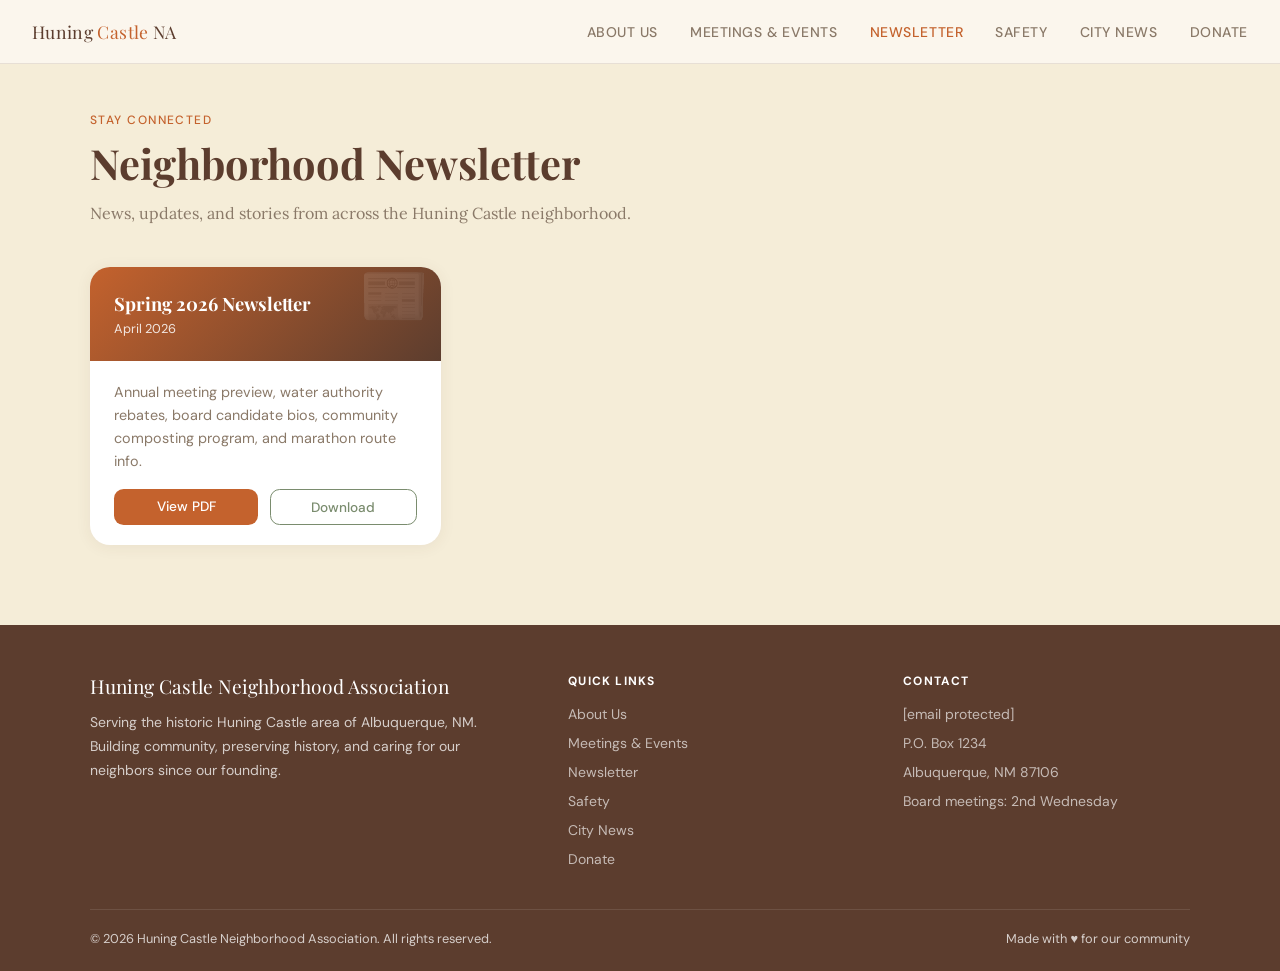
<file: newsletter.html>
<!DOCTYPE html>
<html lang="en">
<head>
  <meta charset="UTF-8">
  <meta name="viewport" content="width=device-width, initial-scale=1.0">
  <title>Newsletter — Huning Castle Neighborhood Association</title>
  <link rel="preconnect" href="https://fonts.googleapis.com">
  <link href="https://fonts.googleapis.com/css2?family=Playfair+Display:ital,wght@0,400;0,700;1,400&family=Lora:ital,wght@0,400;0,500;1,400&family=DM+Sans:wght@300;400;500&display=swap" rel="stylesheet">
  <link rel="stylesheet" href="css/styles.css">
</head>
<body>

<!-- NAV -->
<nav>
  <a href="index.html" class="nav-brand" style="text-decoration:none;">Huning <span>Castle</span> NA</a>
  <ul class="nav-links">
    <li><a href="about.html">About Us</a></li>
    <li><a href="events.html">Meetings &amp; Events</a></li>
    <li><a href="newsletter.html" class="nav-active">Newsletter</a></li>
    <li><a href="safety.html">Safety</a></li>
    <li><a href="citynews.html">City News</a></li>
    <li><a href="donate.html">Donate</a></li>
  </ul>
  <button class="hamburger" aria-label="Toggle menu" onclick="toggleMenu()">
    <span></span>
    <span></span>
    <span></span>
  </button>
</nav>

<!-- Mobile Menu -->
<div class="mobile-menu" id="mobileMenu">
  <ul>
    <li><a href="about.html" onclick="closeMenu()">About Us</a></li>
    <li><a href="events.html" onclick="closeMenu()">Meetings &amp; Events</a></li>
    <li><a href="newsletter.html" class="nav-active" onclick="closeMenu()">Newsletter</a></li>
    <li><a href="safety.html" onclick="closeMenu()">Safety</a></li>
    <li><a href="citynews.html" onclick="closeMenu()">City News</a></li>
    <li><a href="donate.html" onclick="closeMenu()">Donate</a></li>
  </ul>
</div>

<!-- NEWSLETTER -->
<section id="newsletter" style="background: var(--sand); padding-top: calc(64px + 3rem);">
  <div class="section-inner">
    <div class="section-header">
      <div class="section-label">Stay Connected</div>
      <h2 class="section-title">Neighborhood Newsletter</h2>
      <p class="section-desc">News, updates, and stories from across the Huning Castle neighborhood.</p>
    </div>
    <div id="newsletter-list" class="newsletter-grid">
      <p style="color: var(--warm-gray); font-family: 'Lora', serif;">Loading newsletters...</p>
    </div>
  </div>
</section>

<!-- FOOTER -->
<footer>
  <div class="footer-inner">
    <div class="footer-top">
      <div class="footer-brand">
        <div class="logo">Huning Castle Neighborhood Association</div>
        <p>Serving the historic Huning Castle area of Albuquerque, NM. Building community, preserving history, and caring for our neighbors since our founding.</p>
      </div>
      <div>
        <h5>Quick Links</h5>
        <ul>
          <li><a href="about.html">About Us</a></li>
          <li><a href="events.html">Meetings &amp; Events</a></li>
          <li><a href="newsletter.html">Newsletter</a></li>
          <li><a href="safety.html">Safety</a></li>
          <li><a href="citynews.html">City News</a></li>
          <li><a href="donate.html">Donate</a></li>
        </ul>
      </div>
      <div>
        <h5>Contact</h5>
        <ul>
          <li><a href="/cdn-cgi/l/email-protection#3851565e5778505b565916574a5f"><span class="__cf_email__" data-cfemail="e68f888089a68e858887c8899481">[email&#160;protected]</span></a></li>
          <li><a href="#">P.O. Box 1234</a></li>
          <li><a href="#">Albuquerque, NM 87106</a></li>
          <li><a href="#">Board meetings: 2nd Wednesday</a></li>
        </ul>
      </div>
    </div>
    <div class="footer-bottom">
      <span>© 2026 Huning Castle Neighborhood Association. All rights reserved.</span>
      <span>Made with ♥ for our community</span>
    </div>
  </div>
</footer>

<script src="js/main.js"></script>
<script>
  (function() {
    fetch('newsletters.json')
      .then(r => r.json())
      .then(newsletters => {
        newsletters.sort((a, b) => b.date.localeCompare(a.date));
        const container = document.getElementById('newsletter-list');
        if (!newsletters.length) {
          container.innerHTML = '<p style="color:var(--warm-gray); font-family:Lora,serif; font-style:italic;">No newsletters available yet. Check back soon!</p>';
          return;
        }
        container.innerHTML = newsletters.map(nl => {
          const dateObj = new Date(nl.date + 'T12:00:00');
          const displayDate = dateObj.toLocaleDateString('en-US', { year: 'numeric', month: 'long' });
          const pdfPath = 'newsletters/' + nl.filename;
          const desc = nl.description
            ? '<p>' + nl.description.replace(/</g, '&lt;') + '</p>'
            : '';
          return `
            <div class="newsletter-card">
              <div class="newsletter-card-header">
                <h4>${nl.title.replace(/</g, '&lt;')}</h4>
                <div class="date">${displayDate}</div>
              </div>
              <div class="newsletter-card-body">
                ${desc}
                <div class="newsletter-card-actions">
                  <a href="${pdfPath}" target="_blank" rel="noopener" class="newsletter-btn-view">View PDF</a>
                  <a href="${pdfPath}" download class="newsletter-btn-download">Download</a>
                </div>
              </div>
            </div>
          `;
        }).join('');
      })
      .catch(() => {
        const container = document.getElementById('newsletter-list');
        if (container) {
          container.innerHTML = '<p style="color:var(--warm-gray); font-family:Lora,serif; font-style:italic;">Newsletter archive coming soon.</p>';
        }
      });
  })();
</script>
</body>
</html>
</file>
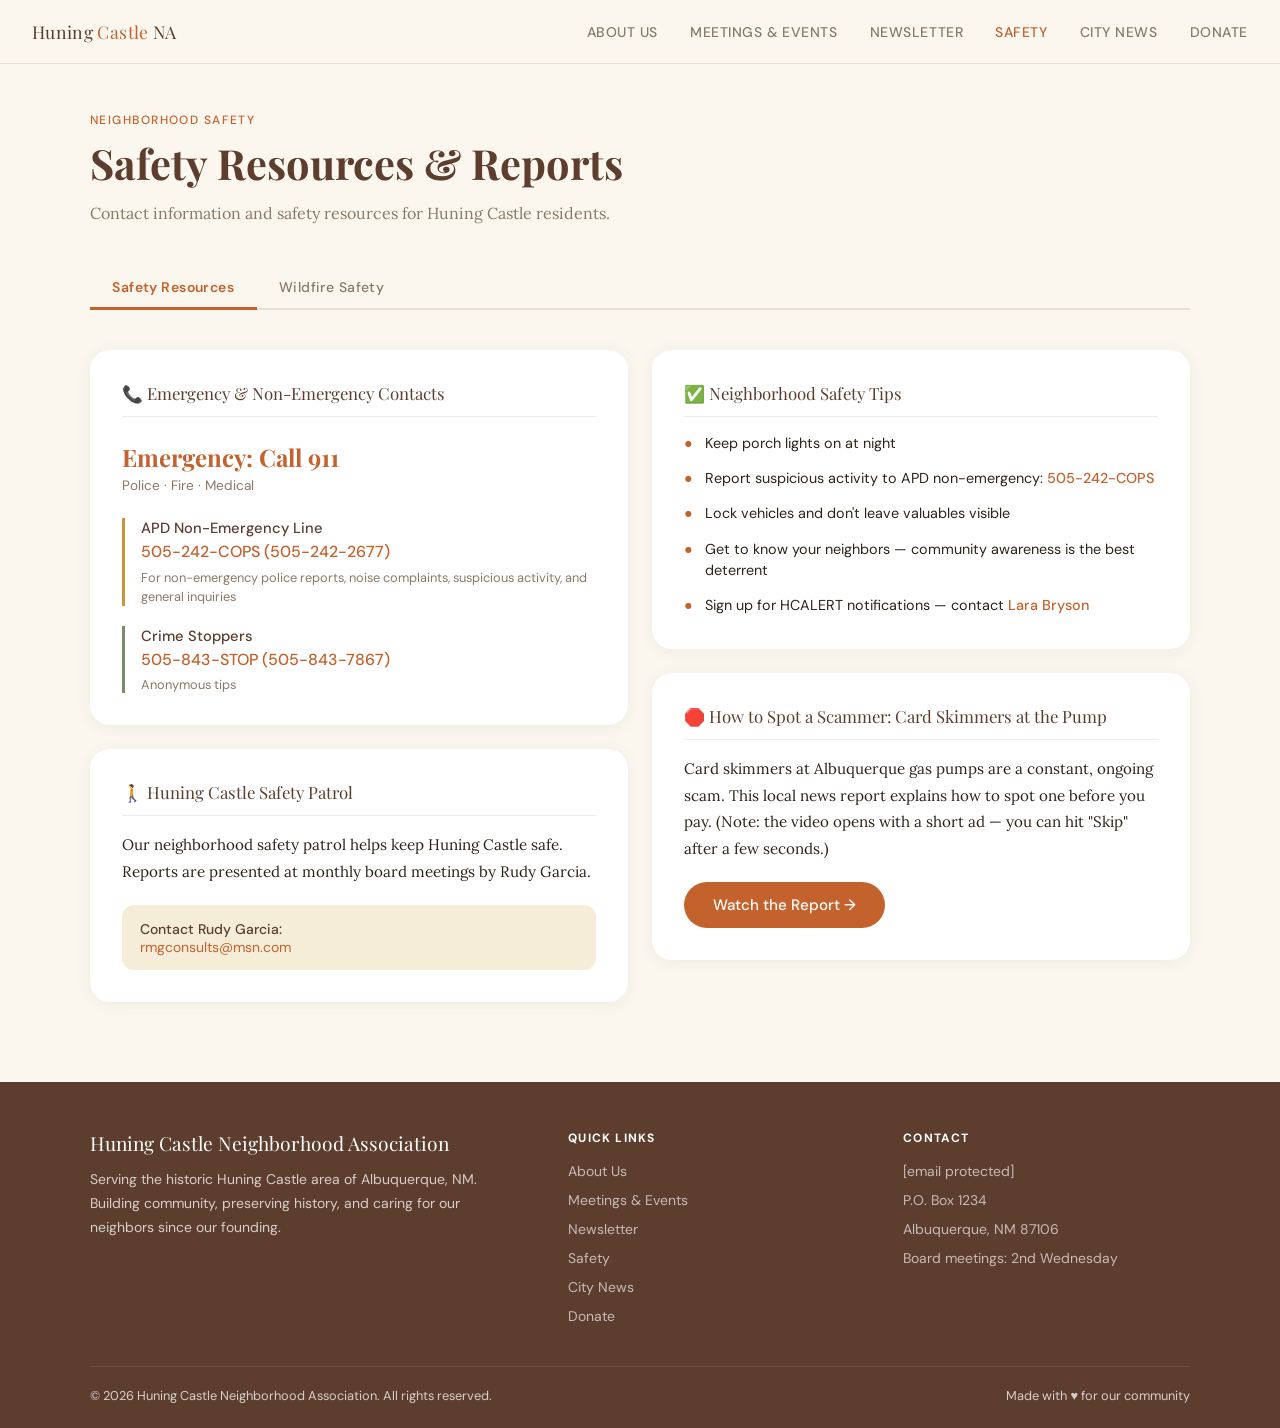
<file: safety.html>
<!DOCTYPE html>
<html lang="en">
<head>
  <meta charset="UTF-8">
  <meta name="viewport" content="width=device-width, initial-scale=1.0">
  <title>Safety — Huning Castle Neighborhood Association</title>
  <link rel="preconnect" href="https://fonts.googleapis.com">
  <link href="https://fonts.googleapis.com/css2?family=Playfair+Display:ital,wght@0,400;0,700;1,400&family=Lora:ital,wght@0,400;0,500;1,400&family=DM+Sans:wght@300;400;500&display=swap" rel="stylesheet">
  <link rel="stylesheet" href="css/styles.css">
</head>
<body>

<!-- NAV -->
<nav>
  <a href="index.html" class="nav-brand" style="text-decoration:none;">Huning <span>Castle</span> NA</a>
  <ul class="nav-links">
    <li><a href="about.html">About Us</a></li>
    <li><a href="events.html">Meetings &amp; Events</a></li>
    <li><a href="newsletter.html">Newsletter</a></li>
    <li><a href="safety.html" class="nav-active">Safety</a></li>
    <li><a href="citynews.html">City News</a></li>
    <li><a href="donate.html">Donate</a></li>
  </ul>
  <button class="hamburger" aria-label="Toggle menu" onclick="toggleMenu()">
    <span></span>
    <span></span>
    <span></span>
  </button>
</nav>

<!-- Mobile Menu -->
<div class="mobile-menu" id="mobileMenu">
  <ul>
    <li><a href="about.html" onclick="closeMenu()">About Us</a></li>
    <li><a href="events.html" onclick="closeMenu()">Meetings &amp; Events</a></li>
    <li><a href="newsletter.html" onclick="closeMenu()">Newsletter</a></li>
    <li><a href="safety.html" class="nav-active" onclick="closeMenu()">Safety</a></li>
    <li><a href="citynews.html" onclick="closeMenu()">City News</a></li>
    <li><a href="donate.html" onclick="closeMenu()">Donate</a></li>
  </ul>
</div>

<!-- SAFETY -->
<section style="background: var(--cream); padding-top: calc(64px + 3rem);">
  <div class="section-inner">
    <div class="section-header">
      <div class="section-label">Neighborhood Safety</div>
      <h2 class="section-title">Safety Resources &amp; Reports</h2>
      <p class="section-desc">Contact information and safety resources for Huning Castle residents.</p>
    </div>

    <!-- Sub-tab navigation -->
    <div class="subtab-nav">
      <button class="subtab-btn active" onclick="switchSubTab('safety', this)">Safety Resources</button>
      <button class="subtab-btn" onclick="switchSubTab('wildfire', this)">Wildfire Safety</button>
    </div>

    <div class="subtab-panel active" id="subtab-safety">
    <div id="safety-grid" style="display: grid; grid-template-columns: 1fr 1fr; gap: 1.5rem;">

      <!-- LEFT COLUMN -->
      <div style="display: flex; flex-direction: column; gap: 1.5rem;">

        <!-- Emergency Contacts Card -->
        <div style="background: white; border-radius: 1.25rem; padding: 2rem; box-shadow: 0 2px 16px rgba(92,61,46,0.07);">
          <div style="font-family: 'Playfair Display', serif; font-size: 1.05rem; color: var(--bark); margin-bottom: 1.5rem; padding-bottom: 0.75rem; border-bottom: 1px solid rgba(92,61,46,0.1);">📞 Emergency &amp; Non-Emergency Contacts</div>

          <div style="margin-bottom: 1.5rem;">
            <div style="font-family: 'Playfair Display', serif; font-size: 1.5rem; color: var(--terracotta); font-weight: 700; margin-bottom: 0.25rem;">Emergency: Call 911</div>
            <div style="font-size: 0.85rem; color: var(--warm-gray);">Police · Fire · Medical</div>
          </div>

          <div style="display: flex; flex-direction: column; gap: 1.25rem;">
            <div style="border-left: 3px solid var(--gold); padding-left: 1rem;">
              <div style="font-weight: 500; font-size: 0.92rem; color: var(--bark); margin-bottom: 0.2rem;">APD Non-Emergency Line</div>
              <div style="font-size: 1rem; color: var(--charcoal); margin-bottom: 0.35rem;"><a href="tel:5052422677" style="color: var(--terracotta); text-decoration: none; font-weight: 500;">505-242-COPS (505-242-2677)</a></div>
              <div style="font-size: 0.8rem; color: var(--warm-gray); line-height: 1.5;">For non-emergency police reports, noise complaints, suspicious activity, and general inquiries</div>
            </div>
            <div style="border-left: 3px solid var(--sage); padding-left: 1rem;">
              <div style="font-weight: 500; font-size: 0.92rem; color: var(--bark); margin-bottom: 0.2rem;">Crime Stoppers</div>
              <div style="font-size: 1rem; color: var(--charcoal); margin-bottom: 0.35rem;"><a href="tel:5058437867" style="color: var(--terracotta); text-decoration: none; font-weight: 500;">505-843-STOP (505-843-7867)</a></div>
              <div style="font-size: 0.8rem; color: var(--warm-gray);">Anonymous tips</div>
            </div>
          </div>
        </div>

        <!-- HCN Safety Patrol Card -->
        <div style="background: white; border-radius: 1.25rem; padding: 2rem; box-shadow: 0 2px 16px rgba(92,61,46,0.07);">
          <div style="font-family: 'Playfair Display', serif; font-size: 1.05rem; color: var(--bark); margin-bottom: 1rem; padding-bottom: 0.75rem; border-bottom: 1px solid rgba(92,61,46,0.1);">🚶 Huning Castle Safety Patrol</div>
          <p style="font-family: 'Lora', serif; font-size: 0.95rem; color: var(--charcoal); line-height: 1.75; margin-bottom: 1.25rem;">Our neighborhood safety patrol helps keep Huning Castle safe. Reports are presented at monthly board meetings by Rudy Garcia.</p>
          <div style="background: var(--sand); border-radius: 0.75rem; padding: 0.9rem 1.1rem; font-size: 0.875rem; color: var(--bark);">
            <span style="font-weight: 500;">Contact Rudy Garcia:</span><br>
            <a href="mailto:rmgconsults@msn.com" style="color: var(--terracotta); text-decoration: none;">rmgconsults@msn.com</a>
          </div>
        </div>

      </div>

      <!-- RIGHT COLUMN -->
      <div style="display: flex; flex-direction: column; gap: 1.5rem;">

        <!-- Safety Tips Card -->
        <div style="background: white; border-radius: 1.25rem; padding: 2rem; box-shadow: 0 2px 16px rgba(92,61,46,0.07);">
          <div style="font-family: 'Playfair Display', serif; font-size: 1.05rem; color: var(--bark); margin-bottom: 1rem; padding-bottom: 0.75rem; border-bottom: 1px solid rgba(92,61,46,0.1);">✅ Neighborhood Safety Tips</div>
          <ul style="list-style: none; padding: 0; display: flex; flex-direction: column; gap: 0.85rem;">
            <li style="display: flex; gap: 0.75rem; font-size: 0.9rem; color: var(--charcoal); line-height: 1.5;">
              <span style="color: var(--terracotta); flex-shrink: 0;">●</span>
              <span>Keep porch lights on at night</span>
            </li>
            <li style="display: flex; gap: 0.75rem; font-size: 0.9rem; color: var(--charcoal); line-height: 1.5;">
              <span style="color: var(--terracotta); flex-shrink: 0;">●</span>
              <span>Report suspicious activity to APD non-emergency: <a href="tel:5052422677" style="color: var(--terracotta); text-decoration: none; font-weight: 500;">505-242-COPS</a></span>
            </li>
            <li style="display: flex; gap: 0.75rem; font-size: 0.9rem; color: var(--charcoal); line-height: 1.5;">
              <span style="color: var(--terracotta); flex-shrink: 0;">●</span>
              <span>Lock vehicles and don't leave valuables visible</span>
            </li>
            <li style="display: flex; gap: 0.75rem; font-size: 0.9rem; color: var(--charcoal); line-height: 1.5;">
              <span style="color: var(--terracotta); flex-shrink: 0;">●</span>
              <span>Get to know your neighbors — community awareness is the best deterrent</span>
            </li>
            <li style="display: flex; gap: 0.75rem; font-size: 0.9rem; color: var(--charcoal); line-height: 1.5;">
              <span style="color: var(--terracotta); flex-shrink: 0;">●</span>
              <span>Sign up for HCALERT notifications — contact <a href="mailto:lara.bryson@hotmail.com" style="color: var(--terracotta); text-decoration: none; font-weight: 500;">Lara Bryson</a></span>
            </li>
          </ul>
        </div>

        <!-- Scam Awareness Card -->
        <div style="background: white; border-radius: 1.25rem; padding: 2rem; box-shadow: 0 2px 16px rgba(92,61,46,0.07);">
          <div style="font-family: 'Playfair Display', serif; font-size: 1.05rem; color: var(--bark); margin-bottom: 1rem; padding-bottom: 0.75rem; border-bottom: 1px solid rgba(92,61,46,0.1);">🛑 How to Spot a Scammer: Card Skimmers at the Pump</div>
          <p style="font-family: 'Lora', serif; font-size: 0.95rem; color: var(--charcoal); line-height: 1.75; margin-bottom: 1.25rem;">Card skimmers at Albuquerque gas pumps are a constant, ongoing scam. This local news report explains how to spot one before you pay. (Note: the video opens with a short ad — you can hit "Skip" after a few seconds.)</p>
          <a href="https://youtu.be/FHzH64NReds?si=f1eukBjmSbqPZnho" target="_blank" rel="noopener" class="btn-primary" style="display: inline-block;">Watch the Report →</a>
        </div>

      </div>
    </div>
    </div><!-- end subtab-safety -->

    <div class="subtab-panel" id="subtab-wildfire">
      <div class="history-prose">
        <h3>Wildfire Safety &amp; Home Readiness</h3>
        <p>New Mexico summers bring wildfire risk to our forests, bosque areas,
        and wooded pockets of the city. Residents with asthma, allergies, or
        heart and lung conditions should take extra care — stay indoors with
        windows and doors closed if smoke is nearby, keep respiratory
        medications on hand, and consider staying with family outside the fire
        zone if conditions worsen.</p>

        <p>Homes near forested or bosque areas can be harder for emergency
        crews to reach. Keep a defensible space of about 30 feet around your
        home clear of dead brush, excess trees, and other flammable material,
        and make sure driveways are accessible for emergency vehicles.</p>

        <p>If a wildfire threatens your area, evacuating early is the safest
        choice. Build a family fire plan that includes evacuation routes, a
        backup way to reach family members if power and cell service go down,
        a shelter-in-place option if evacuation isn't possible, and face masks
        on hand to protect against smoke.</p>

        <h3 style="margin-top: 2rem;">Build a Home Readiness Kit</h3>
        <p>A basic emergency kit should cover your household for at least
        three days. Suggested categories:</p>
        <ul style="list-style: none; padding: 0; display: flex; flex-direction: column; gap: 0.6rem; margin: 1rem 0;">
          <li><strong>Water:</strong> one gallon per person per day, in sealed containers, rotated every six months.</li>
          <li><strong>Food:</strong> non-perishable items, a manual can opener, and pet food if needed.</li>
          <li><strong>Clothing:</strong> a change of clothes, rain gear, sturdy shoes, and gloves.</li>
          <li><strong>Supplies:</strong> battery radio, flashlight, extra batteries, matches, and duct tape.</li>
          <li><strong>Sleep &amp; Warmth:</strong> blankets or sleeping bags.</li>
          <li><strong>Medical:</strong> first aid kit, prescriptions, and basic over-the-counter remedies.</li>
          <li><strong>Money:</strong> cash and a credit card on hand.</li>
          <li><strong>Back-ups:</strong> a spare set of glasses, contacts, and car keys.</li>
          <li><strong>Special Needs:</strong> baby, elderly, or medical-device supplies specific to your household.</li>
          <li><strong>Information:</strong> physician contacts, insurance info, and details on any medical devices.</li>
        </ul>
        <p style="color: var(--warm-gray); font-size: 0.9rem; font-style: italic;">
          Tip: keep this checklist on your refrigerator so it's easy to reference and update.
        </p>

        <div class="notice-contact" style="margin-top: 1.5rem;">
          <h5>📥 Download Full Guide</h5>
          <p><a href="Home_Readiness_Kit__Wildfire_Safety.pdf" download>Home Readiness Kit &amp; Wildfire Safety (PDF)</a></p>
        </div>
      </div>
    </div>

  </div>
</section>

<style>
  @media (max-width: 700px) {
    #safety-grid { grid-template-columns: 1fr !important; }
  }
</style>

<!-- FOOTER -->
<footer>
  <div class="footer-inner">
    <div class="footer-top">
      <div class="footer-brand">
        <div class="logo">Huning Castle Neighborhood Association</div>
        <p>Serving the historic Huning Castle area of Albuquerque, NM. Building community, preserving history, and caring for our neighbors since our founding.</p>
      </div>
      <div>
        <h5>Quick Links</h5>
        <ul>
          <li><a href="about.html">About Us</a></li>
          <li><a href="events.html">Meetings &amp; Events</a></li>
          <li><a href="newsletter.html">Newsletter</a></li>
          <li><a href="safety.html">Safety</a></li>
          <li><a href="citynews.html">City News</a></li>
          <li><a href="donate.html">Donate</a></li>
        </ul>
      </div>
      <div>
        <h5>Contact</h5>
        <ul>
          <li><a href="/cdn-cgi/l/email-protection#3851565e5778505b565916574a5f"><span class="__cf_email__" data-cfemail="e68f888089a68e858887c8899481">[email&#160;protected]</span></a></li>
          <li><a href="#">P.O. Box 1234</a></li>
          <li><a href="#">Albuquerque, NM 87106</a></li>
          <li><a href="#">Board meetings: 2nd Wednesday</a></li>
        </ul>
      </div>
    </div>
    <div class="footer-bottom">
      <span>© 2026 Huning Castle Neighborhood Association. All rights reserved.</span>
      <span>Made with ♥ for our community</span>
    </div>
  </div>
</footer>

<script src="js/main.js"></script>
</body>
</html>
</file>
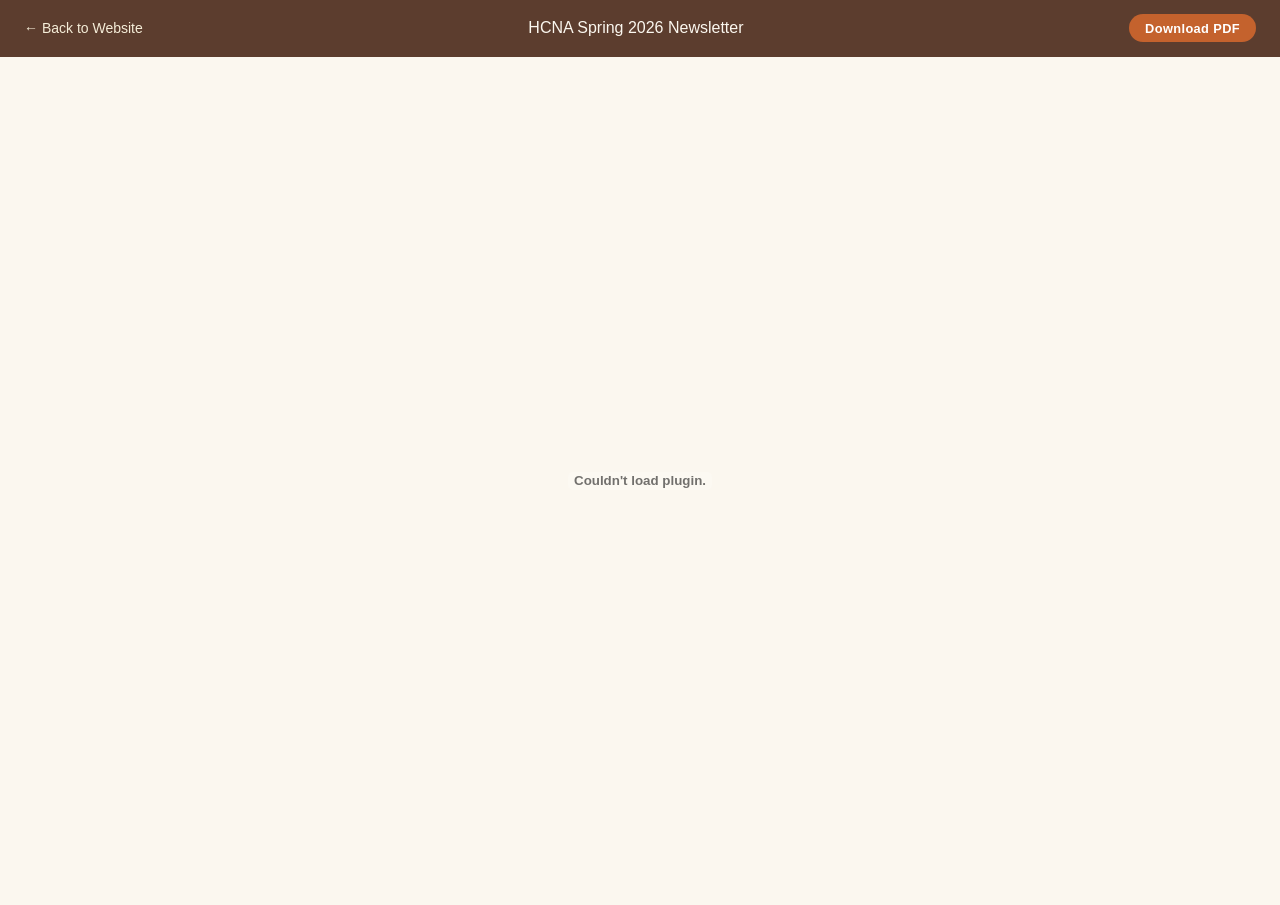
<file: newsletters/spring-2026.html>
<!DOCTYPE html>
<html lang="en">
<head>
<meta charset="UTF-8">
<meta name="viewport" content="width=device-width, initial-scale=1.0">
<title>Spring 2026 Newsletter – Huning Castle NA</title>
<style>
  :root {
    --terracotta: #C4622D;
    --bark: #5C3D2E;
    --sand: #F5EDD8;
    --cream: #FBF7EF;
    --warm-gray: #8A7968;
  }
  * { margin: 0; padding: 0; box-sizing: border-box; }
  body {
    background: var(--cream);
    font-family: 'DM Sans', sans-serif;
    min-height: 100vh;
    display: flex;
    flex-direction: column;
  }
  .toolbar {
    background: var(--bark);
    color: var(--cream);
    padding: 0.9rem 1.5rem;
    display: flex;
    align-items: center;
    gap: 1rem;
    flex-shrink: 0;
  }
  .toolbar a.back {
    color: var(--sand);
    text-decoration: none;
    font-size: 0.875rem;
    white-space: nowrap;
  }
  .toolbar a.back:hover { color: white; }
  .toolbar h1 {
    font-size: 1rem;
    font-weight: 500;
    color: var(--cream);
    flex: 1;
    text-align: center;
  }
  .toolbar a.download {
    background: var(--terracotta);
    color: white;
    text-decoration: none;
    font-size: 0.8rem;
    font-weight: 600;
    padding: 0.4rem 1rem;
    border-radius: 2rem;
    white-space: nowrap;
    letter-spacing: 0.03em;
  }
  .toolbar a.download:hover { background: #a04e22; }

  .viewer-wrap {
    flex: 1;
    display: flex;
    flex-direction: column;
  }

  embed {
    flex: 1;
    width: 100%;
    min-height: calc(100vh - 52px);
    border: none;
    display: block;
  }

  /* Fallback shown only when embed fails */
  .fallback {
    display: none;
    flex: 1;
    align-items: center;
    justify-content: center;
    flex-direction: column;
    gap: 1.5rem;
    padding: 4rem 2rem;
    text-align: center;
  }
  .fallback h2 {
    font-size: 1.4rem;
    color: var(--bark);
  }
  .fallback p { color: var(--warm-gray); max-width: 360px; }
  .fallback a {
    background: var(--terracotta);
    color: white;
    text-decoration: none;
    padding: 0.75rem 2rem;
    border-radius: 2rem;
    font-weight: 600;
    font-size: 1rem;
  }
  .fallback a:hover { background: #a04e22; }
</style>
</head>
<body>
  <div class="toolbar">
    <a class="back" href="../index.html#newsletter">← Back to Website</a>
    <h1>HCNA Spring 2026 Newsletter</h1>
    <a class="download" href="spring-2026-newsletter.pdf" download>Download PDF</a>
  </div>

  <div class="viewer-wrap" id="viewerWrap">
    <embed
      id="pdfEmbed"
      src="spring-2026-newsletter.pdf#toolbar=1&navpanes=0"
      type="application/pdf"
    />
    <div class="fallback" id="fallback">
      <h2>Open the Spring 2026 Newsletter</h2>
      <p>Your browser blocked the inline preview. Download the PDF to read it.</p>
      <a href="spring-2026-newsletter.pdf" download>Download Newsletter</a>
    </div>
  </div>

  <script>
    // If embed doesn't load within 2 seconds, show the fallback download card
    setTimeout(function() {
      var embed = document.getElementById('pdfEmbed');
      var fallback = document.getElementById('fallback');
      if (!embed || embed.offsetHeight < 50) {
        embed.style.display = 'none';
        fallback.style.display = 'flex';
      }
    }, 2000);
  </script>
</body>
</html>
</file>
<file: css/styles.css>
:root {
  --terracotta: #C4622D;
  --terracotta-light: #E8855A;
  --sand: #F5EDD8;
  --cream: #FBF7EF;
  --bark: #5C3D2E;
  --sage: #7A8C6E;
  --sage-light: #A8BA9A;
  --warm-gray: #8A7968;
  --charcoal: #2D2419;
  --gold: #C9963B;
}

* { margin: 0; padding: 0; box-sizing: border-box; }

html { scroll-behavior: smooth; }

body {
  font-family: 'DM Sans', sans-serif;
  background: var(--cream);
  color: var(--charcoal);
  overflow-x: hidden;
}

/* ─── NAV ─── */
nav {
  position: fixed; top: 0; width: 100%; z-index: 100;
  background: rgba(251,247,239,0.92);
  backdrop-filter: blur(12px);
  border-bottom: 1px solid rgba(92,61,46,0.12);
  padding: 0 2rem;
  display: flex; align-items: center; justify-content: space-between;
  height: 64px;
}
.nav-brand {
  font-family: 'Playfair Display', serif;
  font-size: 1.1rem;
  color: var(--bark);
  letter-spacing: 0.02em;
}
.nav-brand span { color: var(--terracotta); }
.nav-links { display: flex; gap: 2rem; list-style: none; }
.nav-links a {
  text-decoration: none;
  font-size: 0.875rem;
  font-weight: 500;
  color: var(--warm-gray);
  letter-spacing: 0.04em;
  text-transform: uppercase;
  transition: color 0.2s;
}
.nav-links a:hover { color: var(--terracotta); }
.nav-cta {
  background: var(--terracotta);
  color: white !important;
  padding: 0.4rem 1.1rem;
  border-radius: 2rem;
  transition: background 0.2s !important;
}
.nav-cta:hover { background: var(--bark) !important; color: white !important; }

/* ─── HAMBURGER MENU ─── */
.hamburger {
  display: none;
  flex-direction: column;
  justify-content: center;
  gap: 5px;
  width: 32px;
  height: 32px;
  background: none;
  border: none;
  cursor: pointer;
  padding: 4px;
  z-index: 110;
}
.hamburger span {
  display: block;
  width: 100%;
  height: 2.5px;
  background: var(--bark);
  border-radius: 2px;
  transition: all 0.3s ease;
}
.hamburger.active span:nth-child(1) {
  transform: rotate(45deg) translate(5px, 5px);
}
.hamburger.active span:nth-child(2) {
  opacity: 0;
}
.hamburger.active span:nth-child(3) {
  transform: rotate(-45deg) translate(6px, -6px);
}

.mobile-menu {
  position: fixed;
  top: 64px;
  left: 0;
  right: 0;
  bottom: 0;
  background: rgba(251,247,239,0.98);
  backdrop-filter: blur(12px);
  z-index: 99;
  display: none;
  opacity: 0;
  transition: opacity 0.3s ease;
}
.mobile-menu.active {
  display: block;
  opacity: 1;
}
.mobile-menu ul {
  list-style: none;
  display: flex;
  flex-direction: column;
  align-items: center;
  justify-content: center;
  height: 100%;
  gap: 0.5rem;
  padding: 2rem;
}
.mobile-menu li {
  width: 100%;
  text-align: center;
}
.mobile-menu a {
  display: block;
  padding: 1rem 2rem;
  font-size: 1.1rem;
  font-weight: 500;
  color: var(--bark);
  text-decoration: none;
  letter-spacing: 0.02em;
  border-radius: 0.75rem;
  transition: background 0.2s, color 0.2s;
}
.mobile-menu a:hover {
  background: var(--sand);
  color: var(--terracotta);
}
.mobile-menu .mobile-cta {
  background: var(--terracotta);
  color: white;
  margin-top: 1rem;
  border-radius: 2rem;
}
.mobile-menu .mobile-cta:hover {
  background: var(--bark);
}

@media (max-width: 900px) {
  .hamburger { display: flex; }
}

/* ─── HERO ─── */
#home {
  min-height: 100vh;
  display: flex; align-items: center;
  position: relative;
  overflow: hidden;
  padding-top: 64px;
}
.hero-bg {
  position: absolute; inset: 0;
  background:
    radial-gradient(ellipse 70% 60% at 80% 50%, rgba(196,98,45,0.1) 0%, transparent 60%),
    radial-gradient(ellipse 50% 70% at 10% 80%, rgba(122,140,110,0.12) 0%, transparent 60%),
    var(--cream);
}
.hero-pattern {
  position: absolute; inset: 0; opacity: 0.04;
  background-image: repeating-linear-gradient(
    45deg, var(--bark) 0, var(--bark) 1px, transparent 0, transparent 50%
  );
  background-size: 20px 20px;
}
.hero-content {
  position: relative; z-index: 2;
  max-width: 1100px; margin: 0 auto;
  padding: 4rem 2rem;
  display: grid; grid-template-columns: 1fr 1fr; gap: 4rem; align-items: center;
}
.hero-text { animation: fadeUp 0.8s ease both; }
.hero-badge {
  display: inline-flex; align-items: center; gap: 0.5rem;
  background: rgba(196,98,45,0.1);
  border: 1px solid rgba(196,98,45,0.25);
  color: var(--terracotta);
  font-size: 0.78rem;
  font-weight: 500;
  letter-spacing: 0.08em;
  text-transform: uppercase;
  padding: 0.4rem 1rem;
  border-radius: 2rem;
  margin-bottom: 1.5rem;
}
.hero-title {
  font-family: 'Playfair Display', serif;
  font-size: clamp(2.5rem, 5vw, 4rem);
  line-height: 1.15;
  color: var(--bark);
  margin-bottom: 1.25rem;
}
.hero-title em { color: var(--terracotta); font-style: italic; }
.hero-subtitle {
  font-family: 'Lora', serif;
  font-size: 1.1rem;
  color: var(--warm-gray);
  line-height: 1.75;
  margin-bottom: 2rem;
}
.hero-actions { display: flex; gap: 1rem; flex-wrap: wrap; }
.btn-primary {
  background: var(--terracotta);
  color: white;
  padding: 0.8rem 1.8rem;
  border-radius: 2rem;
  text-decoration: none;
  font-weight: 500;
  font-size: 0.95rem;
  transition: background 0.2s, transform 0.15s;
  display: inline-block;
}
.btn-primary:hover { background: var(--bark); transform: translateY(-1px); }
.btn-secondary {
  border: 2px solid var(--sage);
  color: var(--sage);
  padding: 0.75rem 1.8rem;
  border-radius: 2rem;
  text-decoration: none;
  font-weight: 500;
  font-size: 0.95rem;
  transition: all 0.2s;
  display: inline-block;
}
.btn-secondary:hover { background: var(--sage); color: white; }

.hero-card {
  background: white;
  border-radius: 1.5rem;
  padding: 2rem;
  box-shadow: 0 8px 40px rgba(92,61,46,0.12), 0 2px 8px rgba(92,61,46,0.06);
  animation: fadeUp 0.8s 0.2s ease both;
  position: relative;
}
.hero-card::before {
  content: '';
  position: absolute; top: -2px; left: 2rem; right: 2rem; height: 4px;
  background: linear-gradient(90deg, var(--terracotta), var(--gold));
  border-radius: 0 0 4px 4px;
}
.hero-card h3 {
  font-family: 'Playfair Display', serif;
  font-size: 1.1rem;
  color: var(--bark);
  margin-bottom: 1.25rem;
  display: flex; align-items: center; gap: 0.5rem;
}
.quick-event {
  display: flex; align-items: flex-start; gap: 1rem;
  padding: 0.85rem 0;
  border-bottom: 1px solid rgba(92,61,46,0.08);
}
.quick-event:last-child { border-bottom: none; }
.event-date-box {
  background: var(--sand);
  border-radius: 0.75rem;
  padding: 0.4rem 0.7rem;
  text-align: center;
  min-width: 48px;
  flex-shrink: 0;
}
.event-date-box .month {
  font-size: 0.65rem;
  text-transform: uppercase;
  letter-spacing: 0.08em;
  color: var(--terracotta);
  font-weight: 500;
}
.event-date-box .day {
  font-family: 'Playfair Display', serif;
  font-size: 1.3rem;
  color: var(--bark);
  line-height: 1;
}
.quick-event-info .title { font-weight: 500; font-size: 0.9rem; color: var(--charcoal); }
.quick-event-info .time { font-size: 0.8rem; color: var(--warm-gray); margin-top: 0.15rem; }

/* ─── SECTIONS SHARED ─── */
section { padding: 5rem 2rem; }
.section-inner { max-width: 1100px; margin: 0 auto; }
.section-label {
  font-size: 0.75rem;
  text-transform: uppercase;
  letter-spacing: 0.12em;
  color: var(--terracotta);
  font-weight: 500;
  margin-bottom: 0.6rem;
}
.section-title {
  font-family: 'Playfair Display', serif;
  font-size: clamp(1.8rem, 3.5vw, 2.6rem);
  color: var(--bark);
  line-height: 1.2;
  margin-bottom: 0.75rem;
}
.section-desc {
  font-family: 'Lora', serif;
  color: var(--warm-gray);
  font-size: 1rem;
  line-height: 1.7;
  max-width: 560px;
}
.section-header { margin-bottom: 2.5rem; }

/* ─── NEWS ─── */
#news { background: var(--sand); }
.news-grid { display: grid; grid-template-columns: repeat(auto-fill, minmax(300px, 1fr)); gap: 1.5rem; }
.news-card {
  background: white;
  border-radius: 1.25rem;
  overflow: hidden;
  box-shadow: 0 2px 16px rgba(92,61,46,0.07);
  transition: transform 0.2s, box-shadow 0.2s;
}
.news-card:hover { transform: translateY(-3px); box-shadow: 0 8px 24px rgba(92,61,46,0.13); }
.news-card-accent { height: 6px; }
.accent-terracotta { background: var(--terracotta); }
.accent-sage { background: var(--sage); }
.accent-gold { background: var(--gold); }
.news-card-body { padding: 1.5rem; }
.news-tag {
  display: inline-block;
  font-size: 0.7rem;
  text-transform: uppercase;
  letter-spacing: 0.1em;
  padding: 0.25rem 0.75rem;
  border-radius: 2rem;
  margin-bottom: 0.75rem;
  font-weight: 500;
}
.tag-announce { background: rgba(196,98,45,0.1); color: var(--terracotta); }
.tag-update { background: rgba(122,140,110,0.12); color: var(--sage); }
.tag-reminder { background: rgba(201,150,59,0.12); color: var(--gold); }
.news-card h4 {
  font-family: 'Playfair Display', serif;
  font-size: 1.1rem;
  color: var(--bark);
  margin-bottom: 0.6rem;
  line-height: 1.35;
}
.news-card p { font-size: 0.9rem; color: var(--warm-gray); line-height: 1.6; }
.news-card-footer {
  display: flex; justify-content: space-between; align-items: center;
  padding: 1rem 1.5rem;
  border-top: 1px solid rgba(92,61,46,0.07);
  font-size: 0.8rem;
  color: var(--warm-gray);
}
.read-more { color: var(--terracotta); text-decoration: none; font-weight: 500; }
.read-more:hover { text-decoration: underline; }

/* ─── EVENTS ─── */
#events { background: var(--cream); }
.events-layout { display: grid; grid-template-columns: 1fr 340px; gap: 2.5rem; }
.events-list { display: flex; flex-direction: column; gap: 1rem; }
.event-row {
  background: white;
  border-radius: 1rem;
  padding: 1.25rem 1.5rem;
  display: flex; align-items: center; gap: 1.5rem;
  box-shadow: 0 2px 12px rgba(92,61,46,0.06);
  transition: box-shadow 0.2s, transform 0.15s;
  border-left: 4px solid transparent;
}
.event-row:hover { box-shadow: 0 4px 20px rgba(92,61,46,0.1); transform: translateX(3px); }
.event-row.featured { border-left-color: var(--terracotta); }
.event-row.community { border-left-color: var(--sage); }
.event-row.meeting { border-left-color: var(--gold); }
.event-big-date {
  text-align: center; flex-shrink: 0;
  min-width: 56px;
}
.event-big-date .month {
  font-size: 0.65rem; text-transform: uppercase; letter-spacing: 0.1em;
  color: var(--warm-gray); font-weight: 500;
}
.event-big-date .day {
  font-family: 'Playfair Display', serif;
  font-size: 2rem; line-height: 1; color: var(--bark);
}
.event-info { flex: 1; }
.event-info h4 { font-family: 'Playfair Display', serif; font-size: 1.05rem; color: var(--bark); }
.event-meta { font-size: 0.82rem; color: var(--warm-gray); margin-top: 0.2rem; }
.event-badge {
  font-size: 0.7rem; padding: 0.2rem 0.65rem; border-radius: 2rem;
  text-transform: uppercase; letter-spacing: 0.08em; font-weight: 500;
}
.badge-featured { background: rgba(196,98,45,0.1); color: var(--terracotta); }
.badge-community { background: rgba(122,140,110,0.12); color: var(--sage); }
.badge-meeting { background: rgba(201,150,59,0.12); color: var(--gold); }

/* ─── EXPANDABLE EVENT CARDS ─── */
.event-row.expandable {
  cursor: pointer;
  user-select: none;
}
.event-row.expandable:hover {
  background: rgba(122,140,110,0.04);
}
.event-row.expandable h4 {
  display: flex;
  align-items: center;
  gap: 0.5rem;
}
.expand-icon {
  font-size: 0.65rem;
  color: var(--sage);
  transition: transform 0.3s ease;
}
.event-row.expandable.active .expand-icon {
  transform: rotate(180deg);
}
.event-details {
  max-height: 0;
  overflow: hidden;
  transition: max-height 0.4s ease, padding 0.3s ease;
  background: white;
  border-radius: 0 0 1rem 1rem;
  margin-top: -0.5rem;
  margin-bottom: 0.5rem;
  box-shadow: 0 4px 16px rgba(92,61,46,0.08);
  border-left: 4px solid var(--sage);
}
.event-details.active {
  max-height: 1200px;
}
.event-details-inner {
  padding: 1.5rem 1.75rem 1.75rem;
}
.notice-intro {
  font-family: 'Lora', serif;
  font-size: 0.95rem;
  line-height: 1.7;
  color: var(--charcoal);
  margin-bottom: 1.25rem;
}
.notice-alert {
  background: rgba(201,150,59,0.12);
  border-left: 4px solid var(--gold);
  padding: 1rem 1.25rem;
  border-radius: 0.5rem;
  font-size: 0.9rem;
  color: var(--bark);
  margin-bottom: 1.5rem;
  line-height: 1.6;
}
.notice-section {
  margin-bottom: 1.25rem;
}
.notice-section h5 {
  font-family: 'Playfair Display', serif;
  font-size: 0.95rem;
  color: var(--bark);
  margin-bottom: 0.5rem;
}
.notice-section p,
.notice-section li {
  font-size: 0.9rem;
  color: var(--charcoal);
  line-height: 1.6;
}
.notice-section ul {
  list-style: none;
  padding: 0;
  margin: 0;
  display: flex;
  flex-direction: column;
  gap: 0.35rem;
}
.notice-note {
  font-size: 0.85rem;
  color: var(--warm-gray);
  font-style: italic;
  margin-top: 0.5rem;
}
.course-links {
  display: flex;
  flex-wrap: wrap;
  gap: 0.5rem;
  margin-top: 0.5rem;
}
.course-links a {
  display: inline-block;
  padding: 0.4rem 0.9rem;
  background: var(--sand);
  color: var(--bark);
  text-decoration: none;
  font-size: 0.82rem;
  font-weight: 500;
  border-radius: 2rem;
  transition: background 0.2s, color 0.2s;
}
.course-links a:hover {
  background: var(--sage);
  color: white;
}
.notice-contact {
  background: var(--sand);
  padding: 1rem 1.25rem;
  border-radius: 0.75rem;
  margin-top: 1.5rem;
  margin-bottom: 0;
}
.notice-contact h5 {
  margin-bottom: 0.35rem;
}
.notice-contact a {
  color: var(--terracotta);
  text-decoration: none;
}
.notice-contact a:hover {
  text-decoration: underline;
}

.events-sidebar {}
.sidebar-card {
  background: white;
  border-radius: 1.25rem;
  padding: 1.75rem;
  box-shadow: 0 2px 16px rgba(92,61,46,0.07);
}
.sidebar-card h4 {
  font-family: 'Playfair Display', serif;
  font-size: 1.05rem; color: var(--bark); margin-bottom: 1rem;
}
.mini-calendar-grid {
  display: grid; grid-template-columns: repeat(7, 1fr);
  gap: 2px; text-align: center;
}
.cal-header { font-size: 0.65rem; text-transform: uppercase; letter-spacing: 0.06em; color: var(--warm-gray); padding: 0.3rem 0; }
.cal-day {
  font-size: 0.82rem; padding: 0.3rem 0; border-radius: 50%;
  cursor: pointer; transition: background 0.15s; color: var(--charcoal);
}
.cal-day:hover { background: var(--sand); }
.cal-day.has-event { background: var(--sand); color: var(--terracotta); font-weight: 600; }
.cal-day.today { background: var(--terracotta); color: white !important; }
.cal-day.empty { color: transparent; pointer-events: none; }
.cal-month {
  font-family: 'Playfair Display', serif;
  font-size: 1rem; color: var(--bark);
  text-align: center; margin-bottom: 0.75rem;
}

/* ─── RESOURCES ─── */
#resources { background: white; }
.resources-grid { display: grid; grid-template-columns: repeat(auto-fill, minmax(260px, 1fr)); gap: 1.25rem; }
.resource-item {
  display: flex; align-items: center; gap: 1rem;
  padding: 1.25rem;
  border: 1.5px solid rgba(92,61,46,0.1);
  border-radius: 1rem;
  text-decoration: none;
  transition: border-color 0.2s, box-shadow 0.2s, transform 0.15s;
  background: white;
}
.resource-item:hover {
  border-color: var(--terracotta);
  box-shadow: 0 4px 16px rgba(196,98,45,0.1);
  transform: translateY(-2px);
}
.resource-icon {
  width: 44px; height: 44px; border-radius: 0.75rem;
  display: flex; align-items: center; justify-content: center;
  font-size: 1.2rem; flex-shrink: 0;
}
.icon-pdf { background: rgba(196,98,45,0.1); }
.icon-doc { background: rgba(122,140,110,0.12); }
.icon-link { background: rgba(201,150,59,0.12); }
.resource-info .title { font-weight: 500; font-size: 0.92rem; color: var(--bark); }
.resource-info .desc { font-size: 0.8rem; color: var(--warm-gray); margin-top: 0.15rem; }

/* ─── BOARD / CONTACT ─── */
#contact { background: var(--sand); }
.contact-layout { display: grid; grid-template-columns: 1.2fr 1fr; gap: 3rem; align-items: start; }
.board-grid { display: grid; grid-template-columns: 1fr 1fr; gap: 1rem; }
.board-member {
  background: white;
  border-radius: 1rem;
  padding: 1.25rem;
  box-shadow: 0 2px 12px rgba(92,61,46,0.06);
}
.board-member .avatar {
  width: 44px; height: 44px; border-radius: 50%;
  background: linear-gradient(135deg, var(--terracotta-light), var(--terracotta));
  display: flex; align-items: center; justify-content: center;
  color: white; font-family: 'Playfair Display', serif;
  font-size: 1.1rem; font-weight: 700;
  margin-bottom: 0.75rem;
}
.board-member .name { font-weight: 500; font-size: 0.92rem; color: var(--bark); }
.board-member .role { font-size: 0.78rem; color: var(--terracotta); margin-top: 0.15rem; }
.board-member .email { font-size: 0.78rem; color: var(--warm-gray); margin-top: 0.25rem; }

.contact-form-card {
  background: white;
  border-radius: 1.5rem;
  padding: 2rem;
  box-shadow: 0 4px 24px rgba(92,61,46,0.08);
}
.contact-form-card h4 {
  font-family: 'Playfair Display', serif;
  font-size: 1.2rem; color: var(--bark); margin-bottom: 1.25rem;
}
.form-row { margin-bottom: 1rem; }
.form-row label { display: block; font-size: 0.8rem; font-weight: 500; color: var(--bark); margin-bottom: 0.4rem; letter-spacing: 0.03em; }
.form-row input, .form-row textarea, .form-row select {
  width: 100%;
  padding: 0.65rem 0.9rem;
  border: 1.5px solid rgba(92,61,46,0.15);
  border-radius: 0.6rem;
  font-family: 'DM Sans', sans-serif;
  font-size: 0.9rem;
  color: var(--charcoal);
  background: var(--cream);
  transition: border-color 0.2s;
  outline: none;
}
.form-row input:focus, .form-row textarea:focus, .form-row select:focus {
  border-color: var(--terracotta);
}
.form-row textarea { resize: vertical; min-height: 90px; }
.btn-submit {
  width: 100%;
  background: var(--terracotta);
  color: white;
  border: none;
  padding: 0.85rem;
  border-radius: 0.75rem;
  font-family: 'DM Sans', sans-serif;
  font-size: 0.95rem;
  font-weight: 500;
  cursor: pointer;
  transition: background 0.2s;
  margin-top: 0.5rem;
}
.btn-submit:hover { background: var(--bark); }

/* ─── FOOTER ─── */
footer {
  background: var(--bark);
  color: rgba(255,255,255,0.75);
  padding: 3rem 2rem 1.5rem;
}
.footer-inner { max-width: 1100px; margin: 0 auto; }
.footer-top { display: grid; grid-template-columns: 1.5fr 1fr 1fr; gap: 3rem; margin-bottom: 2.5rem; }
.footer-brand { }
.footer-brand .logo {
  font-family: 'Playfair Display', serif;
  font-size: 1.2rem; color: white; margin-bottom: 0.75rem;
}
.footer-brand p { font-size: 0.875rem; line-height: 1.7; }
footer h5 { font-size: 0.75rem; text-transform: uppercase; letter-spacing: 0.1em; color: white; margin-bottom: 0.85rem; }
footer ul { list-style: none; display: flex; flex-direction: column; gap: 0.5rem; }
footer ul a { color: rgba(255,255,255,0.65); text-decoration: none; font-size: 0.875rem; transition: color 0.2s; }
footer ul a:hover { color: var(--terracotta-light); }
.footer-bottom {
  border-top: 1px solid rgba(255,255,255,0.1);
  padding-top: 1.25rem;
  display: flex; justify-content: space-between; align-items: center;
  font-size: 0.8rem;
}

/* ─── ANIMATIONS ─── */
@keyframes fadeUp {
  from { opacity: 0; transform: translateY(24px); }
  to { opacity: 1; transform: translateY(0); }
}

/* ─── RESPONSIVE ─── */
@media (max-width: 900px) {
  .hero-content { grid-template-columns: 1fr; gap: 2rem; }
  .events-layout { grid-template-columns: 1fr; }
  .contact-layout { grid-template-columns: 1fr; }
  .footer-top { grid-template-columns: 1fr 1fr; }
  .nav-links { display: none; }

  /* Agenda grid to single column */
  .agenda-layout {
    grid-template-columns: 1fr !important;
  }
}

@media (max-width: 600px) {
  /* General spacing */
  section { padding: 3rem 1.25rem; }
  .section-inner { padding: 0; }

  /* Nav */
  nav { padding: 0 1rem; }
  .nav-brand { font-size: 1rem; }

  /* Hero */
  #home { min-height: auto; padding-top: 80px; padding-bottom: 2rem; }
  .hero-content { padding: 2rem 1.25rem; }
  .hero-title { font-size: 2rem; }
  .hero-subtitle { font-size: 1rem; }
  .hero-badge { font-size: 0.7rem; padding: 0.35rem 0.85rem; }
  .hero-actions { flex-direction: column; }
  .hero-actions a { width: 100%; text-align: center; }
  .hero-card { padding: 1.5rem; }
  .hero-card h3 { font-size: 1rem; }

  /* Section headers */
  .section-title { font-size: 1.6rem; }
  .section-desc { font-size: 0.92rem; }
  .section-header { margin-bottom: 1.75rem; }

  /* Events */
  .event-row {
    flex-direction: column;
    align-items: flex-start;
    gap: 0.75rem;
    padding: 1rem 1.25rem;
  }
  .event-big-date {
    display: flex;
    align-items: center;
    gap: 0.5rem;
    min-width: auto;
  }
  .event-big-date .month { font-size: 0.75rem; }
  .event-big-date .day { font-size: 1.5rem; }
  .event-info h4 { font-size: 1rem; }
  .event-meta { font-size: 0.8rem; }
  .event-badge { align-self: flex-start; }

  /* Expandable event details */
  .event-details-inner { padding: 1.25rem; }
  .notice-intro { font-size: 0.9rem; }
  .notice-alert { padding: 0.85rem 1rem; font-size: 0.85rem; }
  .notice-section h5 { font-size: 0.9rem; }
  .notice-section p, .notice-section li { font-size: 0.85rem; }
  .course-links { gap: 0.4rem; }
  .course-links a { padding: 0.35rem 0.75rem; font-size: 0.78rem; }

  /* Calendar sidebar */
  .events-sidebar { margin-top: 1rem; }
  .sidebar-card { padding: 1.25rem; }
  .cal-day { font-size: 0.75rem; padding: 0.4rem 0; }

  /* Resources */
  .resources-grid { grid-template-columns: 1fr; gap: 1rem; }
  .resource-item { padding: 1rem; }
  .resource-icon { width: 40px; height: 40px; font-size: 1rem; }
  .resource-info .title { font-size: 0.88rem; }

  /* Board members */
  .board-grid { grid-template-columns: 1fr; }
  .board-member {
    display: flex;
    align-items: center;
    gap: 1rem;
    padding: 1rem;
  }
  .board-member .avatar {
    margin-bottom: 0;
    width: 48px;
    height: 48px;
    flex-shrink: 0;
  }

  /* Contact form */
  .contact-form-card { padding: 1.5rem; }
  .contact-form-card h4 { font-size: 1.1rem; }
  .form-row input, .form-row textarea, .form-row select {
    padding: 0.75rem 1rem;
    font-size: 16px; /* Prevents iOS zoom on focus */
  }

  /* Agenda section */
  .agenda-layout > div:first-child {
    padding: 1.5rem !important;
  }
  .agenda-layout > div:last-child > div {
    padding: 1.25rem !important;
  }
  #agenda ol li {
    padding: 0.85rem 0 !important;
  }
  #agenda ol li span:first-child {
    min-width: 24px !important;
    font-size: 1rem !important;
  }
  #agenda ol li span:last-child,
  #agenda ol li > div {
    font-size: 0.9rem !important;
  }

  /* Footer */
  .footer-top { grid-template-columns: 1fr; gap: 2rem; }
  .footer-brand .logo { font-size: 1.1rem; }
  .footer-brand p { font-size: 0.85rem; }
  footer { padding: 2rem 1.25rem 1.25rem; }
  .footer-bottom {
    flex-direction: column;
    gap: 0.5rem;
    text-align: center;
    font-size: 0.75rem;
  }
}

/* Extra small devices */
@media (max-width: 380px) {
  .hero-title { font-size: 1.75rem; }
  .btn-primary, .btn-secondary {
    padding: 0.7rem 1.4rem;
    font-size: 0.9rem;
  }
  .event-info h4 { font-size: 0.95rem; }
  .section-title { font-size: 1.4rem; }
}

/* ─── SUB-TABS ─── */
.subtab-nav {
  display: flex;
  gap: 0;
  margin-bottom: 2.5rem;
  border-bottom: 2px solid rgba(92,61,46,0.12);
  flex-wrap: wrap;
}
.subtab-btn {
  background: none;
  border: none;
  padding: 0.7rem 1.4rem;
  font-family: 'DM Sans', sans-serif;
  font-size: 0.875rem;
  font-weight: 500;
  color: var(--warm-gray);
  cursor: pointer;
  border-bottom: 3px solid transparent;
  margin-bottom: -2px;
  transition: color 0.2s, border-color 0.2s;
  letter-spacing: 0.03em;
}
.subtab-btn:hover { color: var(--terracotta); }
.subtab-btn.active { color: var(--terracotta); border-bottom-color: var(--terracotta); font-weight: 600; }
.subtab-panel { display: none; }
.subtab-panel.active { display: block; }

/* History prose */
.history-prose {
  max-width: 780px;
}
.history-prose h3 {
  font-family: 'Playfair Display', serif;
  font-size: 1.4rem;
  color: var(--bark);
  margin-bottom: 1.25rem;
}
.history-prose p {
  font-family: 'Lora', serif;
  font-size: 1rem;
  color: var(--charcoal);
  line-height: 1.85;
  margin-bottom: 1.25rem;
}
.history-prose p:last-child { margin-bottom: 0; }

/* Divider ornament */
.ornament {
  text-align: center; margin-bottom: 2.5rem;
  color: var(--sage-light); font-size: 1.2rem; letter-spacing: 0.3em;
}

/* ─── NEWSLETTER ─── */
.newsletter-grid {
  display: grid;
  grid-template-columns: repeat(auto-fill, minmax(340px, 1fr));
  gap: 1.5rem;
}
.newsletter-card {
  background: white;
  border-radius: 1.25rem;
  overflow: hidden;
  box-shadow: 0 2px 16px rgba(92,61,46,0.07);
  transition: transform 0.2s, box-shadow 0.2s;
}
.newsletter-card:hover {
  transform: translateY(-3px);
  box-shadow: 0 8px 24px rgba(92,61,46,0.13);
}
.newsletter-card-header {
  background: linear-gradient(135deg, var(--terracotta) 0%, var(--bark) 100%);
  padding: 1.5rem;
  color: white;
  position: relative;
  overflow: hidden;
}
.newsletter-card-header::after {
  content: '📰';
  position: absolute;
  top: -8px;
  right: 12px;
  font-size: 3.5rem;
  opacity: 0.12;
}
.newsletter-card-header h4 {
  font-family: 'Playfair Display', serif;
  font-size: 1.15rem;
  margin-bottom: 0.25rem;
}
.newsletter-card-header .date {
  font-size: 0.8rem;
  opacity: 0.85;
}
.newsletter-card-body {
  padding: 1.25rem 1.5rem;
}
.newsletter-card-body p {
  font-size: 0.9rem;
  color: var(--warm-gray);
  line-height: 1.6;
  margin-bottom: 1rem;
}
.newsletter-card-actions {
  display: flex;
  gap: 0.75rem;
}
.newsletter-card-actions a {
  flex: 1;
  text-align: center;
  padding: 0.55rem 1rem;
  border-radius: 0.6rem;
  font-size: 0.85rem;
  font-weight: 500;
  text-decoration: none;
  transition: background 0.2s, color 0.2s;
}
.newsletter-btn-view {
  background: var(--terracotta);
  color: white;
}
.newsletter-btn-view:hover {
  background: var(--bark);
}
.newsletter-btn-download {
  border: 1.5px solid var(--sage);
  color: var(--sage);
  background: transparent;
}
.newsletter-btn-download:hover {
  background: var(--sage);
  color: white;
}

@media (max-width: 600px) {
  .newsletter-grid {
    grid-template-columns: 1fr;
  }
  .newsletter-card-body {
    padding: 1rem 1.25rem;
  }
  .newsletter-card-actions {
    flex-direction: column;
  }
}

/* ─── ACTIVE NAV ─── */
.nav-links a.nav-active { color: var(--terracotta); }
.mobile-menu a.nav-active { color: var(--terracotta); background: var(--sand); }
</file>
